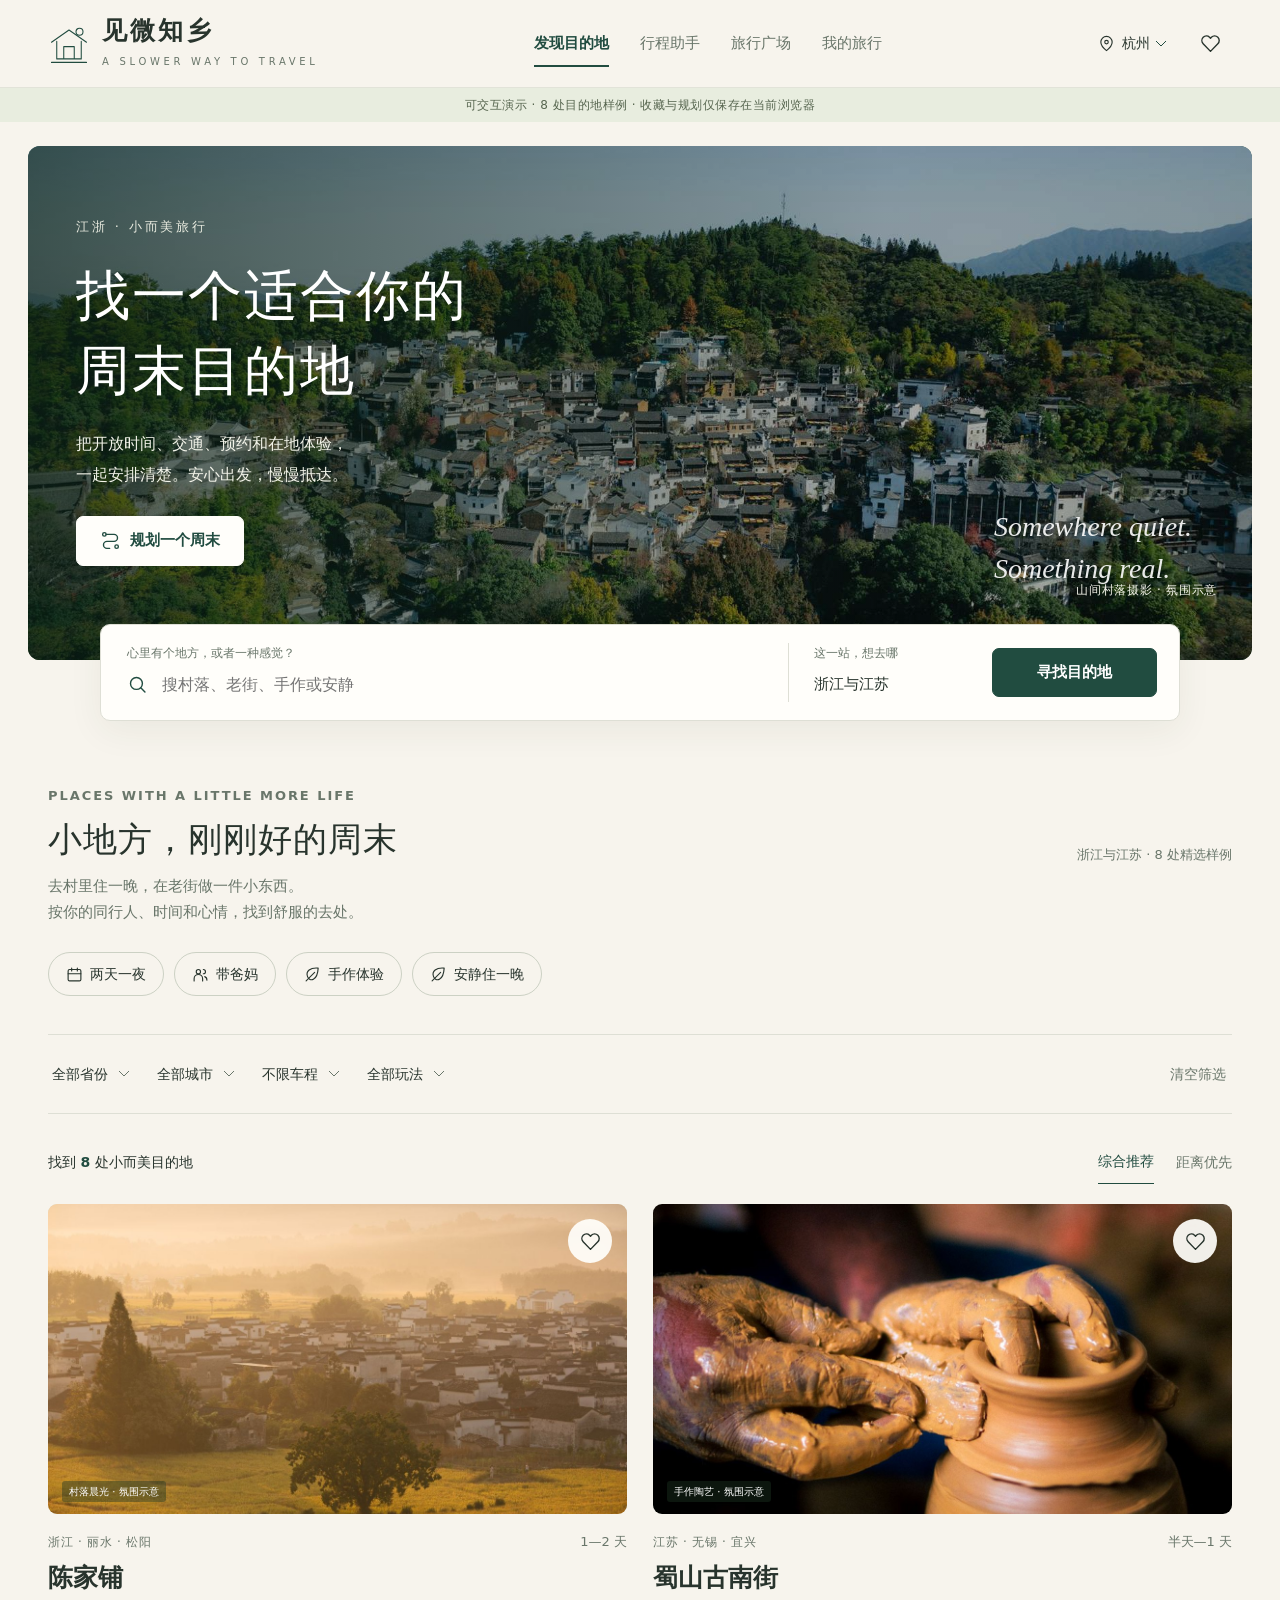
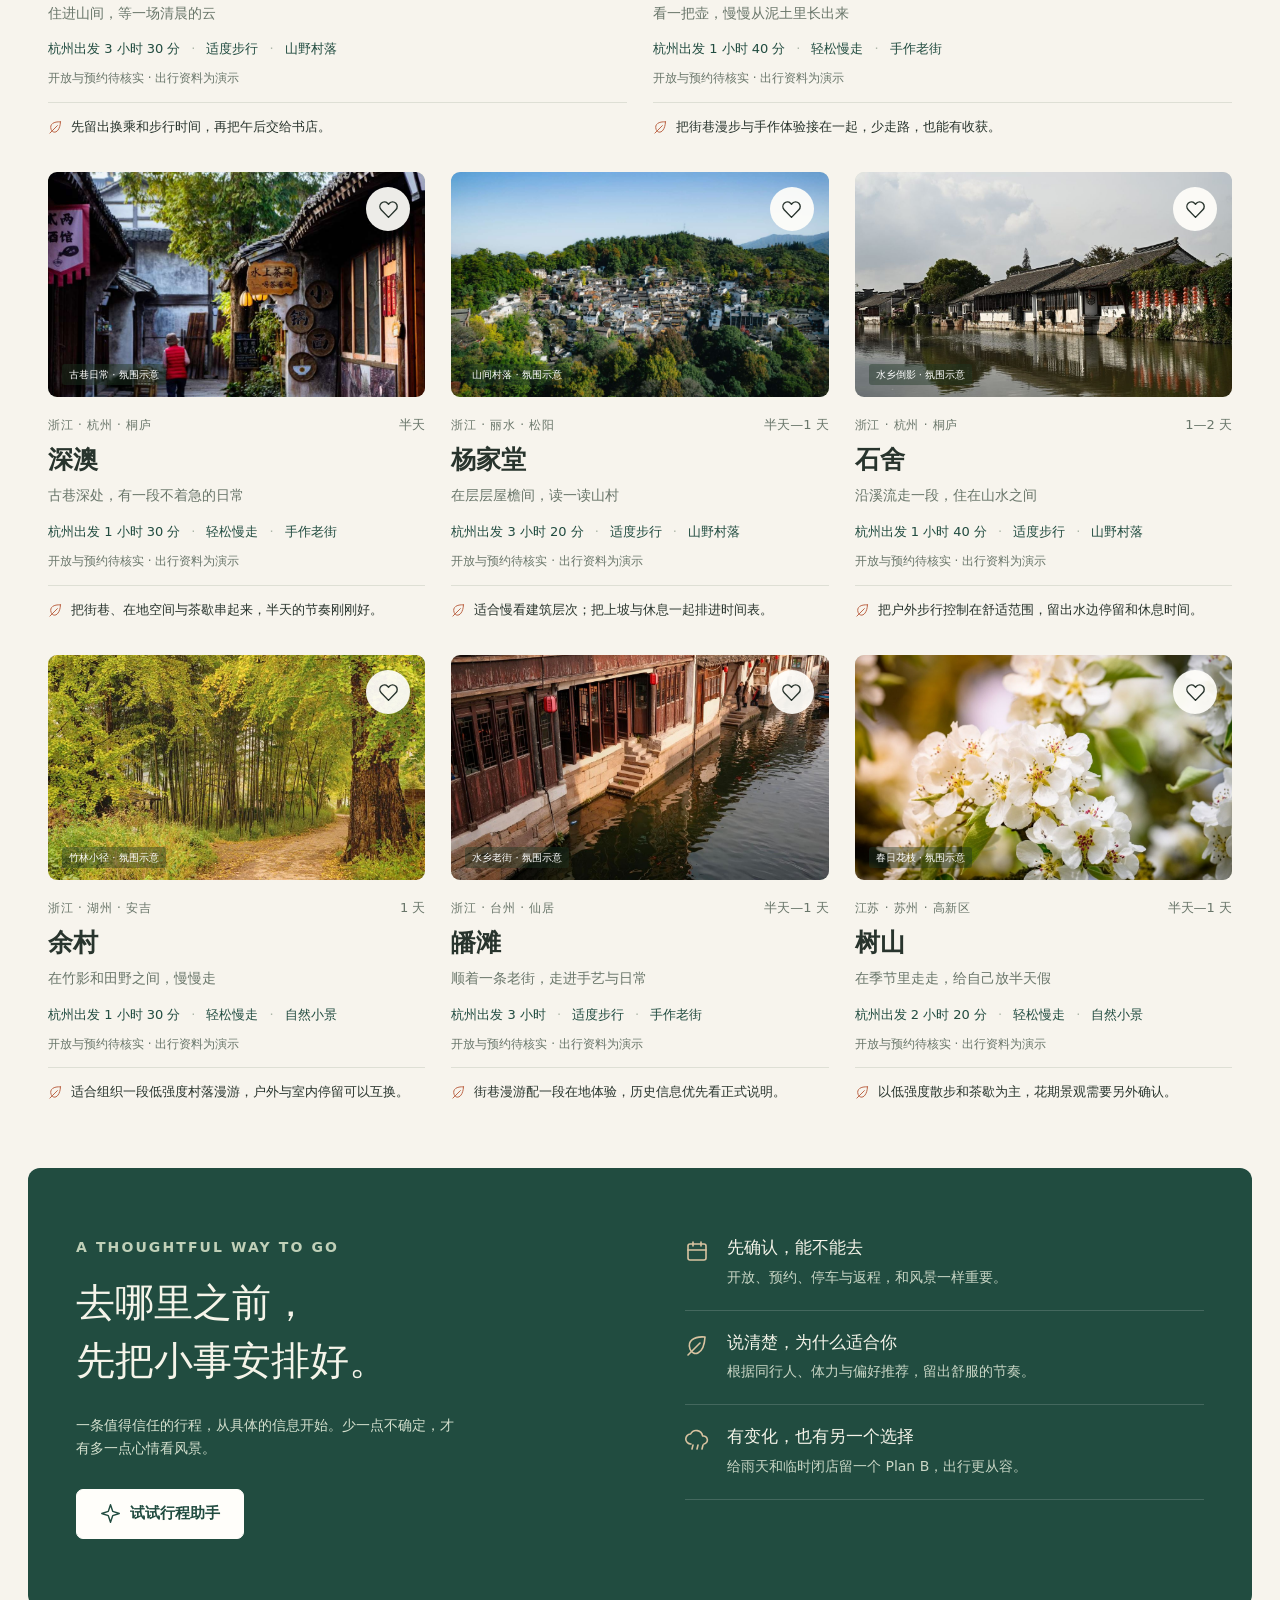
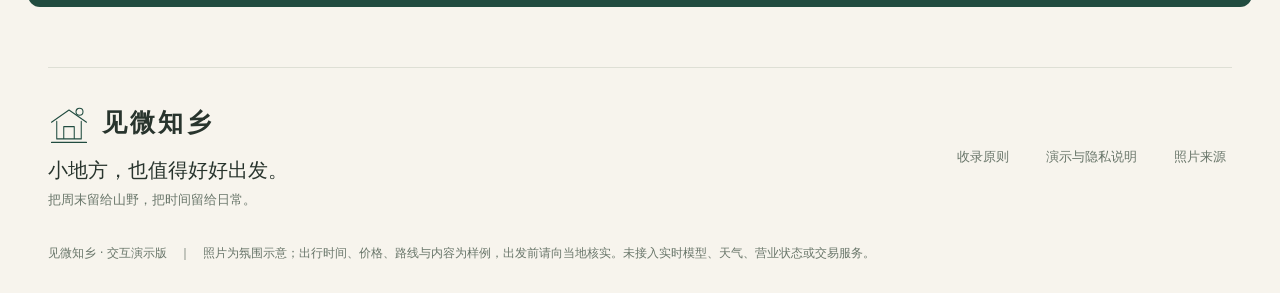
<file: index.html>
<!doctype html>
<html lang="zh-CN">
<head>
  <meta charset="UTF-8">
  <meta name="viewport" content="width=device-width, initial-scale=1">
  <meta name="theme-color" content="#214c40">
  <meta name="description" content="见微知乡，发现江浙小而美目的地。把交通、预约和在地体验，一起安排清楚。">
  <link rel="canonical" href="https://lexstark335-ctrl.github.io/jianwei-village/">
  <title>见微知乡 · 把周末交给山野</title>
  <style>@charset "UTF-8";
:root{--paper:#f7f4ed;--ink:#28342d;--forest:#214c40;--forest2:#173c32;--terra:#bd6749;--muted:#69766a;--line:#dedfd5;--white:#fffefa;--pale:#e9eee5;--radius:12px;--serif:"Songti SC","Noto Serif CJK SC","Source Han Serif SC",SimSun,serif;--sans:Inter,"PingFang SC","Microsoft YaHei",system-ui,sans-serif}
*{box-sizing:border-box}html{scroll-behavior:smooth;scroll-padding-top:100px}body{margin:0;background:var(--paper);color:var(--ink);font:16px/1.7 var(--sans);-webkit-font-smoothing:antialiased}button,input,select,textarea{font:inherit;color:inherit}button,a,input,select,textarea{-webkit-tap-highlight-color:transparent}button,a{touch-action:manipulation}button{cursor:pointer}button{background:none;border:0}button:disabled{cursor:wait;opacity:.6}a{color:inherit;text-decoration:none}img{max-width:100%;display:block}h1,h2,h3,h4,p{margin:0}h1,h2,h3,h4{line-height:1.35}button:focus-visible,a:focus-visible,input:focus-visible,select:focus-visible,textarea:focus-visible{outline:3px solid var(--terra);outline-offset:4px}button svg,a svg{pointer-events:none}svg{width:21px;height:21px;flex-shrink:0;vertical-align:middle;fill:none;stroke:currentColor;stroke-width:1.6;stroke-linecap:round;stroke-linejoin:round}::selection{background:#c8d9c8}.serif{font-family:var(--serif)}.wrap{width:min(1280px,calc(100% - 96px));margin:auto}.narrow{width:min(900px,calc(100% - 96px));margin:auto}.eyebrow{font-size:13px;letter-spacing:.15em;text-transform:uppercase;color:var(--muted);font-weight:600}.subtle{color:var(--muted)}.tiny{font-size:13px;color:var(--muted)}.small{font-size:14px}.terra{color:var(--terra)}.row{display:flex;align-items:center;gap:12px}.between{display:flex;align-items:center;justify-content:space-between;gap:20px}.stack{display:grid;gap:16px}.divider{height:1px;background:var(--line);margin:30px 0}.button{display:inline-flex;justify-content:center;align-items:center;gap:9px;min-height:48px;padding:11px 23px;border-radius:7px;background:var(--forest);color:#fff;font-weight:600;font-size:15px;border:1px solid var(--forest);transition:background .2s,transform .2s}.button:hover{background:var(--forest2);transform:translateY(-1px)}.button.secondary{background:transparent;color:var(--forest);border-color:#b7c4b7}.button.secondary:hover{background:var(--pale)}.button.light{background:var(--white);color:var(--forest);border-color:var(--white)}.button.ghost{color:var(--forest);background:transparent;border:0;padding:8px 0}.button.danger{background:#a64032;border-color:#a64032}.button.small{font-size:14px;min-height:44px;padding:8px 17px}.icon-btn{width:44px;height:44px;display:inline-flex;align-items:center;justify-content:center;border:1px solid var(--line);border-radius:50%;background:var(--white);transition:background .2s,color .2s}.icon-btn:hover{background:var(--pale)}.icon-btn.active{color:var(--terra)}.icon-btn.active svg{fill:var(--terra);stroke:var(--terra)}.text-btn{min-height:44px;color:var(--forest);font-size:14px;text-decoration:underline;text-underline-offset:5px;padding:8px 0}.tag{display:inline-flex;align-items:center;gap:5px;font-size:13px;padding:3px 9px;border-radius:4px;background:var(--pale);color:var(--forest)}.tag.warm{background:#f3e7de;color:#944c31}.tag.plain{background:none;padding:0;color:var(--muted)}.skip-link{position:fixed;left:20px;top:-80px;z-index:100;background:var(--forest);color:white;padding:10px}.skip-link:focus{top:10px}
#header{height:88px;position:sticky;top:0;z-index:30;background:rgba(247,244,237,.96);border-bottom:1px solid rgba(222,223,213,.8);backdrop-filter:blur(15px)}.header-inner{height:100%;display:flex;align-items:center;justify-content:space-between;gap:28px}.brand{display:flex;align-items:center;gap:12px}.brand-mark{width:42px;height:42px;color:var(--forest);stroke-width:1.2}.brand-name{font:600 25px/1.15 var(--serif);letter-spacing:3px}.brand-sub{font-size:10px;letter-spacing:3.7px;color:var(--muted);display:block;margin-top:5px}.desktop-nav{display:flex;align-self:stretch;gap:31px}.desktop-nav a{display:flex;align-items:center;font-size:15px;color:var(--muted);position:relative}.desktop-nav a.active{color:var(--forest);font-weight:600}.desktop-nav a.active:after{content:"";position:absolute;height:2px;background:var(--forest);bottom:20px;left:0;right:0}.header-tools{gap:18px}.origin-select{display:flex;align-items:center;gap:5px;font-size:14px}.origin-select svg{width:17px}.origin-select select{appearance:none;background:transparent;border:0;max-width:94px;min-height:44px;padding:0 20px 0 2px;background-image:url("data:image/svg+xml,%3Csvg width='12' height='8' xmlns='http://www.w3.org/2000/svg'%3E%3Cpath d='m1 1 5 5 5-5' stroke='%23214c40' fill='none'/%3E%3C/svg%3E");background-position:right 3px center;background-repeat:no-repeat}.nav-saved{position:relative;min-width:44px;min-height:44px;display:grid;place-items:center}.nav-saved span{position:absolute;top:0;right:0;font-size:11px;line-height:17px;min-width:17px;border-radius:10px;background:var(--forest);color:white;text-align:center}.demo-line{font-size:12px;text-align:center;background:#e8eddf;color:#56654f;padding:7px 16px;letter-spacing:.04em}.hero{position:relative;margin:24px 28px 0;border-radius:12px;overflow:hidden;height:514px;background:var(--forest)}.hero-image{width:100%;height:100%;object-fit:cover;object-position:center 54%;filter:brightness(.79)}.hero:after{content:"";position:absolute;inset:0;background:linear-gradient(90deg,rgba(12,36,25,.66),rgba(12,36,25,.15) 70%)}.hero-content{position:absolute;inset:0;z-index:1;display:flex;align-items:center;color:#fff}.hero-copy{padding-bottom:25px}.hero .eyebrow{color:#e8eadf;letter-spacing:.22em;font-weight:400}.hero h1{font-family:var(--serif);font-size:clamp(38px,4.25vw,64px);font-weight:500;letter-spacing:2px;line-height:1.37;margin:21px 0}.hero-desc{font-size:16px;color:#f2f3e9;line-height:1.9;margin-bottom:26px;max-width:440px}.hero-bottom{position:absolute;bottom:25px;right:35px;z-index:2;color:#f3f3ea;font-size:12px;letter-spacing:.06em}.hero-aside{position:absolute;right:60px;bottom:70px;z-index:2;color:white;font:italic 28px/1.5 Georgia,serif;opacity:.9}.search-bar{position:relative;margin:-36px auto 0;z-index:3;width:min(1080px,calc(100% - 120px));background:var(--white);padding:18px 22px 18px 26px;border:1px solid var(--line);border-radius:10px;box-shadow:0 10px 35px #293f2710;display:grid;grid-template-columns:1fr 180px 165px;gap:24px;align-items:center}.search-field label{font-size:12px;color:var(--muted);display:block;margin-bottom:3px}.search-input-row{display:flex;align-items:center;gap:12px}.search-input-row input{width:100%;border:0;background:transparent;min-height:35px;font-size:16px;outline:none}.search-input-row svg{color:var(--forest)}.search-region{border-left:1px solid var(--line);padding-left:25px}.search-region select{width:100%;border:0;background:transparent;appearance:none;min-height:35px;font-size:15px}.intro{padding-top:64px}.section-title{font:500 34px/1.4 var(--serif);letter-spacing:1px;margin-top:9px}.section-copy{color:var(--muted);font-size:15px;max-width:490px;margin-top:11px}.intents{display:flex;gap:10px;flex-wrap:wrap;margin-top:27px}.intent{padding:8px 17px;min-height:44px;border:1px solid #ccd1c4;border-radius:24px;display:flex;align-items:center;gap:7px;font-size:14px;transition:.2s}.intent svg{width:17px;height:17px}.intent:hover,.intent.active{background:var(--forest);color:white;border-color:var(--forest)}.catalogue{padding-top:38px;padding-bottom:64px}.filter-bar{border-block:1px solid var(--line);padding:17px 0;display:flex;gap:17px;align-items:center;flex-wrap:wrap}.filter-field{position:relative}.filter-field select{appearance:none;background:transparent;border:0;min-height:44px;padding:8px 28px 8px 4px;font-size:14px;background-image:url("data:image/svg+xml,%3Csvg width='12' height='8' xmlns='http://www.w3.org/2000/svg'%3E%3Cpath d='m1 1 5 5 5-5' stroke='%2369766a' fill='none'/%3E%3C/svg%3E");background-position:right 6px center;background-repeat:no-repeat}.filter-field select:focus{outline-offset:0}.filter-clear{margin-left:auto;min-height:44px;font-size:14px;color:var(--muted)}.result-bar{padding:26px 0 20px;font-size:14px}.result-bar strong{color:var(--forest);font-weight:600}.result-bar .sort{display:flex;gap:22px;font-size:14px}.sort button{padding:5px 0;min-height:44px;color:var(--muted)}.sort button.active{color:var(--forest);border-bottom:1px solid var(--forest)}.destination-grid{display:grid;grid-template-columns:repeat(6,minmax(0,1fr));gap:34px 26px}.destination-card{grid-column:span 2;min-width:0}.destination-card.lead{grid-column:span 3}.card-image{position:relative;overflow:hidden;border-radius:9px;background:#dde2d4}.card-image>a{display:block;overflow:hidden}.card-image img{width:100%;height:225px;object-fit:cover;transition:transform .6s}.lead .card-image img{height:310px}.card-image:hover img{transform:scale(1.035)}.card-image .icon-btn{position:absolute;right:15px;top:15px;border:0;background:#fffefaed;z-index:2}.photo-label{font-size:10px;color:white;background:#1e35236b;position:absolute;bottom:12px;left:14px;padding:2px 7px;border-radius:3px}.card-content{padding-top:17px}.card-location{font-size:12px;letter-spacing:.06em;color:var(--muted)}.card-title{font:600 25px/1.4 var(--serif);margin-top:6px}.card-duration{font-size:13px;color:var(--muted)}.card-description{font-size:14px;color:var(--muted);margin-top:7px}.card-meta{display:flex;gap:11px;flex-wrap:wrap;font-size:13px;color:var(--forest);margin-top:13px}.card-meta span+span:before{content:"·";padding-right:11px;color:#adb7a8}.card-reason{font-size:13px;line-height:1.8;margin-top:13px;padding-top:12px;border-top:1px solid var(--line);display:flex;gap:8px}.card-reason svg{width:15px;height:19px;color:var(--terra);margin-top:3px}.editorial{background:var(--forest);color:#f5f4e9;padding:68px 0;margin:0 28px 60px;border-radius:12px}.editorial-grid{display:grid;grid-template-columns:1fr 1fr;gap:90px}.editorial .eyebrow{color:#c0d0b8}.editorial h2{font:500 39px/1.5 var(--serif);margin:14px 0 23px}.editorial p{font-size:14px;color:#d3dfcd;max-width:380px}.principle{padding:20px 0;border-bottom:1px solid #ffffff28;display:flex;gap:18px}.principle:first-child{padding-top:0}.principle svg{color:#d9c3a1;width:24px;height:24px;margin-top:3px}.principle h3{font-size:17px;font-weight:500;margin-bottom:7px}.principle p{color:#c9d6c5;font-size:14px}.editorial .button{margin-top:28px}.footer-inner{padding:35px 0 32px;display:flex;justify-content:space-between;gap:35px;border-top:1px solid var(--line)}.footer-phrase{font:500 20px var(--serif);margin:12px 0 5px}.footer-links{display:flex;gap:25px;font-size:13px;align-items:center}.footer-links button{min-height:44px;color:var(--muted)}.footer-note{font-size:12px;color:var(--muted);padding-bottom:30px}#mobile-nav{display:none}
.page-top{padding:42px 0 30px}.page-title{font:500 42px/1.4 var(--serif);letter-spacing:1px;margin:10px 0}.page-description{color:var(--muted);font-size:15px}.back-link{display:inline-flex;align-items:center;gap:7px;min-height:44px;font-size:14px;color:var(--muted)}.back-link svg{width:17px}.detail-gallery{position:relative;display:grid;grid-template-columns:2fr 1fr;gap:12px;height:425px;border-radius:12px;overflow:hidden;background:var(--pale)}.detail-gallery img{width:100%;height:100%;object-fit:cover}.detail-gallery>div{overflow:hidden;position:relative}.detail-gallery .gallery-side{display:grid;grid-template-rows:1fr 1fr;gap:12px}.detail-gallery .gallery-side div{overflow:hidden}.detail-label{position:absolute;bottom:14px;left:18px;color:white;font-size:12px;background:#233d2866;padding:3px 9px;border-radius:3px}.detail-layout{display:grid;grid-template-columns:minmax(0,1fr) 310px;gap:65px;align-items:start;padding:35px 0 70px}.detail-body section{padding:30px 0;border-bottom:1px solid var(--line)}.detail-body section:first-child{padding-top:0}.detail-body h2{font:600 27px/1.5 var(--serif);margin-bottom:17px}.detail-body p{font-size:16px;line-height:1.95;color:#566356}.detail-facts{display:grid;grid-template-columns:repeat(3,1fr);gap:20px 18px;padding:25px 0}.fact{display:flex;gap:11px}.fact svg{width:21px;height:21px;color:var(--forest);margin-top:4px}.fact-label{font-size:12px;color:var(--muted)}.fact-value{font-size:15px;margin-top:3px}.fact-note{font-size:12px;color:var(--muted);margin-top:3px}.info-note{background:#eaf0e3;padding:13px 16px;font-size:13px;color:var(--forest);border-radius:6px;line-height:1.8;display:flex;gap:10px}.info-note svg{margin-top:2px;width:18px}.experience{display:flex;gap:20px;padding:20px 0;border-bottom:1px solid var(--line)}.experience:last-child{border:0;padding-bottom:0}.experience-time{font:italic 17px Georgia,serif;color:var(--terra);width:48px;padding-top:3px}.experience h3{font-size:17px;font-weight:600;margin-bottom:5px}.experience p{font-size:14px}.experience .tag{margin-top:10px}.route-list{position:relative;margin:20px 0}.route-stop{position:relative;padding:0 0 25px 29px;border-left:1px solid #b8c7b3;margin-left:7px}.route-stop:last-child{padding-bottom:0;border-left-color:transparent}.route-stop:before{position:absolute;content:"";width:11px;height:11px;border-radius:50%;border:2px solid var(--forest);background:var(--paper);left:-6px;top:7px}.route-stop h3{font-size:16px;margin-bottom:4px}.route-stop p{font-size:14px}.route-stop .tiny{margin-top:7px;display:block}.honest-list{margin:0;padding-left:20px}.honest-list li{padding:5px 0;color:#566356;font-size:15px}.honest-list li::marker{color:var(--terra)}.sidebar{position:sticky;top:115px;background:var(--white);padding:25px;border:1px solid var(--line);border-radius:10px}.sidebar-title{font:600 25px var(--serif);margin:12px 0}.sidebar-price{font:28px Georgia,serif;color:var(--forest)}.sidebar p{font-size:13px;color:var(--muted)}.sidebar .button{width:100%;margin-top:15px}.sidebar .divider{margin:20px 0}.sidebar-item{display:flex;gap:10px;padding:8px 0;font-size:14px}.sidebar-item svg{width:18px;color:var(--forest);margin-top:4px}.mobile-detail-actions{display:none}
.planner-layout{display:grid;grid-template-columns:370px minmax(0,1fr);gap:32px;align-items:start;padding-bottom:60px}.planner-input{background:var(--white);border:1px solid var(--line);border-radius:12px;padding:24px;position:sticky;top:108px}.planner-input h2{font:600 23px var(--serif);margin-bottom:6px}.form-field label{display:block;font-size:13px;font-weight:600;margin-bottom:7px}.form-field{margin-bottom:15px}.form-control{width:100%;min-height:45px;background:#fcfbf6;border:1px solid #d7dcd0;border-radius:6px;padding:9px 11px;font-size:14px;transition:border-color .2s}.form-control:focus{border-color:var(--forest);outline:2px solid #a9bfa455;outline-offset:0}select.form-control{appearance:none;padding-right:26px;background-image:url("data:image/svg+xml,%3Csvg width='12' height='8' xmlns='http://www.w3.org/2000/svg'%3E%3Cpath d='m1 1 5 5 5-5' stroke='%2369766a' fill='none'/%3E%3C/svg%3E");background-position:right 12px center;background-repeat:no-repeat}textarea.form-control{min-height:102px;resize:vertical;line-height:1.8}.form-two{display:grid;grid-template-columns:1fr 1fr;gap:13px}.planner-input .button{width:100%}.example-prompts{display:flex;gap:7px;flex-wrap:wrap;margin:13px 0 18px}.example-prompts button{font-size:12px;color:var(--forest);border-bottom:1px dashed #b8c7b3;padding:5px 0;min-height:34px}.form-error{color:#a64032;font-size:13px;margin-bottom:10px}.parse-recap{font-size:13px;background:var(--pale);padding:12px;border-radius:6px;margin-bottom:15px;line-height:1.9}.clarify{border-left:2px solid var(--terra);padding:12px 15px;background:#f6eee3;margin-bottom:15px;font-size:14px}.clarify .row{flex-wrap:wrap;margin-top:10px}.clarify button{background:white;border:1px solid var(--line);border-radius:5px;padding:5px 10px;font-size:13px;min-height:38px}.planner-empty{min-height:610px;padding:50px 40px 35px;border:1px solid var(--line);border-radius:12px;background:#f1f0e5;overflow:hidden;position:relative}.planner-empty-photo{height:290px;border-radius:9px;overflow:hidden;position:relative}.planner-empty-photo img{width:100%;height:100%;object-fit:cover;opacity:.85}.planner-empty h2{font:500 32px/1.5 var(--serif);margin:26px 0 12px}.planner-empty p{color:var(--muted);font-size:15px;max-width:420px}.planner-empty .row{margin-top:24px;gap:24px;font-size:13px;color:var(--forest)}.planner-empty .row svg{width:17px}.plan-cover{border-radius:12px;overflow:hidden;background:var(--forest);height:210px;position:relative}.plan-cover img{width:100%;height:100%;object-fit:cover;filter:brightness(.58)}.plan-cover-copy{position:absolute;inset:0;padding:25px 30px;display:flex;flex-direction:column;justify-content:flex-end;color:white}.plan-cover h2{font:500 31px var(--serif);margin:10px 0}.plan-cover .eyebrow{color:#e2e8da;font-size:11px}.plan-cover p{font-size:14px;color:#eef0e5}.plan-summary{padding:22px 0;border-bottom:1px solid var(--line);display:flex;gap:25px;flex-wrap:wrap}.plan-summary div{font-size:13px;color:var(--muted)}.plan-summary strong{display:block;color:var(--ink);font-size:16px;font-weight:500}.plan-toolbar{display:flex;justify-content:space-between;gap:10px;padding:20px 0;flex-wrap:wrap}.plan-toolbar .row{flex-wrap:wrap;gap:8px}.toggle{display:inline-flex;gap:7px;align-items:center;min-height:44px;padding:8px 13px;border:1px solid #b7c4b7;border-radius:6px;font-size:13px;color:var(--forest)}.toggle[aria-pressed="true"]{background:var(--forest);color:white}.toggle svg{width:17px}.plan-day{padding:25px 0 15px;border-top:1px solid var(--line)}.plan-day-header{margin-bottom:24px;display:flex;align-items:center;justify-content:space-between;gap:12px}.plan-day-header h3{font:600 23px var(--serif)}.plan-day-header p{font-size:13px;color:var(--muted);margin-top:5px}.timeline-item{display:grid;grid-template-columns:55px 1fr;gap:20px;position:relative;padding-bottom:24px}.timeline-time{font:17px Georgia,serif;color:var(--forest);padding-top:4px}.timeline-content{padding-left:22px;border-left:1px solid #c4cec0;position:relative}.timeline-content:before{position:absolute;content:"";width:7px;height:7px;border:1.5px solid var(--forest);border-radius:50%;background:var(--paper);left:-4.5px;top:8px}.timeline-item.travel .timeline-content:before{background:#a5b69d;border:0;width:5px;height:5px;left:-3px}.timeline-content h4{font-size:16px;font-weight:600}.timeline-content p{font-size:14px;color:var(--muted);margin-top:4px}.timeline-detail{font-size:12px;color:var(--muted);margin-top:7px}.timeline-detail svg{width:13px;height:13px;margin-right:4px}.timeline-item .text-btn{font-size:12px;min-height:32px;padding:3px 0}.plan-notes{padding:18px 20px;background:var(--pale);border-radius:8px;font-size:13px;line-height:1.9;color:var(--forest)}.plan-notes h4{font-size:14px;margin-bottom:7px}.budget-table{width:100%;border-collapse:collapse;font-size:14px}.budget-table th,.budget-table td{text-align:left;padding:12px 0;border-bottom:1px solid var(--line)}.budget-table td:last-child,.budget-table th:last-child{text-align:right}.budget-table tfoot{font-weight:600;color:var(--forest)}.loading-panel{padding:70px 30px;min-height:610px;background:var(--white);border:1px solid var(--line);border-radius:12px}.spinner{height:34px;width:34px;border:2px solid #d9e1d3;border-top-color:var(--forest);border-radius:50%;animation:spin 1s linear infinite;margin:0 auto 24px}.loading-panel h2{text-align:center;font:25px var(--serif)}.loading-panel p{text-align:center;color:var(--muted);font-size:14px;margin-top:12px}.skeleton{height:14px;background:linear-gradient(90deg,#e9ede2,#f6f7f0,#e9ede2);background-size:200% 100%;animation:shimmer 1.5s infinite;border-radius:5px;margin:24px 0}.skeleton.large{height:110px;margin-top:45px}.skeleton.short{width:65%}@keyframes spin{to{transform:rotate(360deg)}}@keyframes shimmer{to{background-position:-200% 0}}
.community-heading{display:grid;grid-template-columns:1fr 340px;align-items:end;gap:50px}.community-intro{font:24px/1.7 var(--serif);color:#77826d;padding-bottom:8px}.tabs{display:flex;gap:27px;border-bottom:1px solid var(--line);margin:24px 0 30px}.tabs button{padding:12px 0;min-height:48px;color:var(--muted);font-size:15px}.tabs button.active{color:var(--forest);border-bottom:2px solid var(--forest);font-weight:600}.community-grid{display:grid;grid-template-columns:repeat(2,minmax(0,1fr));gap:36px 32px;padding-bottom:65px}.post-card{border-bottom:1px solid var(--line);padding-bottom:25px}.post-image{height:290px;position:relative;overflow:hidden;border-radius:9px;display:block;width:100%;padding:0}.post-image img{height:100%;width:100%;object-fit:cover;transition:transform .4s}.post-image:hover img{transform:scale(1.025)}.post-author{display:flex;align-items:center;gap:11px;margin-top:20px;font-size:14px}.avatar{width:37px;height:37px;border-radius:50%;display:grid;place-items:center;background:#dfe6d6;color:var(--forest);font-family:var(--serif);font-size:17px}.post-author small{display:block;font-size:12px;color:var(--muted)}.post-title{font:600 24px/1.5 var(--serif);margin:16px 0 10px}.post-text{font-size:15px;color:var(--muted);line-height:1.9}.post-attachment{margin-top:18px;border:1px solid #d8dfd0;border-radius:6px;padding:12px 14px;display:flex;align-items:center;justify-content:space-between;gap:14px;background:#f0f2e8}.post-attachment strong{font-size:14px;font-weight:500}.post-attachment small{font-size:12px;display:block;color:var(--muted)}.post-attachment button{font-size:13px;color:var(--forest);white-space:nowrap;min-height:44px}.post-actions{display:flex;gap:23px;margin-top:15px;font-size:13px}.post-actions button{display:flex;gap:7px;align-items:center;color:var(--muted);min-height:44px}.post-actions svg{width:18px;height:18px}.post-actions .active{color:var(--terra)}.post-actions .active svg{fill:#bd674930;stroke:var(--terra)}.profile-intro{display:flex;gap:25px;align-items:center;padding:45px 0 30px}.profile-avatar{width:80px;height:80px;border-radius:50%;background:#dfe6d6;display:grid;place-items:center;color:var(--forest);font:33px var(--serif)}.profile-name{font:600 31px var(--serif);margin-bottom:8px}.profile-stats{margin-left:auto;display:flex;gap:37px;text-align:center}.profile-stats strong{display:block;font:30px Georgia,serif;color:var(--forest)}.profile-stats span{font-size:12px;color:var(--muted)}.profile-content{min-height:380px;padding-bottom:60px}.saved-grid{display:grid;grid-template-columns:repeat(3,minmax(0,1fr));gap:25px}.saved-plan{border:1px solid var(--line);border-radius:9px;overflow:hidden;background:var(--white)}.saved-plan>img{height:170px;width:100%;object-fit:cover}.saved-plan-body{padding:20px}.saved-plan h3{font:600 23px var(--serif);margin:6px 0}.saved-plan p{font-size:13px;color:var(--muted);margin-top:8px}.saved-plan .row{margin-top:18px;justify-content:space-between}.empty-state{text-align:center;padding:65px 20px;border:1px dashed #bdc9b5;border-radius:10px;background:#eff1e7}.empty-state svg{width:36px;height:36px;color:var(--forest);margin-bottom:15px}.empty-state h3{font:500 25px var(--serif);margin-bottom:10px}.empty-state p{font-size:14px;color:var(--muted);margin-bottom:23px}.visit-list{display:grid;gap:15px}.visit-row{display:flex;align-items:center;gap:20px;padding:18px;border:1px solid var(--line);border-radius:9px}.visit-row img{width:90px;height:70px;object-fit:cover;border-radius:6px}.visit-row h3{font:600 21px var(--serif)}.visit-row p{font-size:13px;color:var(--muted)}.visit-row .icon-btn{margin-left:auto}.preference-panel{max-width:600px;background:var(--white);border:1px solid var(--line);border-radius:10px;padding:28px}.profile-actions{display:flex;gap:20px;align-items:center;margin:20px 0}.empty-photo{background:linear-gradient(135deg,#dce4d3,#899b7b);min-height:120px}.img-fallback{background:linear-gradient(135deg,#dce4d3,#8b9d7c);width:100%;height:100%;min-height:140px;display:flex;align-items:center;justify-content:center;font-family:var(--serif);color:#f7f4ed;letter-spacing:3px;padding:25px;text-align:center}
.modal-backdrop{position:fixed;inset:0;background:#16281f77;z-index:90;display:grid;place-items:center;padding:24px;backdrop-filter:blur(5px);animation:fade-in .18s}.modal{background:var(--paper);border-radius:13px;width:min(620px,100%);max-height:90dvh;overflow:auto;padding:30px;box-shadow:0 20px 80px #13251e33}.modal.wide{width:min(780px,100%)}.modal-head{display:flex;align-items:center;justify-content:space-between;gap:18px;margin-bottom:23px}.modal-head h2{font:600 27px var(--serif)}.modal-head .icon-btn{width:40px;height:40px;flex-shrink:0}.modal p{font-size:14px;line-height:1.9;color:var(--muted)}.modal ul{padding-left:20px;font-size:14px;color:var(--muted)}.modal-actions{display:flex;justify-content:flex-end;gap:12px;margin-top:25px}.comment-row{padding:14px 0;border-bottom:1px solid var(--line)}.comment-row strong{font-size:14px;color:var(--forest)}.comment-row p{margin-top:5px}.comment-form{display:flex;gap:10px;margin-top:20px}.comment-form input{min-width:0}.preview-post{border:1px solid var(--line);padding:20px;border-radius:8px;margin-top:18px}.preview-post h3{font:24px var(--serif);margin-bottom:12px}.post-detail-photo{height:290px;width:100%;object-fit:cover;border-radius:8px;margin-bottom:20px}.credits{display:grid;gap:16px;font-size:13px}.credits a{text-decoration:underline;text-underline-offset:3px;color:var(--forest)}.credit-item{padding-bottom:15px;border-bottom:1px solid var(--line)}.modal .info-note{color:var(--forest);margin-top:18px}.default-list{font-size:12px;color:var(--muted);margin-top:12px;line-height:1.8}#toast{position:fixed;bottom:32px;left:50%;transform:translate(-50%,15px);background:var(--forest2);color:white;padding:12px 22px;border-radius:8px;z-index:120;font-size:14px;box-shadow:0 8px 30px #12281b33;opacity:0;pointer-events:none;transition:.2s;max-width:calc(100vw - 40px);text-align:center}#toast.show{opacity:1;transform:translate(-50%,0)}@keyframes fade-in{from{opacity:0;transform:translateY(5px)}to{opacity:1;transform:translateY(0)}}main{animation:fade-in .2s ease-out}
@media(min-width:1500px){.hero{height:560px}.hero-copy{padding-bottom:20px}}
@media(max-width:1100px){.wrap{width:calc(100% - 56px)}.desktop-nav{gap:20px}.header-tools{gap:6px}.brand-name{font-size:23px}.brand-sub{letter-spacing:3px;font-size:9px}.search-bar{width:calc(100% - 100px)}.planner-layout{grid-template-columns:330px minmax(0,1fr);gap:25px}.detail-layout{gap:35px;grid-template-columns:minmax(0,1fr) 280px}.detail-facts{grid-template-columns:repeat(2,1fr)}.hero-aside{display:none}.editorial-grid{gap:55px}.card-image img{height:200px}.lead .card-image img{height:260px}.footer-links{gap:16px}}
@media(max-width:800px){#header{height:74px}.desktop-nav{gap:16px}.desktop-nav a{font-size:14px}.desktop-nav a.active:after{bottom:14px}.header-tools .nav-saved{display:none}.brand-sub{display:none}.brand-mark{width:34px;height:34px}.brand-name{font-size:22px;letter-spacing:2px}.brand{gap:8px}.origin-select select{font-size:13px;max-width:80px}.hero{height:470px;margin:18px 20px 0}.hero h1{font-size:46px}.search-bar{grid-template-columns:1fr 130px;width:calc(100% - 72px);gap:16px}.search-region{display:none}.destination-card{grid-column:span 3}.lead .card-image img{height:235px}.card-image img{height:235px}.editorial{margin-inline:20px}.editorial-grid{grid-template-columns:1fr;gap:40px}.editorial h2 br{display:none}.editorial h2{font-size:33px}.editorial p{max-width:none}.planner-layout{grid-template-columns:1fr}.planner-input{position:static}.planner-input form{display:grid;grid-template-columns:1fr 1fr;gap:0 20px}.planner-input .full{grid-column:1/-1}.planner-empty{min-height:440px}.planner-empty-photo{height:230px}.detail-layout{grid-template-columns:minmax(0,1fr) 250px;gap:25px}.detail-gallery{height:320px}.detail-body h2{font-size:25px}.detail-facts{gap:20px 10px}.fact{gap:7px}.fact svg{width:17px}.fact-value{font-size:14px}.sidebar{padding:18px}.community-heading{grid-template-columns:1fr 230px;gap:30px}.community-intro{font-size:20px}.post-image{height:230px}.saved-grid{grid-template-columns:repeat(2,minmax(0,1fr))}.profile-stats{gap:24px}.footer-inner{display:block}.footer-links{margin-top:20px}.page-title{font-size:36px}.filter-bar{gap:10px}.profile-intro{gap:17px}}
@media(max-width:640px){body{font-size:15px;padding-bottom:73px}.wrap,.narrow{width:calc(100% - 36px)}#header{height:67px}.brand-name{font-size:22px}.brand-mark{width:32px;height:32px}.desktop-nav{display:none}.header-tools .nav-saved{display:grid}.header-tools{gap:12px}.origin-select svg{width:15px}.origin-select select{max-width:81px}.demo-line{font-size:10px;padding:6px 12px;letter-spacing:0}.hero{margin:12px 12px 0;height:447px;border-radius:9px}.hero-content .wrap{width:calc(100% - 46px)}.hero-copy{padding-bottom:35px}.hero h1{font-size:39px;letter-spacing:1px;margin:17px 0;line-height:1.42}.hero .eyebrow{font-size:11px;letter-spacing:.18em}.hero-desc{font-size:13px;line-height:1.9;max-width:260px;margin-bottom:22px}.hero-bottom{bottom:18px;right:18px;font-size:10px}.hero .button{font-size:13px;min-height:43px;padding:9px 17px}.hero-image{object-position:63% center}.hero:after{background:linear-gradient(90deg,#102c20b0,#102c2030)}.search-bar{width:calc(100% - 46px);grid-template-columns:1fr 84px;padding:12px 14px;gap:10px;margin-top:-26px;border-radius:8px}.search-field label{font-size:10px}.search-input-row{gap:8px}.search-input-row input{font-size:13px}.search-input-row svg{width:17px}.search-bar .button{font-size:13px;padding:9px 11px;min-height:44px}.intro{padding-top:43px}.intro .between{align-items:flex-start}.section-title{font-size:28px}.section-copy{font-size:13px;line-height:1.9}.intro .eyebrow{font-size:10px}.intro .tiny{display:none}.intents{gap:7px;margin-top:20px}.intent{font-size:12px;padding:7px 11px;min-height:40px}.intent svg{width:15px;height:15px}.catalogue{padding-top:25px;padding-bottom:38px}.filter-bar{gap:4px;padding:10px 0;display:grid;grid-template-columns:1fr 1fr 1fr}.filter-field select{font-size:12px;width:100%;padding-left:0;padding-right:17px}.filter-clear{font-size:12px;grid-column:3;grid-row:2;min-height:32px}.filter-field.city-filter{display:none}.result-bar{padding:17px 0 16px;font-size:12px}.result-bar .sort{gap:16px;font-size:12px}.destination-grid{grid-template-columns:1fr;gap:28px}.destination-card,.destination-card.lead{grid-column:auto}.card-image img,.lead .card-image img{height:240px}.destination-card:nth-child(n+3){display:grid;grid-template-columns:125px minmax(0,1fr);gap:15px;padding-bottom:22px;border-bottom:1px solid var(--line)}.destination-card:nth-child(n+3) .card-image img{height:160px}.destination-card:nth-child(n+3) .card-content{padding-top:0}.destination-card:nth-child(n+3) .card-title{font-size:22px;margin-top:5px}.destination-card:nth-child(n+3) .card-description{font-size:12px;line-height:1.7}.destination-card:nth-child(n+3) .card-meta{font-size:11px;gap:7px;margin-top:8px}.destination-card:nth-child(n+3) .card-meta span+span:before{padding-right:7px}.destination-card:nth-child(n+3) .card-meta span:last-child{display:none}.destination-card:nth-child(n+3) .card-reason{font-size:11px;margin-top:9px;padding-top:8px;line-height:1.6}.destination-card:nth-child(n+3) .card-reason svg{display:none}.destination-card:nth-child(n+3) .card-location{font-size:10px}.destination-card:nth-child(n+3) .card-image .icon-btn{width:36px;height:36px;right:8px;top:8px}.destination-card:nth-child(n+3) .photo-label{left:7px;bottom:8px;font-size:9px;padding:2px 4px}.destination-card:nth-child(n+3) .card-duration{display:none}.card-content{padding-top:14px}.card-title{font-size:26px}.card-location{font-size:11px}.card-description{font-size:13px}.card-meta{font-size:12px;margin-top:10px}.card-reason{font-size:12px;margin-top:10px}.editorial{margin:0 12px 30px;padding:35px 0}.editorial .wrap{width:calc(100% - 38px)}.editorial-grid{gap:30px}.editorial h2{font-size:28px;line-height:1.55}.editorial .eyebrow{font-size:10px}.editorial p,.principle p{font-size:13px}.principle{padding:17px 0;gap:14px}.principle h3{font-size:16px}.footer-inner{padding:25px 0 17px}.footer-phrase{font-size:18px}.footer-links{gap:19px;flex-wrap:wrap;margin-top:14px;font-size:12px}.footer-note{font-size:10px;line-height:1.9;padding-bottom:20px}#mobile-nav{position:fixed;bottom:0;left:0;right:0;display:grid;grid-template-columns:repeat(4,1fr);height:71px;padding-bottom:env(safe-area-inset-bottom,0);background:rgba(255,254,250,.97);border-top:1px solid var(--line);backdrop-filter:blur(12px);z-index:35}#mobile-nav a{font-size:10px;color:var(--muted);display:flex;flex-direction:column;align-items:center;justify-content:center;gap:3px}#mobile-nav a svg{width:21px;height:21px}#mobile-nav a.active{color:var(--forest);font-weight:600}#mobile-nav a.active svg{stroke-width:2}.page-top{padding:22px 0 23px}.page-title{font-size:32px;margin:5px 0 9px}.page-description{font-size:13px}.back-link{font-size:12px;min-height:36px}.detail-gallery{height:255px;gap:7px;grid-template-columns:1fr}.detail-gallery .gallery-side{display:none}.detail-label{font-size:10px;bottom:10px;left:12px}.detail-layout{display:block;padding-top:24px;padding-bottom:85px}.sidebar{display:none}.detail-body section{padding:25px 0}.detail-body h2{font-size:25px;margin-bottom:13px}.detail-body p{font-size:14px}.detail-facts{grid-template-columns:repeat(2,1fr);gap:20px 13px;padding:18px 0}.fact svg{width:18px;height:18px}.fact-label{font-size:11px}.fact-value{font-size:14px}.fact-note{font-size:11px}.info-note{font-size:12px;padding:12px;gap:8px}.experience{gap:15px;padding:16px 0}.experience-time{font-size:15px;width:43px}.experience h3{font-size:16px}.experience p{font-size:13px}.route-stop h3{font-size:15px}.route-stop p{font-size:13px}.honest-list li{font-size:14px}.mobile-detail-actions{display:flex;position:fixed;bottom:70px;left:0;right:0;padding:10px 18px;background:var(--white);border-top:1px solid var(--line);z-index:34;gap:10px}.mobile-detail-actions .button{flex:1;min-height:44px;font-size:13px;padding:9px 13px}.planner-layout{gap:22px;padding-bottom:35px}.planner-input{padding:20px}.planner-input h2{font-size:23px}.planner-input form{display:block}.planner-input>.tiny{font-size:11px}.form-control{font-size:13px}.form-field label{font-size:12px}.example-prompts button{font-size:11px}.planner-empty{padding:23px;min-height:420px}.planner-empty-photo{height:205px}.planner-empty h2{font-size:27px;margin:21px 0 10px}.planner-empty p{font-size:13px}.planner-empty .row{font-size:11px;gap:15px}.plan-cover{height:185px}.plan-cover-copy{padding:21px}.plan-cover h2{font-size:27px}.plan-cover p{font-size:12px}.plan-summary{gap:20px;padding:18px 0}.plan-summary div{font-size:11px}.plan-summary strong{font-size:14px}.plan-toolbar{padding:15px 0;gap:9px}.plan-toolbar .button{font-size:12px;padding:8px 13px}.toggle{font-size:12px;padding:7px 10px}.plan-day{padding:20px 0 10px}.plan-day-header h3{font-size:22px}.plan-day-header p{font-size:12px}.timeline-item{grid-template-columns:45px 1fr;gap:10px;padding-bottom:21px}.timeline-time{font-size:15px}.timeline-content{padding-left:16px}.timeline-content h4{font-size:15px}.timeline-content p{font-size:13px}.timeline-detail{font-size:11px}.plan-notes{font-size:12px;padding:15px}.default-list{font-size:11px}.community-heading{display:block}.community-intro{font-size:19px;margin-top:15px;padding-left:15px;border-left:2px solid var(--line)}.community-heading .button{font-size:13px;padding:9px 15px}.community-grid{grid-template-columns:1fr;gap:28px;padding-bottom:35px}.tabs{gap:23px;overflow-x:auto;margin-top:15px;white-space:nowrap}.tabs button{font-size:13px}.post-image{height:250px}.post-title{font-size:24px}.post-text{font-size:14px}.post-author{font-size:13px;margin-top:15px}.post-actions{gap:23px;font-size:12px}.post-attachment{padding:11px}.post-attachment strong{font-size:13px}.post-attachment small{font-size:11px}.profile-intro{padding:30px 0 18px;flex-wrap:wrap;gap:16px}.profile-avatar{width:61px;height:61px;font-size:27px}.profile-name{font-size:26px}.profile-intro .small{font-size:12px}.profile-stats{width:100%;margin:10px 0 0;justify-content:space-around;padding-top:15px;border-top:1px solid var(--line)}.profile-stats strong{font-size:26px}.profile-stats span{font-size:11px}.saved-grid{grid-template-columns:1fr}.saved-plan>img{height:185px}.profile-actions{flex-wrap:wrap;font-size:12px}.empty-state{padding:45px 17px}.empty-state h3{font-size:24px}.empty-state p{font-size:13px}.preference-panel{padding:20px}.visit-row{padding:12px;gap:13px}.visit-row img{width:68px;height:65px}.visit-row h3{font-size:19px}.visit-row p{font-size:11px}.visit-row .icon-btn{width:36px;height:36px}.modal-backdrop{padding:14px}.modal{padding:22px;max-height:88dvh;border-radius:11px}.modal-head{margin-bottom:18px}.modal-head h2{font-size:24px}.modal p{font-size:13px}.modal .button{font-size:13px;padding-inline:16px}.post-detail-photo{height:210px}.comment-form{flex-wrap:wrap}.comment-form .button{margin-left:auto}.comment-form input{flex:1;min-width:150px}#toast{bottom:90px;font-size:13px;width:max-content;max-width:calc(100vw - 32px)}.profile-content{padding-bottom:35px}}
@media(prefers-reduced-motion:reduce){html{scroll-behavior:auto}*,*:before,*:after{animation:none!important;transition:none!important}.spinner{border-color:var(--forest)}}

/* Final responsive fit adjustments */
.hero-bottom{bottom:60px}.card-availability{font-size:12px;color:var(--muted);margin-top:8px}.search-bar .button{white-space:nowrap}
@media(max-width:640px){body{font-size:16px}.hero-bottom{bottom:45px}.search-bar{grid-template-columns:1fr 94px}.search-bar .button{font-size:12px;padding-inline:8px}.filter-bar{grid-template-columns:repeat(2,minmax(0,1fr))}.filter-field.city-filter{display:block}.filter-field select{font-size:14px}.filter-clear{grid-column:1/-1;grid-row:auto;justify-self:end}.destination-card:nth-child(n+3) .card-availability{font-size:11px;line-height:1.6}.destination-card:nth-child(n+3) .card-description{font-size:13px}.destination-card:nth-child(n+3) .card-reason{font-size:12px}.destination-card:nth-child(n+3) .card-location{font-size:11px}.destination-card:nth-child(n+3) .card-meta{font-size:12px}.hero .search-field{min-width:0}}

.plan-day-header>.text-btn{white-space:nowrap;flex-shrink:0}.experience-time{flex-shrink:0}@media(max-width:640px){.detail-body section>.between{align-items:flex-start}.detail-body section>.between>.tiny{max-width:82px;flex-shrink:0}.plan-day-header h3{font-size:21px}}
</style>
</head>
<body>
  <a class="skip-link" href="#main">跳到主要内容</a>
  <header id="header"></header>
  <main id="main" tabindex="-1"></main>
  <footer id="footer"></footer>
  <nav id="mobile-nav" aria-label="移动导航"></nav>
  <div id="modal-root"></div>
  <div id="toast" role="status" aria-live="polite"></div>
  <script>const PHOTO_ASSETS = {"ancient": "docs/assets/ancient.jpg", "bamboo": "docs/assets/bamboo.jpg", "earth": "docs/assets/earth.jpg", "hero": "docs/assets/hero.jpg", "lane": "docs/assets/lane.jpg", "pear": "docs/assets/pear.jpg", "pottery": "docs/assets/pottery.jpg", "village": "docs/assets/village.jpg", "water": "docs/assets/water.jpg"};
const PHOTO_CREDITS = {"checked_on": "2026-11-20", "display_label": "氛围示意", "usage_note": "All photographs are licensed Pexels stock imagery. They are atmosphere illustrations, not verified photographs of the listed travel destinations, and do not imply endorsement or commercial partnership. Assets may be resized/cropped/compressed for web use.", "license_name": "Pexels License", "license_url": "https://www.pexels.com/license/", "license_summary": "Free personal and commercial use; attribution appreciated but not required. Do not imply endorsement or redistribute as a stock-photo library.", "photos": [{"file": "hero.jpg", "author": "jason hu", "title": "Aerial View of Scenic Chinese Village Among Lush Hills", "source_url": "https://www.pexels.com/photo/aerial-view-of-scenic-chinese-village-among-lush-hills-29611975/", "image_url": "https://images.pexels.com/photos/29611975/pexels-photo-29611975.jpeg?auto=compress&cs=tinysrgb&w=2000", "source_location": "Huangshan, China", "label": "山间村落 · 氛围示意", "target_width": 1800, "target_bytes": 350000}, {"file": "village.jpg", "author": "zhiming long", "title": "Scenic Sunrise Over Traditional Chinese Village", "source_url": "https://www.pexels.com/photo/scenic-sunrise-over-traditional-chinese-village-34216866/", "image_url": "https://images.pexels.com/photos/34216866/pexels-photo-34216866.jpeg?auto=compress&cs=tinysrgb&w=1400", "source_location": "Huangshan, China", "label": "村落晨光 · 氛围示意", "target_width": 1200, "target_bytes": 180000}, {"file": "earth.jpg", "author": "Bluesea Tea", "title": "Green Tea Field", "source_url": "https://www.pexels.com/photo/green-tea-field-16264708/", "image_url": "https://images.pexels.com/photos/16264708/pexels-photo-16264708.jpeg?auto=compress&cs=tinysrgb&w=1400", "source_location": "Hangzhou, Zhejiang, China", "label": "江南茶田 · 氛围示意", "target_width": 1200, "target_bytes": 180000}, {"file": "pottery.jpg", "author": "Aakash Goel", "title": "Close-up of Artisan Hands Crafting Pottery on Wheel", "source_url": "https://www.pexels.com/photo/close-up-of-artisan-hands-crafting-pottery-on-wheel-30147980/", "image_url": "https://images.pexels.com/photos/30147980/pexels-photo-30147980.jpeg?auto=compress&cs=tinysrgb&w=1400", "source_location": null, "label": "手作陶艺 · 氛围示意", "target_width": 1200, "target_bytes": 180000}, {"file": "water.jpg", "author": "Qing Luo", "title": "Traditional Chinese Water Town Scene with Reflections", "source_url": "https://www.pexels.com/photo/traditional-chinese-water-town-scene-with-reflections-29372780/", "image_url": "https://images.pexels.com/photos/29372780/pexels-photo-29372780.jpeg?auto=compress&cs=tinysrgb&w=1400", "source_location": "China", "label": "水乡倒影 · 氛围示意", "target_width": 1200, "target_bytes": 180000}, {"file": "lane.jpg", "author": "Richard L", "title": "Charming Narrow Alleyway in Ancient Chinese Town", "source_url": "https://www.pexels.com/photo/charming-narrow-alleyway-in-ancient-chinese-town-33623759/", "image_url": "https://images.pexels.com/photos/33623759/pexels-photo-33623759.jpeg?auto=compress&cs=tinysrgb&w=1400", "source_location": "China", "label": "古巷日常 · 氛围示意", "target_width": 1000, "target_bytes": 180000}, {"file": "bamboo.jpg", "author": "Man Fong Wong", "title": "Scenic Pathway Through Bamboo Forest in Guilin", "source_url": "https://www.pexels.com/photo/scenic-pathway-through-bamboo-forest-in-guilin-40407113/", "image_url": "https://images.pexels.com/photos/40407113/pexels-photo-40407113.jpeg?auto=compress&cs=tinysrgb&w=1400", "source_location": "Guilin, Guangxi, China", "label": "竹林小径 · 氛围示意", "target_width": 1200, "target_bytes": 180000}, {"file": "pear.jpg", "author": "Adriaan Westra", "title": "Close-up of Beautiful White Spring Blossoms", "source_url": "https://www.pexels.com/photo/close-up-of-beautiful-white-spring-blossoms-37037472/", "image_url": "https://images.pexels.com/photos/37037472/pexels-photo-37037472.jpeg?auto=compress&cs=tinysrgb&w=1400", "source_location": null, "label": "春日梨花 · 氛围示意", "target_width": 1200, "target_bytes": 180000}, {"file": "ancient.jpg", "author": "Garrison Gao", "title": "Traditional Water Town in Suzhou, China", "source_url": "https://www.pexels.com/photo/traditional-water-town-in-suzhou-china-36466095/", "image_url": "https://images.pexels.com/photos/36466095/pexels-photo-36466095.jpeg?auto=compress&cs=tinysrgb&w=1400", "source_location": "Suzhou, Jiangsu, China", "label": "水乡老街 · 氛围示意", "target_width": 1200, "target_bytes": 180000}]};
const PHOTO_LABELS={hero:'山间村落',village:'村落晨光',earth:'江南茶田',pottery:'手作陶艺',water:'水乡倒影',lane:'古巷日常',bamboo:'竹林小径',pear:'春日花枝',ancient:'水乡老街'};
const DESTINATIONS=[
 {id:'chenjiapu',name:'陈家铺',city:'丽水',county:'松阳',province:'浙江',image:'village',secondary:'hero',category:'山野村落',tags:['安静住一晚','两天一夜','看山看水'],days:'1—2 天',duration:2,score:96,drive:{杭州:210,上海:300,南京:330},strength:'中',mood:'住进山间，等一场清晨的云',reason:'先留出换乘和步行时间，再把午后交给书店。',intro:'顺着山势展开的村落，是这趟旅行的主角。把行程留白，看看建筑、读一会儿书，等光线慢慢从山谷移到窗前。比起多走几个点，更适合认真待一晚。',culture:'这里适合从“坡地上的生活”理解村落：房屋顺坡排列，石阶连接家门与公共空间。沿路观察材料、屋檐与高差，比匆匆经过观景台更能读懂一个村子的日常。',walk:'演示路线约 1.2 公里，含连续台阶',fee:'村落公共区域免费（示例）',hours:'公共区域全天；室内场所另核',booking:'部分住宿与体验需提前联系',parking:'外围停车后换乘（规则待核实）',returnTime:null,risks:['连续台阶较多，低体力出行建议缩短路线。','山间天气变化快，云海并非固定节目。','夜间餐饮和返程交通请提前确认。'],activities:[['村落漫步','沿石阶观察屋檐与坡地建筑','90 分钟','村落公共区域'],['书店午后','找一个靠窗位置，给阅读留出时间','90 分钟','室内休息'],['清晨观景','在就近安全位置观察山谷光线','45 分钟','视天气调整']],alternatives:['室内阅读与建筑观察','村内茶室休息','缩短为主路往返'],cost:170,hotel:210,transport:120,food:90},
 {id:'yangjiatang',name:'杨家堂',city:'丽水',county:'松阳',province:'浙江',image:'hero',secondary:'village',category:'山野村落',tags:['安静住一晚','两天一夜','看山看水'],days:'半天—1 天',duration:1,score:92,drive:{杭州:200,上海:290,南京:320},strength:'中',mood:'在层层屋檐间，读一读山村',reason:'适合慢看建筑层次；把上坡与休息一起排进时间表。',intro:'这是一段适合放慢脚步的建筑漫游。沿村道看屋檐如何顺着坡地展开，停下来观察墙面、门窗与生活痕迹。半天不贪多，把停留本身变成旅行。',culture:'村落建筑的层次来自地形和生活需要。走到转角看一看院落之间的关系，再回到主路观察门窗与材料，就能发现“整齐”之外更细微的秩序。',walk:'演示路线约 1 公里，有坡道与台阶',fee:'公共区域免费（示例）',hours:'建议白天游览（示例）',booking:'公共区域无需预约（示例）',parking:'停车位置与旺季规则待核实',returnTime:null,risks:['上坡路段较多，请按同行人体力调整。','民居内部并非公共参观空间。','旺季停车与会车需要额外预留时间。'],activities:[['屋檐与山势','沿主路看村落的层次','70 分钟','慢走路线'],['建筑细节','观察墙面材料、门窗与院落','60 分钟','在地观察'],['村口小坐','留一段不赶时间的休息','60 分钟','轻松停留']],alternatives:['室内建筑资料阅读','村口茶歇','就近展陈参观'],cost:80,hotel:180,transport:110,food:85},
 {id:'shushan',name:'蜀山古南街',city:'无锡',county:'宜兴',province:'江苏',image:'pottery',secondary:'lane',category:'手作老街',tags:['手作体验','带爸妈','两天一夜'],days:'半天—1 天',duration:1,score:94,drive:{杭州:100,上海:150,南京:120},strength:'低',mood:'看一把壶，慢慢从泥土里长出来',reason:'把街巷漫步与手作体验接在一起，少走路，也能有收获。',intro:'把旅行的尺度缩小到一条街、一间工作室和一双正在工作的手。先看，再试着做，把工序中的耐心带回家。这条路线也适合带爸妈慢慢走。',culture:'理解手工艺，往往从材料开始。泥料、工具、修坯与烧制各自留下痕迹。体验时可以请老师讲讲每道工序的作用，比只挑选一件成品多一点理解。',walk:'演示路线约 800 米，主路慢行',fee:'街区免费；手作另计（示例）',hours:'作坊开放时间需逐店核实',booking:'手作体验建议提前预约',parking:'街区外围停车（位置待核实）',returnTime:'演示建议 16:30 前开始返程',risks:['工作室可能有独立的开放与接待时间。','手作成品通常需要后续烧制，现场不一定能带走。','拍摄匠人前请先征得同意。'],activities:[['街巷慢行','观察老街与工作室的日常','60 分钟','轻松步行'],['陶艺体验','在指导下完成一件简单作品','90 分钟','需预约'],['看工序','了解修坯、装饰与烧制流程','60 分钟','文化体验']],alternatives:['室内陶艺体验','工序讲解与作品观察','茶室慢坐'],cost:160,hotel:180,transport:85,food:80},
 {id:'shenao',name:'深澳',city:'杭州',county:'桐庐',province:'浙江',image:'lane',secondary:'water',category:'手作老街',tags:['带爸妈','手作体验','轻松散步'],days:'半天',duration:1,score:93,drive:{杭州:90,上海:210,南京:240},strength:'低',mood:'古巷深处，有一段不着急的日常',reason:'把街巷、在地空间与茶歇串起来，半天的节奏刚刚好。',intro:'不用安排密集的打卡任务。顺着巷子走，看看建筑与公共空间，在合适的地方坐下来喝茶。选择一段自己舒服的路线，旅行也可以很轻。',culture:'村落的水系、巷道和公共空间，是理解在地生活的线索。参观时可以观察门前的高差、路面的排水和街巷的走向；对具体历史信息，优先参考现场正式说明。',walk:'演示路线约 900 米，以街巷慢行为主',fee:'公共区域免费（示例）',hours:'白天游览；室内空间另核',booking:'工作室参观需提前联系',parking:'村口停车规则待核实',returnTime:'演示建议 16:00 后返程',risks:['部分街巷地面不平，推车与轮椅路线需核实。','工作室可能临时闭门，建议提前联系。','雨天石板路可能湿滑。'],activities:[['古巷漫步','沿主路观察建筑与村落空间','60 分钟','低强度'],['在地工作室','选择一间开放空间了解手艺','75 分钟','以预约为准'],['茶歇时光','找一处室内坐下来休息','60 分钟','慢生活']],alternatives:['开放工作室参观','室内茶歇','有遮蔽的主路短线'],cost:70,hotel:160,transport:65,food:70},
 {id:'shishe',name:'石舍',city:'杭州',county:'桐庐',province:'浙江',image:'water',secondary:'earth',category:'山野村落',tags:['安静住一晚','两天一夜','看山看水'],days:'1—2 天',duration:2,score:90,drive:{杭州:100,上海:220,南京:250},strength:'中',mood:'沿溪流走一段，住在山水之间',reason:'把户外步行控制在舒适范围，留出水边停留和休息时间。',intro:'这趟旅行可以从一条溪、一段村路开始。选择适合体力的短线，听听水声，看看石屋与树影。想住一晚，就把第二天留给清晨和一顿慢早饭。',culture:'观察溪流与村落的关系，可以从桥、石墙和沿水而建的生活空间开始。自然景观之外，建筑如何顺应地形，也值得花时间看一看。',walk:'演示短线约 1.5 公里；古道需另核',fee:'公共区域免费（示例）',hours:'户外建议白天（示例）',booking:'住宿与特色体验建议提前联系',parking:'村口停车信息待核实',returnTime:null,risks:['溪边路线受降雨影响，遇天气预警取消临水活动。','古道强度与主路不同，不能默认适合老人。','夜间山路与餐饮供应需提前确认。'],activities:[['溪畔短线','沿安全主路观察溪流与石屋','75 分钟','户外慢行'],['村落观察','看桥、石墙与生活空间','60 分钟','在地日常'],['山间小住','把夜晚留给休息，第二天慢出发','90 分钟','可选住宿']],alternatives:['室内休息与阅读','在开放空间了解村落故事','缩短为村口主路'],cost:90,hotel:190,transport:75,food:80},
 {id:'yucun',name:'余村',city:'湖州',county:'安吉',province:'浙江',image:'bamboo',secondary:'earth',category:'自然小景',tags:['带爸妈','亲子出行','轻松散步'],days:'1 天',duration:1,score:89,drive:{杭州:90,上海:180,南京:180},strength:'低',mood:'在竹影和田野之间，慢慢走',reason:'适合组织一段低强度村落漫游，户外与室内停留可以互换。',intro:'跟着村路走进乡野，把田野、竹影和公共空间排进同一天。适合不想赶景点的同行组合，也可以加入一段简单的自然观察。',culture:'一个村庄的变化，可以从建筑用途、公共空间与产业痕迹中慢慢读到。现场正式展陈与当地讲述，是了解具体历史的更合适入口。',walk:'演示主路约 1 公里，平缓路段为主',fee:'公共区域免费（示例）',hours:'展陈空间开放时间待核实',booking:'讲解与团体活动建议提前联系',parking:'公共停车位置与收费待核实',returnTime:'演示建议 16:30 前返程',risks:['周末客流可能集中，建议错开高峰。','骑行与步行应分别确认路线和安全条件。','室内场馆的开放时间不能按村落全天开放理解。'],activities:[['村路漫游','走一段平缓主路，观察公共空间','65 分钟','低强度'],['自然观察','看看田野、竹影和季节变化','60 分钟','亲子友好'],['在地展陈','从正式展陈了解村庄故事','60 分钟','以开放为准']],alternatives:['开放展陈参观','室内自然观察活动','村口茶歇'],cost:60,hotel:190,transport:65,food:75},
 {id:'shushan-suzhou',name:'树山',city:'苏州',county:'高新区',province:'江苏',image:'pear',secondary:'ancient',category:'自然小景',tags:['带爸妈','轻松散步','看山看水'],days:'半天—1 天',duration:1,score:86,drive:{杭州:140,上海:100,南京:160},strength:'低',mood:'在季节里走走，给自己放半天假',reason:'以低强度散步和茶歇为主，花期景观需要另外确认。',intro:'用半天时间，和同行人一起走一段不太赶的路。季节不同，风景也不同；花开时看花，平日就把重点放在乡间漫步与休息。',culture:'季节景观与日常经营共同构成乡村体验。了解植物与农时，尊重生产区域的使用边界，会让一次简单的散步更有内容。',walk:'演示平缓路线约 1 公里',fee:'公共区域免费（示例）',hours:'白天游览；经营场所另核',booking:'特色体验与餐饮建议提前联系',parking:'停车与旺季分流规则待核实',returnTime:'演示建议 16:00 后返程',risks:['花期受当年天气影响，不能保证指定日期开花。','请不要进入未开放的果园与生产区域。','温泉等付费项目需单独核实价格和预约。'],activities:[['乡间散步','选择平缓主路感受季节变化','65 分钟','低强度'],['季节观察','了解植物、农时与乡村日常','45 分钟','不保证花期'],['午后茶歇','在有接待条件的室内休息','75 分钟','慢节奏']],alternatives:['室内茶歇','季节主题阅读','开放展陈参观'],cost:50,hotel:210,transport:90,food:80},
 {id:'potan',name:'皤滩',city:'台州',county:'仙居',province:'浙江',image:'ancient',secondary:'lane',category:'手作老街',tags:['手作体验','两天一夜','安静住一晚'],days:'半天—1 天',duration:1,score:88,drive:{杭州:180,上海:270,南京:300},strength:'中',mood:'顺着一条老街，走进手艺与日常',reason:'街巷漫游配一段在地体验，历史信息优先看正式说明。',intro:'把步子放慢，看看街巷、门板与屋檐，再选择一段开放的手作体验。这里适合把建筑观察和文化体验接在一起，半天可以从容走完。',culture:'传统街巷是理解地方贸易与手艺的入口。观察空间和材料后，可以对照正式展陈阅读历史；对于传说和口述故事，应保留其来源与不确定性。',walk:'演示路线约 1.2 公里，部分石板路',fee:'参观收费情况待核实',hours:'室内参观点开放时间待核实',booking:'手作体验需提前联系',parking:'停车场位置与收费待核实',returnTime:null,risks:['收费与开放范围需在出行前核实。','雨天石板路湿滑，建议穿防滑鞋。','特色手作并非每日都有接待。'],activities:[['老街慢走','观察门窗、屋檐与街巷布局','70 分钟','建筑漫游'],['在地手作','预约一段地方手艺体验','90 分钟','需预约'],['地方故事','在开放展陈中了解街区历史','60 分钟','文化体验']],alternatives:['开放展陈参观','室内手作体验','有遮蔽的街区短线'],cost:130,hotel:180,transport:100,food:80}
];
const SEED_POSTS=[
 {id:'post-cloud',author:'阿茶',type:'traveler',avatar:'茶',title:'山里的周末，留白比打卡更重要',text:'这份演示游记记录了一种慢旅行的节奏：第一天下午只安排村落漫步和阅读，第二天留出一段清晨散步。最舒服的部分，是不用盯着下一站的时间。\n\n如果同行人不喜欢爬台阶，可以缩短到村口和主路。记得提前确认换乘、住宿与夜间餐饮，不把“到了再说”变成旅途压力。',poi:'chenjiapu',image:'village',days:2,likes:18,baseComments:[],date:'演示游记',plan:true},
 {id:'post-pottery',author:'小陶工作室',type:'merchant',avatar:'陶',title:'从一团泥开始，给手作留一个下午',text:'在这条演示内容里，我们邀请你先观察一道工序，再尝试一件简单作品。动手的过程比成品更有意思。\n\n手作活动需要提前确认时间、费用、材料和烧制方式，成品不一定当天带走。这里展示的是内容样例，不代表真实店铺或已经开放的体验。',poi:'shushan',image:'pottery',days:1,likes:12,baseComments:[],date:'演示店铺',plan:false},
 {id:'post-lane',author:'林间慢慢',type:'traveler',avatar:'林',title:'不赶时间的时候，古巷很好逛',text:'半天的行程，安排一段街巷慢行、一间工作室和一段茶歇就够了。演示路线没有追求“全部看完”，而是把休息也当成行程的一部分。\n\n带爸妈出发前，先核实路面、台阶和厕所位置；比起写一句“适合老人”，这些信息更能帮助决定。',poi:'shenao',image:'lane',days:1,likes:24,baseComments:[],date:'演示游记',plan:true},
 {id:'post-bamboo',author:'山野小记',type:'traveler',avatar:'野',title:'竹影里的半日，自然观察也很有趣',text:'这是一份面向轻松出行的演示路线。沿平缓主路散步，观察竹林和田野，再选择一处开放展陈。\n\n户外路线遇雨就缩短，室内替代项提前联系。给行程留出余地，同行的每个人都会轻松一点。',poi:'yucun',image:'bamboo',days:1,likes:9,baseComments:[],date:'演示游记',plan:true}
];
</script>
  <script>'use strict';
const $=(s,r=document)=>r.querySelector(s), $$=(s,r=document)=>[...r.querySelectorAll(s)];
const esc=v=>String(v??'').replace(/[&<>"']/g,c=>({'&':'&amp;','<':'&lt;','>':'&gt;','"':'&quot;',"'":'&#39;'}[c]));
const clone=v=>JSON.parse(JSON.stringify(v));
const KEY='jianwei-village-v1';
const icons={search:'<circle cx="10.8" cy="10.8" r="6.8"/><path d="m16 16 4.5 4.5"/>',heart:'<path d="M20.4 4.8a5.2 5.2 0 0 0-7.4 0L12 5.9l-1.1-1.1a5.2 5.2 0 0 0-7.3 7.4L12 21l8.4-8.8a5.2 5.2 0 0 0 0-7.4Z"/>',pin:'<path d="M20 10c0 6-8 12-8 12S4 16 4 10a8 8 0 1 1 16 0Z"/><circle cx="12" cy="10" r="2.5"/>',leaf:'<path d="M20 3C9 2 2 7 5 15s14 6 15-12Z"/><path d="M3 21 15 9"/>',calendar:'<rect x="3" y="5" width="18" height="16" rx="2"/><path d="M16 3v4M8 3v4M3 11h18"/>',route:'<circle cx="5" cy="5" r="2"/><circle cx="19" cy="19" r="2"/><path d="M7 5h9a4 4 0 0 1 0 8H8a4 4 0 0 0 0 8h3"/>',sun:'<circle cx="12" cy="12" r="4"/><path d="M12 2v2M12 20v2M4.9 4.9l1.4 1.4M17.7 17.7l1.4 1.4M2 12h2M20 12h2M4.9 19.1l1.4-1.4M17.7 6.3l1.4-1.4"/>',rain:'<path d="M6 16a5 5 0 0 1-.4-10 6.4 6.4 0 0 1 12 2A4 4 0 0 1 19 16M8 17l-1 4M13 17l-1 4M18 17l-1 4"/>',clock:'<circle cx="12" cy="12" r="9"/><path d="M12 6v6l4 2"/>',car:'<path d="m4 10 2-6h12l2 6M3 10h18v8H3zM5 18v3M19 18v3M6 14h2M16 14h2"/>',train:'<rect x="5" y="3" width="14" height="16" rx="4"/><path d="M5 11h14M8 22l2-3M16 22l-2-3M9 15h.01M15 15h.01M12 3v8"/>',walk:'<circle cx="14" cy="3" r="2"/><path d="m7 9 5-3 3 6 4 2M12 6l-2 8 4 3v5M10 14l-4 7"/>',ticket:'<path d="M3 7h18v4a2 2 0 0 0 0 4v4H3v-4a2 2 0 0 0 0-4V7Z"/><path d="M15 7v2M15 12v2M15 17v2"/>',check:'<path d="m5 12 4 4L20 5"/>',close:'<path d="m6 6 12 12M6 18 18 6"/>',chevron:'<path d="m14 5-7 7 7 7"/>',plus:'<path d="M12 5v14M5 12h14"/>',user:'<circle cx="12" cy="8" r="4"/><path d="M4 22v-3a8 8 0 0 1 16 0v3"/>',people:'<circle cx="9" cy="8" r="3"/><path d="M3 21v-3a6 6 0 0 1 12 0v3M16 5a3 3 0 0 1 0 6M18 15a5 5 0 0 1 3 5"/>',book:'<path d="M12 5C8 2 3 3 3 3v16s5-1 9 2c4-3 9-2 9-2V3s-5-1-9 2Zm0 0v16"/>',chat:'<path d="M21 11a9 9 0 0 1-9 9 10 10 0 0 1-4-1l-5 2 2-5a9 9 0 1 1 16-5Z"/>',bookmark:'<path d="M6 3h12v19l-6-4-6 4Z"/>',edit:'<path d="m16 3 5 5-12 12-6 1 1-6L16 3ZM13 6l5 5"/>',trash:'<path d="M3 6h18M9 6V3h6v3M5 6l1 15h12l1-15M10 10v7M14 10v7"/>',info:'<circle cx="12" cy="12" r="9"/><path d="M12 11v6M12 7h.01"/>',spark:'<path d="m12 2 2.5 7.5L22 12l-7.5 2.5L12 22l-2.5-7.5L2 12l7.5-2.5L12 2Z"/>',download:'<path d="M12 3v12m-4-4 4 4 4-4M4 17v4h16v-4"/>',home:'<path d="m3 10 9-7 9 7v11H3V10ZM9 21v-8h6v8"/>',mountain:'<path d="m2 21 8-16 5 9 3-6 5 13H2ZM7 11l3 2 3-2"/>'};
function icon(n,cls=''){return `<svg class="${cls}" viewBox="0 0 24 24" aria-hidden="true">${icons[n]||icons.leaf}</svg>`}
function brandMark(){return '<svg class="brand-mark" viewBox="0 0 48 48" aria-hidden="true"><path d="M4 22 24 8l20 14M10 21v20h28V21M18 41V27h12v14M4 45h40"/><circle cx="36" cy="10" r="4"/></svg>'}
const initialState={favorites:[],saved:[],liked:[],postFavorites:[],posts:[],comments:{},visits:[],prefs:{name:'山野旅行者',origin:'杭州',style:'安静住一晚',strength:'中'}};
let storageUnavailable=false;
function loadState(){try{const data=JSON.parse(localStorage.getItem(KEY)||'null');if(!data||data.version!==1)return clone(initialState);return {...clone(initialState),...data,prefs:{...initialState.prefs,...data.prefs}}}catch(e){storageUnavailable=true;return clone(initialState)}}
let state=loadState();
const ui={filters:{q:'',province:'全部',city:'全部',time:'0',play:'全部',intent:'',sort:'recommend'},communityType:'全部',profileTab:'favorites',plan:null,loading:false,plannerError:'',clarify:null,clarifyCount:0,defaults:[],form:{origin:state.prefs.origin,date:nextWeekend(),days:'2',people:'2',group:'两人同行',transport:'自驾',budget:'650',strength:state.prefs.strength,preference:state.prefs.style,destination:''},prompt:'',modal:null};
function persist(){try{localStorage.setItem(KEY,JSON.stringify({...state,version:1}));return true}catch(e){storageUnavailable=true;toast('浏览器未允许本地存储，当前改动仅在本次页面保留');return false}}
function nextWeekend(){const d=new Date();const add=(6-d.getDay()+7)%7||7;d.setDate(d.getDate()+add);return `${d.getFullYear()}-${String(d.getMonth()+1).padStart(2,'0')}-${String(d.getDate()).padStart(2,'0')}`}
function formatDate(date){const parts=(date||'').split('-');return parts.length===3?`${Number(parts[1])} 月 ${Number(parts[2])} 日`: '日期待选'}
function displayHours(minutes){return minutes<60?`${minutes} 分钟`:`${Math.floor(minutes/60)} 小时${minutes%60?` ${minutes%60} 分`:''}`}
function getPoi(id){return DESTINATIONS.find(d=>d.id===id)||DESTINATIONS[0]}
function allPosts(){return [...state.posts,...SEED_POSTS]}
function getPost(id){return allPosts().find(p=>p.id===id)}
function photo(name,alt,opts=''){return `<img src="${PHOTO_ASSETS[name]||'assets/'+name+'.jpg'}" alt="${esc(alt)}（氛围示意）" ${opts} decoding="async">`}
function toast(message){const node=$('#toast');node.textContent=message;node.classList.add('show');clearTimeout(toast.timer);toast.timer=setTimeout(()=>node.classList.remove('show'),2900)}
function route(){const raw=(location.hash||'#/discover').slice(1),[path,query]=raw.split('?');return {path,params:new URLSearchParams(query||'')}}
function go(path){if(location.hash==='#'+path){render();window.scrollTo(0,0)}else location.hash=path}
function render(keepScroll=false){const y=window.scrollY;const r=route();const routeChanged=ui.routeKey!==location.hash;ui.routeKey=location.hash;renderHeader(r.path);renderFooter();if(r.path.startsWith('/destination/'))renderDetail(r.path.split('/')[2]);else if(r.path==='/planner'){const planId=r.params.get('plan');if(planId&&ui.loadedId!==planId){const saved=state.saved.find(p=>p.id===planId);if(saved){ui.plan=clone(saved);ui.form={...ui.form,...saved.form};ui.loadedId=planId}}const dest=r.params.get('destination');if(dest&&routeChanged){ui.form.destination=dest;ui.plan=null;ui.loadedId=null}renderPlanner()}else if(r.path==='/community')renderCommunity();else if(r.path==='/my'){if(r.params.get('tab'))ui.profileTab=r.params.get('tab');renderProfile()}else renderDiscover();if(keepScroll)window.scrollTo(0,y)}
function renderHeader(path){const active=path.startsWith('/destination')?'/discover':path;const nav=[['/discover','发现目的地','leaf'],['/planner','行程助手','route'],['/community','旅行广场','chat'],['/my','我的旅行','user']];$('#header').innerHTML=`<div class="wrap header-inner"><a href="#/discover" class="brand" aria-label="见微知乡首页">${brandMark()}<div><span class="brand-name">见微知乡</span><span class="brand-sub">A SLOWER WAY TO TRAVEL</span></div></a><nav class="desktop-nav" aria-label="主导航">${nav.map(([url,label])=>`<a href="#${url}" class="${active===url?'active':''}" ${active===url?'aria-current="page"':''}>${label}</a>`).join('')}</nav><div class="row header-tools"><label class="origin-select">${icon('pin')}<select data-change="origin" aria-label="出发城市">${['杭州','上海','南京'].map(c=>`<option ${c===state.prefs.origin?'selected':''}>${c}</option>`).join('')}</select></label><a href="#/my?tab=favorites" class="nav-saved" aria-label="想去的目的地，共 ${state.favorites.length} 处">${icon('heart')}${state.favorites.length?`<span>${state.favorites.length}</span>`:''}</a></div></div>`;$('#mobile-nav').innerHTML=nav.map(([url,label,ico])=>`<a href="#${url}" class="${active===url?'active':''}" ${active===url?'aria-current="page"':''}>${icon(ico)}<span>${label==='发现目的地'?'发现':label}</span></a>`).join('')}
function renderFooter(){$('#footer').innerHTML=`<div class="wrap"><div class="footer-inner"><div><a class="brand" href="#/discover">${brandMark()}<span class="brand-name">见微知乡</span></a><p class="footer-phrase">小地方，也值得好好出发。</p><p class="tiny">把周末留给山野，把时间留给日常。</p></div><div class="footer-links"><button data-action="principles">收录原则</button><button data-action="demo-info">演示与隐私说明</button><button data-action="credits">照片来源</button></div></div><p class="footer-note">见微知乡 · 交互演示版　｜　照片为氛围示意；出行时间、价格、路线与内容为样例，出发前请向当地核实。未接入实时模型、天气、营业状态或交易服务。</p></div>`}
function favoriteButton(id){const yes=state.favorites.includes(id);return `<button class="icon-btn ${yes?'active':''}" data-action="favorite" data-id="${id}" aria-label="${yes?'取消收藏':'收藏'}${esc(getPoi(id).name)}" aria-pressed="${yes}">${icon('heart')}</button>`}
function destinationCard(d,i=2){return `<article class="destination-card ${i<2?'lead':''}" data-poi="${d.id}"><div class="card-image"><a href="#/destination/${d.id}" aria-label="了解${d.name}">${photo(d.image,d.name,'loading="lazy"')}</a>${favoriteButton(d.id)}<span class="photo-label">${PHOTO_LABELS[d.image]} · 氛围示意</span></div><div class="card-content"><div class="between"><span class="card-location">${d.province} · ${d.city} · ${d.county}</span><span class="card-duration">${d.days}</span></div><a href="#/destination/${d.id}"><h3 class="card-title">${d.name}</h3><p class="card-description">${d.mood}</p></a><div class="card-meta"><span>${state.prefs.origin}出发 ${displayHours(d.drive[state.prefs.origin])}</span><span>${d.strength==='低'?'轻松慢走':'适度步行'}</span><span>${d.category}</span></div><p class="card-availability">开放与预约待核实 · 出行资料为演示</p><div class="card-reason">${icon('leaf')}<span>${d.reason}</span></div></div></article>`}
function filteredDestinations(){const f=ui.filters;return DESTINATIONS.filter(d=>(!f.q||[d.name,d.city,d.county,d.mood,d.category,d.tags.join('')].join(' ').includes(f.q))&&(f.province==='全部'||d.province===f.province)&&(f.city==='全部'||d.city===f.city)&&(!Number(f.time)||d.drive[state.prefs.origin]<=Number(f.time))&&(f.play==='全部'||d.category===f.play)&&(!f.intent||d.tags.includes(f.intent))).sort((a,b)=>f.sort==='distance'?a.drive[state.prefs.origin]-b.drive[state.prefs.origin]:b.score-a.score)}
function filterSelect(name,label,values){const f=ui.filters;return `<div class="filter-field ${name==='city'?'city-filter':''}"><select aria-label="${label}" data-filter="${name}">${values.map(([value,text])=>`<option value="${value}" ${String(f[name])===String(value)?'selected':''}>${text}</option>`).join('')}</select></div>`}
function renderDiscover(){const f=ui.filters;$('#main').innerHTML=`<div class="demo-line">可交互演示 · 8 处目的地样例 · 收藏与规划仅保存在当前浏览器</div><section class="hero" aria-labelledby="hero-title">${photo('hero','山间村落','class="hero-image" fetchpriority="high"')}<div class="hero-content"><div class="wrap hero-copy"><p class="eyebrow">江浙 · 小而美旅行</p><h1 id="hero-title">找一个适合你的<br>周末目的地</h1><p class="hero-desc">把开放时间、交通、预约和在地体验，<br>一起安排清楚。安心出发，慢慢抵达。</p><a class="button light" href="#/planner">${icon('route')}规划一个周末</a></div></div><div class="hero-aside">Somewhere quiet.<br>Something real.</div><span class="hero-bottom">山间村落摄影 · 氛围示意</span></section><form id="discover-search" class="search-bar"><div class="search-field"><label for="search-query">心里有个地方，或者一种感觉？</label><div class="search-input-row">${icon('search')}<input id="search-query" name="q" value="${esc(f.q)}" placeholder="搜村落、老街、手作或安静" autocomplete="off" maxlength="50"></div></div><div class="search-field search-region"><label for="hero-province">这一站，想去哪</label><select id="hero-province" data-filter="province"><option value="全部">浙江与江苏</option><option ${f.province==='浙江'?'selected':''}>浙江</option><option ${f.province==='江苏'?'selected':''}>江苏</option></select></div><button class="button" type="submit">寻找目的地</button></form><section class="wrap intro"><div class="between"><div><p class="eyebrow">PLACES WITH A LITTLE MORE LIFE</p><h2 class="section-title">小地方，刚刚好的周末</h2><p class="section-copy">去村里住一晚，在老街做一件小东西。<br>按你的同行人、时间和心情，找到舒服的去处。</p></div><span class="tiny">浙江与江苏 · 8 处精选样例</span></div><div class="intents">${[['两天一夜','calendar'],['带爸妈','people'],['手作体验','leaf'],['安静住一晚','moon']].map(([x,i])=>`<button class="intent ${f.intent===x?'active':''}" data-action="intent" data-value="${x}" aria-pressed="${f.intent===x}">${icon(i)}${x}</button>`).join('')}</div></section><section class="wrap catalogue" id="catalogue" aria-label="目的地清单"><div class="filter-bar">${filterSelect('province','按省份筛选',[['全部','全部省份'],['浙江','浙江'],['江苏','江苏']])}${filterSelect('city','按城市筛选',[['全部','全部城市'],...['杭州','湖州','丽水','无锡','苏州','台州'].map(x=>[x,x])])}${filterSelect('time','按驾车时长筛选',[['0','不限车程'],['60','1 小时内'],['120','2 小时内'],['180','3 小时内']])}${filterSelect('play','按玩法筛选',[['全部','全部玩法'],['山野村落','山野村落'],['手作老街','手作老街'],['自然小景','自然小景']])}<button class="filter-clear" data-action="reset-filters">清空筛选</button></div><div id="results"></div></section><section class="editorial"><div class="wrap editorial-grid"><div><p class="eyebrow">A THOUGHTFUL WAY TO GO</p><h2>去哪里之前，<br>先把小事安排好。</h2><p>一条值得信任的行程，从具体的信息开始。少一点不确定，才有多一点心情看风景。</p><a class="button light" href="#/planner">${icon('spark')}试试行程助手</a></div><div><div class="principle">${icon('calendar')}<div><h3>先确认，能不能去</h3><p>开放、预约、停车与返程，和风景一样重要。</p></div></div><div class="principle">${icon('leaf')}<div><h3>说清楚，为什么适合你</h3><p>根据同行人、体力与偏好推荐，留出舒服的节奏。</p></div></div><div class="principle">${icon('rain')}<div><h3>有变化，也有另一个选择</h3><p>给雨天和临时闭店留一个 Plan B，出行更从容。</p></div></div></div></div></section>`;updateResults()}
function updateResults(){const node=$('#results');if(!node)return;const results=filteredDestinations();node.innerHTML=`<div class="between result-bar" aria-live="polite"><span>找到 <strong>${results.length}</strong> 处${ui.filters.intent?` · ${esc(ui.filters.intent)}`:'小而美目的地'}</span><div class="sort"><button data-action="sort" data-value="recommend" class="${ui.filters.sort==='recommend'?'active':''}">综合推荐</button><button data-action="sort" data-value="distance" class="${ui.filters.sort==='distance'?'active':''}">距离优先</button></div></div>${results.length?`<div class="destination-grid">${results.map(destinationCard).join('')}</div>`:emptyState('search','这里还没有合适的去处','试试扩大车程、切换省份，或换一个关键词。','重新看看全部','reset-filters')}`}
function emptyState(ico,title,desc,label,action){return `<div class="empty-state">${icon(ico)}<h3>${title}</h3><p>${desc}</p><button class="button secondary" data-action="${action}">${label}</button></div>`}
function renderDetail(id){const d=DESTINATIONS.find(p=>p.id===id);if(!d){$('#main').innerHTML=`<div class="wrap page-top">${emptyState('pin','没有找到这个目的地','这份演示目前包含 8 处目的地。','返回目的地清单','discover')}</div>`;return}$('#main').innerHTML=`<div class="wrap"><div class="page-top"><a class="back-link" href="#/discover">${icon('chevron')}回到目的地清单</a><div class="between"><div><p class="eyebrow">${d.province} · ${d.city} · ${d.county}</p><h1 class="page-title">${d.name}</h1><p class="page-description">${d.mood} · 建议 ${d.days}</p></div>${favoriteButton(d.id)}</div></div><div class="detail-gallery"><div>${photo(d.image,d.name,'fetchpriority="high"')}<span class="detail-label">${PHOTO_LABELS[d.image]} · 氛围示意，非目的地实景核验</span></div><div class="gallery-side"><div>${photo(d.secondary,'乡野生活','loading="lazy"')}</div><div>${photo(d.id==='shushan'?'pottery':'earth','在地体验','loading="lazy"')}</div></div></div><div class="detail-layout"><div class="detail-body"><section><p class="eyebrow">BEFORE YOU GO</p><h2 style="margin-top:8px">先把出发的事说清楚</h2><div class="detail-facts">${[['ticket','收费',d.fee],['clock','开放',d.hours],['calendar','预约',d.booking],['car','停车与换乘',d.parking],['walk','步行强度',d.walk],['train','最后返程',d.returnTime||'待核实']].map(([i,l,v])=>`<div class="fact">${icon(i)}<div><div class="fact-label">${l}</div><div class="fact-value">${v}</div></div></div>`).join('')}</div><div class="info-note">${icon('info')}<span>以上为演示资料，尚未实地核验；不代表指定日期的实时状态。预约、开放与返程请在出发前向当地确认。</span></div></section><section><h2>这是个什么地方</h2><p>${d.intro}</p></section><section><div class="between"><h2>把时间花在这些小事上</h2><span class="tiny">活动与费用均为演示</span></div>${d.activities.map((a,i)=>`<div class="experience"><div class="experience-time">${['AM','PM','SLOW'][i]}</div><div><h3>${a[0]}</h3><p>${a[1]}</p><span class="tag plain">${a[2]} · ${a[3]}</span></div></div>`).join('')}</section><section><h2>怎么慢慢走</h2><p>${d.walk}。下面是阅读路线，不是实时地图导航。</p><div class="route-list">${[['抵达与休整','先确认停车、换乘及当天开放情况。','预留 20—30 分钟（示例）'],...d.activities.map(a=>[a[0],a[1],a[2]+'（示例）']),['从容返程','给步行、候车或山路留出缓冲时间。',d.returnTime||'末班时间待核实']].map(([a,b,c])=>`<div class="route-stop"><h3>${a}</h3><p>${b}</p><span class="tiny">${c}</span></div>`).join('')}</div></section><section><h2>在日常里，读懂一点地方</h2><p>${d.culture}</p></section><section><h2>先说不好听的</h2><ul class="honest-list">${d.risks.map(x=>`<li>${x}</li>`).join('')}</ul></section><section><div class="row" style="margin-bottom:14px">${icon('rain')}<h2 style="margin:0">下雨，也能换一种过法</h2></div><p>${d.alternatives.join('、')}。替代项同样需要确认开放与预约，遇恶劣天气应优先取消户外活动。</p></section><section><h2>去过之后，留下一个足迹</h2><p>只有你手动确认，才会记录为到访。浏览和规划都不会自动计入。</p><button class="button secondary small" style="margin-top:16px" data-action="visit" data-id="${d.id}">${icon('check')}${state.visits.some(v=>v.poi===d.id)?'查看已记录的足迹':'手动确认到访'}</button></section></div><aside class="sidebar"><p class="eyebrow">YOUR NEXT LITTLE ESCAPE</p><h2 class="sidebar-title">在${d.name}，慢下来</h2><p>${d.tags.slice(0,2).join(' · ')}</p><div class="divider"></div><div class="sidebar-item">${icon('car')}<span>${state.prefs.origin}出发约 ${displayHours(d.drive[state.prefs.origin])}<br><span class="tiny">演示驾车估算</span></span></div><div class="sidebar-item">${icon('walk')}<span>${d.strength==='低'?'低强度慢行':'包含坡道或台阶'}</span></div><div class="sidebar-item">${icon('calendar')}<span>建议停留 ${d.days}</span></div><a class="button" href="#/planner?destination=${d.id}">${icon('route')}规划这趟旅行</a><button class="button secondary" data-action="favorite" data-id="${d.id}">${icon('heart')}${state.favorites.includes(d.id)?'已加入想去':'加入想去'}</button><p class="tiny" style="margin-top:15px">规划与价格为演示；不提供在线预订。</p></aside></div></div><div class="mobile-detail-actions"><button class="button secondary" data-action="favorite" data-id="${d.id}">${icon('heart')}${state.favorites.includes(d.id)?'已加入想去':'加入想去'}</button><a class="button" href="#/planner?destination=${d.id}">${icon('route')}规划这趟旅行</a></div>`}
function optionList(options,value){return options.map(x=>`<option value="${esc(x[0]??x)}" ${(x[0]??x)===String(value)?'selected':''}>${esc(x[1]??x)}</option>`).join('')}
function selectField(name,label,values){return `<div class="form-field"><label for="plan-${name}">${label}</label><select class="form-control" id="plan-${name}" name="${name}">${values.map(x=>{const val=Array.isArray(x)?x[0]:x;const text=Array.isArray(x)?x[1]:x;return `<option value="${esc(val)}" ${String(val)===String(ui.form[name])?'selected':''}>${text}</option>`}).join('')}</select></div>`}
function readForm(){const form=$('#planner-form');if(!form)return;new FormData(form).forEach((v,k)=>{if(k!=='prompt')ui.form[k]=String(v)});ui.prompt=$('#plan-prompt').value}
function renderPlanner(){const f=ui.form;$('#main').innerHTML=`<div class="wrap"><div class="page-top"><p class="eyebrow">MAKE ROOM FOR THE WEEKEND</p><h1 class="page-title">把想法，排成一趟旅行</h1><p class="page-description">说个大概也可以。把路程与休息一起安排，把变化留给备选方案。</p></div><div class="planner-layout"><aside class="planner-input"><h2>这次，想怎么出发？</h2><p class="tiny" style="margin-top:6px">本地规则生成 · 演示规划 · 可保存与编辑</p><form id="planner-form"><div class="form-field full" style="margin-top:18px"><label for="plan-prompt">说说你的想法</label><textarea id="plan-prompt" name="prompt" class="form-control" maxlength="500" placeholder="杭州出发，周末两天，两个人自驾，想住村里，人均六百左右。">${esc(ui.prompt)}</textarea><div class="example-prompts"><button type="button" data-action="example" data-value="couple">两个人住一晚</button><button type="button" data-action="example" data-value="parents">带爸妈慢慢走</button><button type="button" data-action="example" data-value="craft">做一件小东西</button></div><button class="button secondary small" type="button" data-action="parse">${icon('spark')}识别这句话</button></div>${ui.parseSummary?`<div class="parse-recap full">已识别：${esc(ui.parseSummary)}</div>`:''}${ui.clarify?`<div class="clarify full" role="status">${ui.clarify.question}<div class="row">${ui.clarify.options.map(([v,l])=>`<button type="button" data-action="clarify" data-field="${ui.clarify.field}" data-value="${v}">${l}</button>`).join('')}</div><button type="button" class="text-btn" data-action="skip-clarify">按默认条件继续</button></div>`:''}<div class="form-two full">${selectField('origin','从哪里出发',['杭州','上海','南京'])}<div class="form-field"><label for="plan-date">出行日期</label><input class="form-control" id="plan-date" name="date" type="date" required value="${esc(f.date)}"></div></div><div class="form-two full">${selectField('days','旅行天数',[['1','1 天 · 当天往返'],['2','2 天 · 住一晚'],['3','3 天 · 慢一点']])}<div class="form-field"><label for="plan-people">同行人数</label><input class="form-control" id="plan-people" name="people" type="number" min="1" max="6" required value="${esc(f.people)}"></div></div><div class="form-two full">${selectField('group','和谁同行',['两人同行','带爸妈','亲子出行','朋友结伴','一个人'])}${selectField('transport','交通方式',['自驾','高铁 + 当地接驳'])}</div><div class="form-two full"><div class="form-field"><label for="plan-budget">人均预算 / 元</label><input class="form-control" id="plan-budget" name="budget" type="number" min="150" max="10000" required value="${esc(f.budget)}"></div>${selectField('strength','步行强度',[['低','轻松一点'],['中','适度步行'],['高','愿意多走']])}</div>${selectField('preference','更想体验什么',['安静住一晚','手作体验','看山看水','轻松散步'])}${selectField('destination','心里有没有目的地',[['','交给你推荐'],...DESTINATIONS.map(p=>[p.id,p.city+' · '+p.name])])}<div class="full">${ui.plannerError?`<p class="form-error" role="alert">${esc(ui.plannerError)}</p>`:''}<button class="button" type="submit" ${ui.loading?'disabled':''}>${icon('route')}${ui.loading?'正在安排…':'生成我的行程'}</button><p class="tiny" style="margin-top:12px">尚未核实的事实会明确提示，不把未知状态写成“今日开放”。</p></div></form></aside><section id="plan-result" aria-live="polite">${renderPlanResult()}</section></div></div>`}
function renderPlanResult(){if(ui.loading)return `<div class="loading-panel"><div class="spinner" aria-hidden="true"></div><h2>给你的周末，留一点余地</h2><p>正在匹配目的地、分配停留时间与预算…</p><div class="skeleton large"></div><div class="skeleton"></div><div class="skeleton short"></div><div class="skeleton"></div></div>`;const p=ui.plan;if(!p)return `<div class="planner-empty"><div class="planner-empty-photo">${photo('earth','江南茶田')}<span class="detail-label">江南茶田 · 氛围示意</span></div><h2>不赶路的周末，<br>从一句想法开始。</h2><p>给一点时间、预算和偏好。我们用 8 处目的地样例，演示一份可以修改、保存的行程。</p><div class="row"><span>${icon('calendar')}1—3 天</span><span>${icon('people')}1—6 人</span><span>${icon('rain')}备选方案</span></div></div>`;const d=getPoi(p.poi),total=budgetTotal(p),localMinutes=p.form.strength==='低'?15:20;return `<div class="plan-cover">${photo(d.image,d.name)}<div class="plan-cover-copy"><span class="eyebrow">${p.rain?'RAINY DAY EDITION':'YOUR SLOW WEEKEND'} · 演示规划</span><h2>${d.name}，${p.rain?'换一种过法':'慢慢过周末'}</h2><p>${d.province} · ${d.city}　｜　${p.form.days} 天${Number(p.form.days)>1?` ${Number(p.form.days)-1} 晚`:''}　｜　${esc(p.form.group)}</p></div></div><div class="plan-summary"><div>出发<strong>${esc(p.form.origin)} · ${formatDate(p.form.date)}</strong></div><div>同行<strong>${p.form.people} 人 · ${esc(p.form.transport)}</strong></div><div>预算估算<strong>¥${total} / 人</strong></div><div>目的地内移动<strong>每日约 ${localMinutes} 分钟</strong></div></div><div class="default-list">${p.source?`行程来源：${esc(p.source)}，已保留署名。<br>`:''}${p.defaults?.length?'默认假设：'+p.defaults.map(esc).join('；')+'。<br>':''}${total>Number(p.form.budget)?`<span class="terra">当前估算超出预算 ¥${total-Number(p.form.budget)} / 人，建议增加预算或缩短天数。</span>`:'预算包含示例交通、餐饮、体验与住宿，不含购物。'}<br>数据尚未实地核实；开放、交通、接驳与体验可预约性均需出发前确认。</div><div class="plan-toolbar"><div class="row"><button class="button small" data-action="save-plan">${icon('bookmark')}${state.saved.some(x=>x.id===p.id)?'更新已保存行程':'保存这份行程'}</button><button class="toggle" data-action="rain" aria-pressed="${p.rain}">${icon(p.rain?'sun':'rain')}${p.rain?'恢复晴天方案':'雨天方案'}</button></div><button class="text-btn" data-action="budget">预算明细</button></div>${p.days.map((day,idx)=>`<section class="plan-day"><div class="plan-day-header"><div><h3>第 ${idx+1} 天 · ${day.theme}</h3><p>${day.subtitle}</p></div>${idx===1?'<button class="text-btn" data-action="edit-second">修改第二天</button>':''}</div>${day.items.map((item,j)=>`<div class="timeline-item ${item.kind==='travel'?'travel':''}"><span class="timeline-time">${item.time}</span><div class="timeline-content"><div class="between"><h4>${esc(item.title)}</h4>${item.kind==='activity'?`<button class="text-btn" data-action="replace" data-day="${idx}" data-index="${j}" aria-label="更换第${idx+1}天${esc(item.title)}">更换</button>`:''}</div><p>${esc(item.desc)}</p><div class="timeline-detail">${icon(item.kind==='travel'?'car':item.kind==='meal'?'clock':'walk')}${esc(item.meta)}</div></div></div>`).join('')}</section>`).join('')}<div class="plan-notes"><h4>出发前，再确认三件事</h4><div>预约：${d.booking}。</div><div>交通：${d.parking}；${d.returnTime||'最后返程时间待核实'}。</div><div>备选：${p.rain?'当前已切换室内优先，仍需逐项确认开放。':d.alternatives.join('、')+'。'}</div></div><div class="row" style="margin-top:18px;flex-wrap:wrap"><button class="button secondary small" data-action="save-plan">${icon('bookmark')}保存到我的旅行</button><a class="button ghost small" href="#/destination/${d.id}">查看目的地资料</a></div>`}
function cnNumber(text){const map={一:1,二:2,两:2,三:3,四:4,五:5,六:6,七:7,八:8,九:9,十:10};return /^\d+$/.test(text)?Number(text):(map[text]||null)}
function parsePrompt(text){const recognized=[];ui.defaults=[];const city=['杭州','上海','南京'].find(c=>text.includes(c));if(city){ui.form.origin=city;recognized.push(city+'出发')}else ui.defaults.push('从表单所选城市出发');const days=text.match(/([一二两三123])\s*[天日]/);if(days){ui.form.days=String(cnNumber(days[1]));recognized.push(ui.form.days+'天')}else if(/住一晚|周末|两天一夜/.test(text)){ui.form.days='2';recognized.push('两天一晚')}else ui.defaults.push('按表单天数安排');const people=text.match(/([一二两三四五六123456])\s*(?:个?人|位)/);if(people){ui.form.people=String(cnNumber(people[1]));recognized.push(ui.form.people+'人')}if(/爸妈|父母|老人|长辈/.test(text)){ui.form.group='带爸妈';ui.form.strength='低';ui.form.preference='轻松散步';if(!people)ui.form.people='3';recognized.push('带爸妈 · 轻松慢走')}else if(/孩子|带娃|亲子/.test(text)){ui.form.group='亲子出行';ui.form.strength='低';if(!people)ui.form.people='3';recognized.push('亲子 · 低强度')}else if(/一个人|独自/.test(text)){ui.form.group='一个人';ui.form.people='1'}if(/自驾|开车/.test(text)){ui.form.transport='自驾';recognized.push('自驾')}else if(/高铁|动车|火车/.test(text)){ui.form.transport='高铁 + 当地接驳';recognized.push('高铁 + 当地接驳')}if(/手作|做壶|陶|非遗|手艺/.test(text)){ui.form.preference='手作体验';recognized.push('手作体验')}else if(/住村|住在村|安静|住一晚/.test(text)){ui.form.preference='安静住一晚';recognized.push('安静住一晚')}else if(/山|水|云|自然/.test(text)&&ui.form.group!=='带爸妈'){ui.form.preference='看山看水';recognized.push('看山看水')}const money=text.match(/(?:人均|每人|预算|一人)\s*(\d{2,5}|[一二三四五六七八九]百(?:[一二三四五六七八九]十)?)\s*(?:元|块|左右)?/);if(money){let val=Number(money[1]);if(!val){const a=money[1].split('百');val=cnNumber(a[0])*100+(a[1]?cnNumber(a[1][0])*10:0)}ui.form.budget=String(Math.min(10000,Math.max(150,val)));recognized.push('人均'+ui.form.budget+'元')}const dest=DESTINATIONS.find(d=>text.includes(d.name));if(dest){ui.form.destination=dest.id;recognized.push(dest.name)}const date=text.match(/(\d{4})[-/.年](\d{1,2})[-/.月](\d{1,2})/);if(date){const parsed=`${date[1]}-${date[2].padStart(2,'0')}-${date[3].padStart(2,'0')}`;if(!Number.isNaN(new Date(parsed).getTime())){ui.form.date=parsed;recognized.push(formatDate(parsed))}}else ui.defaults.push('出行日期采用表单所选日期');ui.parseSummary=recognized.join(' · ')||'信息比较少，可以直接编辑下面的条件。';if(ui.clarifyCount<2){if(!days&&!/周末|住一晚|两天一夜/.test(text)){ui.clarify={question:'这次打算留几天？',field:'days',options:[['1','当天往返'],['2','住一晚'],['3','慢玩三天']]};ui.clarifyCount++}else if(!/自驾|开车|高铁|动车|火车/.test(text)){ui.clarify={question:'这次怎么过去比较方便？',field:'transport',options:[['自驾','自驾'],['高铁 + 当地接驳','高铁 + 接驳']]};ui.clarifyCount++}else ui.clarify=null}else{ui.clarify=null;ui.defaults.push('未说明的条件采用当前表单设置')}}
function pickDestination(f){if(f.destination)return getPoi(f.destination);let choices=DESTINATIONS.filter(d=>f.strength!=='低'||d.strength==='低');choices=choices.sort((a,b)=>{const score=d=>d.score+(d.tags.includes(f.preference)?22:0)+(f.preference==='手作体验'&&d.category==='手作老街'?20:0)-d.drive[f.origin]/8-(d.cost+d.hotel*(Number(f.days)-1)>Number(f.budget)?20:0);return score(b)-score(a)});return choices[0]}
function hhmm(minutes){return `${String(Math.floor(minutes/60)%24).padStart(2,'0')}:${String(minutes%60).padStart(2,'0')}`}
function budgetTotal(p){return p.budget.reduce((sum,b)=>sum+b.amount,0)}
function createPlan(f,source='',defaults=[]){const d=pickDestination(f),days=Number(f.days);const hotel=Number(f.budget)<550?Math.min(d.hotel,150):d.hotel;const budget=[{label:'往返交通',amount:d.transport+(f.transport.startsWith('高铁')?80:0),note:f.transport.startsWith('高铁')?'示例车票与当地接驳估算':'示例燃油、路费与停车分摊'},{label:'餐饮',amount:d.food*days,note:`${days} 天的示例餐费`},{label:'在地体验',amount:d.cost,note:'示例体验与参观费用，需实际询价'},{label:'住宿',amount:hotel*(days-1),note:days>1?`${days-1} 晚示例房费分摊`:'当天往返，无住宿'}];const plan={id:'plan-'+Date.now()+'-'+Math.random().toString(36).slice(2,6),poi:d.id,form:clone(f),rain:false,days:[],budget,source,defaults:clone(defaults),created:new Date().toISOString(),secondRevision:0};buildDays(plan);return plan}
function buildDays(p){const d=getPoi(p.poi),f=p.form,count=Number(f.days),drive=d.drive[f.origin]+(f.transport.startsWith('高铁')?35:0);p.days=[];for(let day=0;day<count;day++){let t=day===0?480+drive:540;const items=[];const add=(time,kind,title,desc,meta)=>items.push({time:hhmm(time),kind,title,desc,meta});if(day===0)add(480,'travel',`${f.origin}出发`,f.transport.startsWith('高铁')?'按演示交通时长安排，车次与当地接驳尚未核实。':'按演示驾车时长安排，实际路况与停车需提前核实。',`跨城抵达约 ${displayHours(drive)}，与目的地内移动分开计算`);add(t,'break',day===0?'抵达，先慢下来':'早餐后，不着急出门',day===0?'核实当天开放情况，办理入住或寄存行李。':'确认今天的体验预约和天气，再决定出发。','休息与缓冲 30 分钟');t+=30;if(t<690){add(t,'meal',day===0?'先吃一顿在地午饭':'一杯热茶，慢慢开始','选择实际营业的餐饮空间，费用以现场为准。','用餐与休息 60 分钟');t+=60}else if(t<840){add(t,'meal','午饭与休息','抵达较晚，先用餐，再开始下午的活动。','用餐与休息 60 分钟');t+=60}const num=count===1?2:(day===count-1?2:2);for(let n=0;n<num;n++){const pool=[...d.activities,['留一段在地日常','在已确认开放的公共空间自由停留','60 分钟','弹性留白'],['随手记下这一程','整理观察与照片，给旅程留一个小结','60 分钟','自主安排'],['再走一段轻松短线','按实际体力选择就近公共路线','60 分钟','出行前核实']];const index=(day*2+n+(day===1?p.secondRevision:0))%pool.length;const act=pool[index];const indoor=[...d.alternatives,'室内阅读与旅途手记','茶歇与照片整理','室内休息与路线复盘'];const title=p.rain?indoor[index]:act[0];add(t,'activity',title,p.rain?'室内或有遮蔽的替代体验；需要另行确认开放与预约。':act[1],`${f.strength==='低'?'轻松版 55':'约 70'} 分钟 · 到达方式与开放需核实`);t+=f.strength==='低'?55:70;if(n<num-1){add(t,'travel','下一站，慢慢过去','在地短途移动，给步行和休息留出余地。',`${f.strength==='低'?'15':'20'} 分钟 · 演示估算`);t+=f.strength==='低'?15:20}if(n===0&&t>=690&&t<810&&day>0){add(t,'meal','午饭，留出休息时间','按同行人口味选择餐饮，提前确认是否营业。','60 分钟');t+=60}}if(day===count-1){add(t+20,'travel','从容返程',`预估 ${hhmm(t+20+drive)} 抵达${f.origin}。这不是实时导航或车次承诺。`,`跨城返程约 ${displayHours(drive)}；实际末班车待核实`)}else add(Math.max(t+30,1050),'meal','晚饭与山间小住','提前向住宿方确认晚饭与次日早餐，夜间以休息为主。','示例住宿费用见预算明细');p.days.push({theme:p.rain?'把时间交给室内':day===0?'抵达，进入慢节奏':day===count-1?'留一点时间，再回程':'多一点在地日常',subtitle:day===0?'跨城路程单列 · 抵达后安排两段体验':'两段体验之间，留出休息与缓冲',items})}}
async function generatePlan(){readForm();ui.plannerError='';if(ui.prompt.trim()&&ui.lastParsedPrompt!==ui.prompt){parsePrompt(ui.prompt);ui.lastParsedPrompt=ui.prompt;if(ui.clarify){renderPlanner();return}}ui.clarify=null;const f=ui.form;const date=new Date(f.date+'T12:00:00');if(!f.date||Number.isNaN(date.getTime()))ui.plannerError='请先选择有效的出行日期。';else if(Number(f.people)<1||Number(f.people)>6)ui.plannerError='这份演示支持 1—6 人同行。';else if(Number(f.budget)<150)ui.plannerError='请填写不少于 150 元的人均演示预算。';else if(f.destination&&f.strength==='低'&&getPoi(f.destination).strength!=='低')ui.plannerError='这个目的地包含坡道或台阶。请切换到适度步行，或选择低强度目的地。';if(ui.plannerError){renderPlanner();return}ui.loading=true;renderPlanner();if(innerWidth<641)$('#plan-result').scrollIntoView({behavior:'smooth',block:'start'});await new Promise(resolve=>setTimeout(resolve,850));ui.plan=createPlan(f,'',ui.defaults);ui.loadedId=null;ui.loading=false;renderPlanner();toast('演示行程已生成，可以继续修改或保存')}
function savePlan(){if(!ui.plan)return;const existing=state.saved.findIndex(p=>p.id===ui.plan.id);const p=clone(ui.plan);p.updated=new Date().toISOString();if(existing>=0)state.saved[existing]=p;else state.saved.unshift(p);const saved=persist();render(true);if(saved)toast(existing>=0?'已更新保存的行程':'已保存到“我的旅行”，刷新后仍可查看')}
function renderCommunity(){const posts=allPosts().filter(p=>ui.communityType==='全部'||p.type===(ui.communityType==='旅行者'?'traveler':'merchant'));$('#main').innerHTML=`<div class="wrap"><div class="page-top community-heading"><div><p class="eyebrow">STORIES ALONG THE WAY</p><div class="between"><h1 class="page-title">旅行广场</h1><button class="button small" data-action="publish">${icon('edit')}写下这一程</button></div><p class="page-description">走过的路、做过的小事，还有村里人的日常。</p></div><p class="community-intro">让一次旅行，<br>成为下一次出发的线索。</p></div><div class="info-note">${icon('info')}<span>下方为演示游记与店铺样例，不是真实评价或商家合作。本地发布的内容仅当前浏览器可见。</span></div><div class="tabs" role="tablist" aria-label="内容类型">${['全部','旅行者','在地店铺'].map(x=>`<button role="tab" aria-selected="${ui.communityType===x}" class="${ui.communityType===x?'active':''}" data-action="community-filter" data-value="${x}">${x==='全部'?'所有故事':x}</button>`).join('')}</div><div class="community-grid">${posts.map(postCard).join('')}</div></div>`}
function postCard(p){const d=getPoi(p.poi),comments=(state.comments[p.id]||[]).length;return `<article class="post-card"><button class="post-image" data-action="post-detail" data-id="${p.id}" aria-label="阅读${esc(p.title)}">${photo(p.image,p.title,'loading="lazy"')}<span class="photo-label">${PHOTO_LABELS[p.image]} · 氛围示意</span></button><div class="post-author"><div class="avatar">${esc(p.avatar)}</div><div><span>${esc(p.author)}</span>${p.type==='merchant'?' <span class="tag warm">店铺样例</span>':''}<small>${esc(p.date)} · ${d.city} ${d.name}</small></div></div><button data-action="post-detail" data-id="${p.id}" style="padding:0;text-align:left"><h2 class="post-title">${esc(p.title)}</h2></button><p class="post-text">${esc(p.text.split('\n')[0])}</p><div class="post-attachment"><div><strong>${p.plan?`${d.name} · ${p.days} 天演示行程`:d.city+' · '+d.name}</strong><small>${p.plan?'来自 @'+esc(p.author)+'，可复制后编辑':'在地体验介绍 · 请核实预约'}</small></div>${p.plan?`<button data-action="copy-post" data-id="${p.id}">复制行程</button>`:`<a class="text-btn" href="#/destination/${p.poi}">看目的地</a>`}</div><div class="post-actions"><button data-action="like-post" data-id="${p.id}" class="${state.liked.includes(p.id)?'active':''}" aria-pressed="${state.liked.includes(p.id)}" aria-label="赞这篇故事">${icon('heart')}<span>${p.likes+(state.liked.includes(p.id)?1:0)}</span></button><button data-action="comments" data-id="${p.id}">${icon('chat')}<span>评论${comments?' '+comments:''}</span></button><button data-action="favorite-post" data-id="${p.id}" class="${state.postFavorites.includes(p.id)?'active':''}" aria-pressed="${state.postFavorites.includes(p.id)}">${icon('bookmark')}<span>${state.postFavorites.includes(p.id)?'已收藏':'收藏'}</span></button></div></article>`}
function renderProfile(){const tabs=[['favorites','想去的地方'],['plans','我的规划'],['posts','我的故事'],['collected','收藏的故事'],['visits','旅行足迹'],['prefs','偏好设置']];if(!tabs.some(x=>x[0]===ui.profileTab))ui.profileTab='favorites';let content='';if(ui.profileTab==='favorites'){const list=DESTINATIONS.filter(d=>state.favorites.includes(d.id));content=list.length?`<div class="destination-grid">${list.map((d,i)=>destinationCard(d,2)).join('')}</div>`:emptyState('heart','下一次出发，从心动开始','把想去的地方收在这里，等一个合适的周末。','发现目的地','discover')}else if(ui.profileTab==='plans')content=state.saved.length?`<div class="saved-grid">${state.saved.map(savedPlanCard).join('')}</div>`:emptyState('route','还没有保存的旅行','说说你的想法，排一份属于自己的周末行程。','开始规划','planner');else if(ui.profileTab==='posts')content=state.posts.length?`<div class="community-grid">${state.posts.map(postCard).join('')}</div>`:emptyState('book','把旅途中的小事写下来','图文和路线可以成为下一次出发的线索。','写一个故事','publish');else if(ui.profileTab==='collected'){const list=allPosts().filter(p=>state.postFavorites.includes(p.id));content=list.length?`<div class="community-grid">${list.map(postCard).join('')}</div>`:emptyState('bookmark','把喜欢的故事收起来','在广场收藏一段经历，慢慢找到旅行灵感。','去旅行广场','community')}else if(ui.profileTab==='visits')content=`<div class="profile-actions"><p class="small subtle">足迹仅记录你手动确认的到访。</p><button class="button secondary small" data-action="visit">${icon('plus')}补记一次旅行</button></div>${state.visits.length?`<div class="visit-list">${state.visits.map(v=>{const d=getPoi(v.poi);return `<article class="visit-row">${photo(d.image,d.name,'loading="lazy"')}<div><h3><a href="#/destination/${d.id}">${d.name}</a></h3><p>${esc(v.date)} · ${esc(v.note||'手动确认到访')}</p></div><button class="icon-btn" aria-label="删除${d.name}足迹" data-action="delete-visit" data-id="${v.id}">${icon('trash')}</button></article>`}).join('')}</div>`:emptyState('pin','旅行足迹，等你慢慢留下','看过页面不会自动成为到访，只有你来确认。','补记一次旅行','visit')}`;else content=`<form id="preference-form" class="preference-panel"><div class="form-field"><label for="pref-name">怎么称呼你</label><input id="pref-name" class="form-control" name="name" value="${esc(state.prefs.name)}" maxlength="16" required></div><div class="form-field"><label for="pref-origin">常用出发城市</label><select id="pref-origin" class="form-control" name="origin">${['杭州','上海','南京'].map(c=>`<option ${state.prefs.origin===c?'selected':''}>${c}</option>`).join('')}</select></div><div class="form-field"><label for="pref-style">喜欢的旅行方式</label><select id="pref-style" class="form-control" name="style">${['安静住一晚','手作体验','看山看水','轻松散步'].map(c=>`<option ${state.prefs.style===c?'selected':''}>${c}</option>`).join('')}</select></div><div class="form-field"><label for="pref-strength">默认步行强度</label><select id="pref-strength" class="form-control" name="strength">${[['低','轻松一点'],['中','适度步行'],['高','愿意多走']].map(([v,l])=>`<option value="${v}" ${state.prefs.strength===v?'selected':''}>${l}</option>`).join('')}</select></div><button class="button" type="submit">保存偏好</button><div class="divider"></div><p class="tiny">数据只保存在当前浏览器，不上传到服务器。</p><button type="button" class="text-btn" data-action="export-data">${icon('download')} 导出我的演示数据</button></form>`;$('#main').innerHTML=`<div class="wrap"><div class="profile-intro"><div class="profile-avatar">${esc(state.prefs.name.slice(0,1))}</div><div><p class="eyebrow">MY LITTLE JOURNEYS</p><h1 class="profile-name" style="margin-top:6px">${esc(state.prefs.name)}</h1><p class="small subtle">${state.prefs.origin}出发 · 让每一个周末，有自己的节奏。</p></div><div class="profile-stats"><div><strong>${state.favorites.length}</strong><span>想去的地方</span></div><div><strong>${state.saved.length}</strong><span>保存的规划</span></div><div><strong>${state.visits.length}</strong><span>确认到访</span></div></div></div><div class="tabs" role="tablist" aria-label="我的旅行分类">${tabs.map(([v,l])=>`<button role="tab" data-action="profile-tab" data-value="${v}" class="${ui.profileTab===v?'active':''}" aria-selected="${ui.profileTab===v}">${l}${v==='posts'&&state.posts.length?' · '+state.posts.length:''}</button>`).join('')}</div><section class="profile-content">${content}</section></div>`}
function savedPlanCard(p){const d=getPoi(p.poi);return `<article class="saved-plan">${photo(d.image,d.name,'loading="lazy"')}<div class="saved-plan-body"><p class="eyebrow">${p.form.origin}出发 · ${formatDate(p.form.date)}</p><h3>${d.name} · ${p.form.days} 天</h3><p>${p.form.people} 人 · 人均 ¥${budgetTotal(p)} · ${p.rain?'雨天版':'演示规划'}</p>${p.source?`<p>来自 @${esc(p.source)}</p>`:''}<div class="row"><a class="button secondary small" href="#/planner?plan=${p.id}">${icon('edit')}查看与编辑</a><button class="icon-btn" data-action="delete-plan" data-id="${p.id}" aria-label="删除${d.name}规划">${icon('trash')}</button></div></div></article>`}
let previousFocus=null;
function modal(title,content,wide=false){previousFocus=document.activeElement;$('#modal-root').innerHTML=`<div class="modal-backdrop" data-backdrop="true"><section class="modal ${wide?'wide':''}" role="dialog" aria-modal="true" aria-labelledby="modal-title"><div class="modal-head"><h2 id="modal-title">${title}</h2><button class="icon-btn" data-action="close-modal" aria-label="关闭弹窗">${icon('close')}</button></div>${content}</section></div>`;document.body.style.overflow='hidden';requestAnimationFrame(()=>$('.modal button,.modal input,.modal select')?.focus())}
function closeModal(){$('#modal-root').innerHTML='';document.body.style.overflow='';ui.modal=null;if(previousFocus?.isConnected)previousFocus.focus()}
function confirmDelete(message,action,id){modal('确认删除',`<p>${message}删除仅影响当前浏览器中保存的演示数据。</p><div class="modal-actions"><button class="button secondary" data-action="close-modal">保留</button><button class="button danger" data-action="${action}" data-id="${id}">确认删除</button></div>`)}
function showBudget(){const p=ui.plan;if(!p)return;modal('这一趟，预算怎么分',`<p>${p.form.people} 人同行 · 以下为每人估算，金额仅供演示。</p><table class="budget-table"><thead><tr><th scope="col">项目</th><th scope="col">人均 / 元</th></tr></thead><tbody>${p.budget.map(b=>`<tr><td>${b.label}<br><span class="tiny">${b.note}</span></td><td>¥${b.amount}</td></tr>`).join('')}</tbody><tfoot><tr><td>人均合计</td><td>¥${budgetTotal(p)}</td></tr><tr><td>${p.form.people} 人合计</td><td>¥${budgetTotal(p)*Number(p.form.people)}</td></tr></tfoot></table><div class="info-note">${icon('info')}<span>不含购物与临时加购；并非实时价格，不提供预订或支付。请向实际服务方询价。</span></div>`)}
function showReplacement(day,index){const p=ui.plan;if(!p)return;const d=getPoi(p.poi);modal('换一种停留方式',`<p>保留第 ${day+1} 天的时间框架，只更换这一个体验。以下均为演示选项，需要确认开放与预约。</p><div class="stack" style="margin-top:20px">${[...d.activities.map(a=>({title:a[0],desc:a[1]})),...d.alternatives.map(t=>({title:t,desc:'室内或有遮蔽的替代体验，需提前确认。'}))].filter(a=>a.title!==p.days[day].items[index].title).map(a=>`<button class="post-attachment" style="text-align:left;margin:0" data-action="choose-replacement" data-day="${day}" data-index="${index}" data-title="${esc(a.title)}" data-desc="${esc(a.desc)}"><div><strong>${a.title}</strong><small>${a.desc}</small></div>${icon('plus')}</button>`).join('')}</div>`)}
function showComments(id){const p=getPost(id);if(!p)return;ui.modal={type:'comments',id};modal('这一程的留言',`<p>${esc(p.title)} · 评论仅保存在当前浏览器。</p><div id="comment-list">${(state.comments[id]||[]).length?(state.comments[id]||[]).map(c=>`<div class="comment-row"><strong>${esc(c.author)}</strong><p>${esc(c.text)}</p></div>`).join(''):'<div class="empty-state" style="margin-top:18px;padding:30px 15px"><p style="margin:0">还没有留言，说说你的旅行想法吧。</p></div>'}</div><form id="comment-form" class="comment-form" data-post="${id}"><input name="comment" aria-label="评论内容" class="form-control" placeholder="留下一个想法…" maxlength="200" required><button class="button small" type="submit">发布留言</button></form>`)}
function showPost(id){const p=getPost(id);if(!p)return;const d=getPoi(p.poi);modal(esc(p.title),`${photo(p.image,p.title,'class="post-detail-photo"')}<p class="tiny">${esc(p.author)} · ${esc(p.date)} · 图片为氛围示意</p><div style="margin-top:18px">${p.text.split('\n').filter(Boolean).map(t=>`<p style="margin-bottom:16px">${esc(t)}</p>`).join('')}</div><div class="post-attachment"><div><strong>${d.city} · ${d.name}</strong><small>${p.plan?'演示行程，可复制后自行调整':'店铺样例，不代表真实合作'}</small></div>${p.plan?`<button data-action="copy-post" data-id="${id}">复制行程</button>`:`<button data-action="detail-from-modal" data-id="${d.id}">看目的地</button>`}</div>`,true)}
function publishForm(){ui.postDraft=ui.postDraft||{title:'',text:'',poi:'chenjiapu',type:'traveler'};const d=ui.postDraft;modal('写下这一程',`<p>发布后仅当前浏览器可见。所有新内容显示为“本地演示”，不会上传到社区。</p><form id="publish-form" style="margin-top:20px"><div class="form-field"><label for="post-title">故事标题</label><input class="form-control" id="post-title" name="title" maxlength="40" minlength="4" required value="${esc(d.title)}" placeholder="写一个具体的小发现"></div><div class="form-field"><label for="post-text">旅途中的小事</label><textarea class="form-control" id="post-text" name="text" maxlength="1500" minlength="20" required placeholder="描述你的路线、体验和实用提醒，至少 20 字。">${esc(d.text)}</textarea></div><div class="form-two"><div class="form-field"><label for="post-poi">关联目的地</label><select class="form-control" id="post-poi" name="poi">${DESTINATIONS.map(x=>`<option value="${x.id}" ${d.poi===x.id?'selected':''}>${x.city} · ${x.name}</option>`).join('')}</select></div><div class="form-field"><label for="post-type">发布身份</label><select class="form-control" id="post-type" name="type"><option value="traveler" ${d.type==='traveler'?'selected':''}>旅行者 · 附演示行程</option><option value="merchant" ${d.type==='merchant'?'selected':''}>在地店铺 · 样例</option></select></div></div><p class="tiny">使用关联目的地的授权氛围照片，不上传个人照片。店铺样例仅附目的地，不附用户行程。</p><p id="publish-error" class="form-error" role="alert"></p><div class="modal-actions"><button class="button secondary" type="submit" name="mode" value="preview">预览故事</button><button class="button" type="submit" name="mode" value="publish">发布到本地</button></div><div id="post-preview"></div></form>`,true)}
function visitModal(id){const old=id&&state.visits.find(v=>v.poi===id);if(old){go('/my?tab=visits');toast('这次到访已经记录在旅行足迹里');return}modal('补记一次旅行',`<p>请只记录实际到访。这里不会读取定位或自动识别行程。</p><form id="visit-form" style="margin-top:20px"><div class="form-field"><label for="visit-poi">去过的地方</label><select class="form-control" id="visit-poi" name="poi">${DESTINATIONS.map(d=>`<option value="${d.id}" ${d.id===id?'selected':''}>${d.city} · ${d.name}</option>`).join('')}</select></div><div class="form-field"><label for="visit-date">到访日期</label><input class="form-control" type="date" id="visit-date" name="date" max="${new Date().toLocaleDateString('sv-SE')}" value="${new Date().toLocaleDateString('sv-SE')}" required></div><div class="form-field"><label for="visit-note">留一句小记</label><input class="form-control" id="visit-note" name="note" maxlength="80" placeholder="那天做了一件什么小事？"></div><button class="button" type="submit">确认实际到访</button></form>`)}
function toggleIn(arr,value){const i=arr.indexOf(value);if(i>=0)arr.splice(i,1);else arr.push(value)}
document.addEventListener('click',async e=>{const b=e.target.closest('[data-action]');if(!b){if(e.target.dataset.backdrop)closeModal();return}e.preventDefault();const {action,id,value}=b.dataset;switch(action){
 case 'favorite':toggleIn(state.favorites,id);persist();render(true);break;
 case 'intent':ui.filters.intent=ui.filters.intent===value?'':value;render(true);break;
 case 'sort':ui.filters.sort=value;updateResults();break;
 case 'reset-filters':ui.filters={q:'',province:'全部',city:'全部',time:'0',play:'全部',intent:'',sort:'recommend'};render(true);break;
 case 'discover':go('/discover');break;case 'planner':go('/planner');break;case 'community':go('/community');break;
 case 'close-modal':closeModal();break;
 case 'parse':readForm();if(!ui.prompt.trim()){ui.plannerError='先写一句旅行想法，或点击一个示例。';renderPlanner();break}ui.plannerError='';parsePrompt(ui.prompt);ui.lastParsedPrompt=ui.prompt;renderPlanner();break;
 case 'example':readForm();ui.form.destination='';ui.prompt=value==='parents'?'上海出发，一天，带爸妈，三个人自驾，少走路，人均三百元。':value==='craft'?'南京出发，一天，两个人坐高铁，想体验陶艺手作，人均五百元。':'杭州出发，周末两天，两个人自驾，想安静住村里，人均六百元。';ui.clarifyCount=0;parsePrompt(ui.prompt);ui.lastParsedPrompt=ui.prompt;renderPlanner();break;
 case 'clarify':readForm();ui.form[b.dataset.field]=value;ui.clarify=null;ui.parseSummary=(ui.parseSummary||'')+' · '+value;renderPlanner();break;
 case 'skip-clarify':readForm();ui.defaults.push('未补充项采用表单默认设置');ui.clarify=null;renderPlanner();break;
 case 'save-plan':savePlan();break;
 case 'rain':if(ui.plan){ui.plan.rain=!ui.plan.rain;buildDays(ui.plan);render(true);toast(ui.plan.rain?'已切换室内优先的演示方案，请核实开放':'已恢复晴天方案')}break;
 case 'budget':showBudget();break;
 case 'replace':showReplacement(Number(b.dataset.day),Number(b.dataset.index));break;
 case 'choose-replacement':if(ui.plan){const item=ui.plan.days[Number(b.dataset.day)].items[Number(b.dataset.index)];item.title=b.dataset.title;item.desc=b.dataset.desc;closeModal();render(true);toast('已更换这个体验，时间框架保持不变')}break;
 case 'edit-second':if(ui.plan?.days[1]){ui.plan.secondRevision++;const old=clone(ui.plan.days);buildDays(ui.plan);ui.plan.days=ui.plan.days.map((day,i)=>i===1?day:old[i]);render(true);toast('已调整第二天，第一天保持原样')}break;
 case 'community-filter':ui.communityType=value;render(true);break;
 case 'like-post':toggleIn(state.liked,id);persist();render(true);break;
 case 'favorite-post':toggleIn(state.postFavorites,id);persist();render(true);break;
 case 'comments':showComments(id);break;case 'post-detail':showPost(id);break;
 case 'detail-from-modal':closeModal();go('/destination/'+id);break;
 case 'copy-post':{const post=getPost(id);if(!post)break;const f={...ui.form,destination:post.poi,days:String(post.days),origin:state.prefs.origin,date:nextWeekend(),group:'两人同行',people:'2',strength:getPoi(post.poi).strength};const plan=createPlan(f,post.author,['按当前出发城市与下个周末重新生成']);state.saved.unshift(clone(plan));persist();ui.plan=plan;ui.form=clone(f);ui.loadedId=plan.id;closeModal();go('/planner?plan='+plan.id);toast('已复制并保存，保留原作者署名，可继续编辑');break}
 case 'publish':publishForm();break;
 case 'profile-tab':ui.profileTab=value;history.replaceState(null,'','#/my');render(true);break;
 case 'delete-plan':confirmDelete('这份规划将从“我的旅行”移除。','confirm-delete-plan',id);break;
 case 'confirm-delete-plan':state.saved=state.saved.filter(p=>p.id!==id);persist();closeModal();render(true);toast('已删除这份规划');break;
 case 'visit':visitModal(id);break;
 case 'delete-visit':confirmDelete('这条手动足迹将被移除。','confirm-delete-visit',id);break;
 case 'confirm-delete-visit':state.visits=state.visits.filter(v=>v.id!==id);persist();closeModal();render(true);break;
 case 'export-data':{const blob=new Blob([JSON.stringify(state,null,2)],{type:'application/json'});const url=URL.createObjectURL(blob);const a=document.createElement('a');a.href=url;a.download='见微知乡_我的演示数据.json';a.click();setTimeout(()=>URL.revokeObjectURL(url),3000);toast('已导出当前浏览器中的演示数据');break}
 case 'principles':modal('为什么收录这些地方',`<div class="stack"><p>这份演示从村落、手作老街与自然小景中，选择适合短途停留的目的地样例。我们希望先说清楚适合谁、怎么去、有什么限制。</p><p><strong>情境匹配：</strong>综合考虑同行结构、时间、体力和体验偏好。</p><p><strong>可执行信息：</strong>展示预约、交通与返程的确认要求；未知字段明确标注待核实。</p><p><strong>独立推荐：</strong>这份演示没有付费排序与真实商业套餐，推荐不受佣金影响。</p><p><strong>诚实表达：</strong>照片为授权氛围素材，不是已核验的目的地实景；所有示例信息需要实际核对。</p></div>`);break;
 case 'demo-info':modal('演示与隐私说明',`<div class="stack"><p>这是“见微知乡”的前端交互演示。规划由本地样例数据与规则生成，未接入实时大模型、天气、地图、营业状态或交易接口。</p><p>收藏、点赞、评论、规划、足迹与偏好通过 localStorage 保存在当前浏览器。不会采集位置、手机号、连续轨迹，也不会将发布内容上传到社区。</p><p>清理浏览器数据或更换设备后，这些本地记录不会同步。你可以在“我的旅行—偏好设置”导出数据。</p><p>地名是真实名称；车程、费用、活动与故事为演示样例，不能作为出行承诺。重要信息缺失时会显示“待核实”。</p></div>`);break;
 case 'credits':modal('摄影，让乡野被看见',`<p style="margin-bottom:20px">照片来自 Pexels，按其摄影许可使用。以下素材统一作为氛围示意，不代表所列目的地，也不代表摄影师或店铺为项目背书。</p><div class="credits">${PHOTO_CREDITS.photos.map(p=>`<div class="credit-item"><strong>${esc(PHOTO_LABELS[p.file.replace('.jpg','')])}</strong> · ${esc(p.author)}<br><a href="${esc(p.source_url)}" target="_blank" rel="noopener noreferrer">查看摄影原作</a> · <a href="https://www.pexels.com/license/" target="_blank" rel="noopener noreferrer">Pexels License</a></div>`).join('')}</div>`);break;
}});
document.addEventListener('change',e=>{const field=e.target.dataset.filter;if(field){ui.filters[field]=e.target.value;if(field==='province')ui.filters.city='全部';render(true);return}if(e.target.dataset.change==='origin'){state.prefs.origin=e.target.value;ui.form.origin=e.target.value;persist();render(true);return}if(e.target.closest('#planner-form')){readForm();ui.plannerError=''}});
let searchTimer;document.addEventListener('input',e=>{if(e.target.id==='search-query'){clearTimeout(searchTimer);ui.filters.q=e.target.value.trim();searchTimer=setTimeout(updateResults,150)}});
document.addEventListener('submit',e=>{const form=e.target;if(!['discover-search','planner-form','comment-form','publish-form','visit-form','preference-form'].includes(form.id))return;e.preventDefault();const fd=new FormData(form);switch(form.id){
 case 'discover-search':ui.filters.q=String(fd.get('q')||'').trim();updateResults();$('#catalogue').scrollIntoView({behavior:'smooth',block:'start'});break;
 case 'planner-form':generatePlan();break;
 case 'comment-form':{const text=String(fd.get('comment')||'').trim();if(!text)return;const id=form.dataset.post;state.comments[id]=state.comments[id]||[];state.comments[id].push({author:state.prefs.name,text,date:new Date().toISOString()});persist();render(true);showComments(id);toast('留言已保存在当前浏览器');break}
 case 'publish-form':{const title=String(fd.get('title')||'').trim(),text=String(fd.get('text')||'').trim(),poi=String(fd.get('poi')),type=String(fd.get('type'));ui.postDraft={title,text,poi,type};if(title.length<4||text.length<20){$('#publish-error').textContent='标题至少 4 字，正文至少 20 字。';return}if(e.submitter?.value==='preview'){$('#post-preview').innerHTML=`<article class="preview-post"><span class="tag">本地演示预览</span><h3 style="margin-top:12px">${esc(title)}</h3><p>${esc(text).replace(/\n/g,'<br>')}</p><p class="tiny" style="margin-top:12px">${getPoi(poi).name} · ${type==='merchant'?'店铺样例':'旅行者 · 附演示行程'}</p></article>`;return}const d=getPoi(poi);state.posts.unshift({id:'local-'+Date.now(),author:state.prefs.name,type,avatar:state.prefs.name[0],title,text,poi,image:d.image,days:d.duration,likes:0,baseComments:[],date:'本地演示 · 刚刚',plan:type==='traveler'});persist();ui.postDraft=null;closeModal();ui.communityType='全部';go('/community');render();toast('故事已发布到本地演示广场');break}
 case 'visit-form':{const poi=String(fd.get('poi')),date=String(fd.get('date'));const old=state.visits.find(v=>v.poi===poi&&v.date===date);if(old){toast('这一天的到访已经记录过了');return}state.visits.unshift({id:'visit-'+Date.now(),poi,date,note:String(fd.get('note')||'').trim()});persist();closeModal();ui.profileTab='visits';go('/my?tab=visits');render();toast('已记录这次手动确认的到访');break}
 case 'preference-form':state.prefs={name:String(fd.get('name')).trim()||'山野旅行者',origin:String(fd.get('origin')),style:String(fd.get('style')),strength:String(fd.get('strength'))};ui.form.origin=state.prefs.origin;ui.form.preference=state.prefs.style;ui.form.strength=state.prefs.strength;persist();render(true);toast('已保存你的旅行偏好');break;
}});
document.addEventListener('keydown',e=>{const modalNode=$('.modal');if(!modalNode)return;if(e.key==='Escape'){e.preventDefault();closeModal()}if(e.key==='Tab'){const nodes=$$('button,a,input,select,textarea,[tabindex="0"]',modalNode).filter(n=>!n.disabled&&n.offsetParent!==null);const first=nodes[0],last=nodes[nodes.length-1];if(e.shiftKey&&document.activeElement===first){e.preventDefault();last?.focus()}else if(!e.shiftKey&&document.activeElement===last){e.preventDefault();first?.focus()}}});
window.addEventListener('error',e=>{if(e.target instanceof HTMLImageElement){const img=e.target;const fallback=document.createElement('div');fallback.className='img-fallback';fallback.setAttribute('role','img');fallback.setAttribute('aria-label',img.alt+'；图片暂不可用');fallback.textContent='乡野，留一点想象';img.replaceWith(fallback)}},true);
window.addEventListener('hashchange',()=>{if(ui.modal||$('.modal'))closeModal();render();window.scrollTo({top:0,behavior:'instant'})});
render();
if(storageUnavailable)setTimeout(()=>toast('当前浏览器限制本地存储，改动可能无法跨刷新保留'),600);
</script>
</body>
</html>
</file>
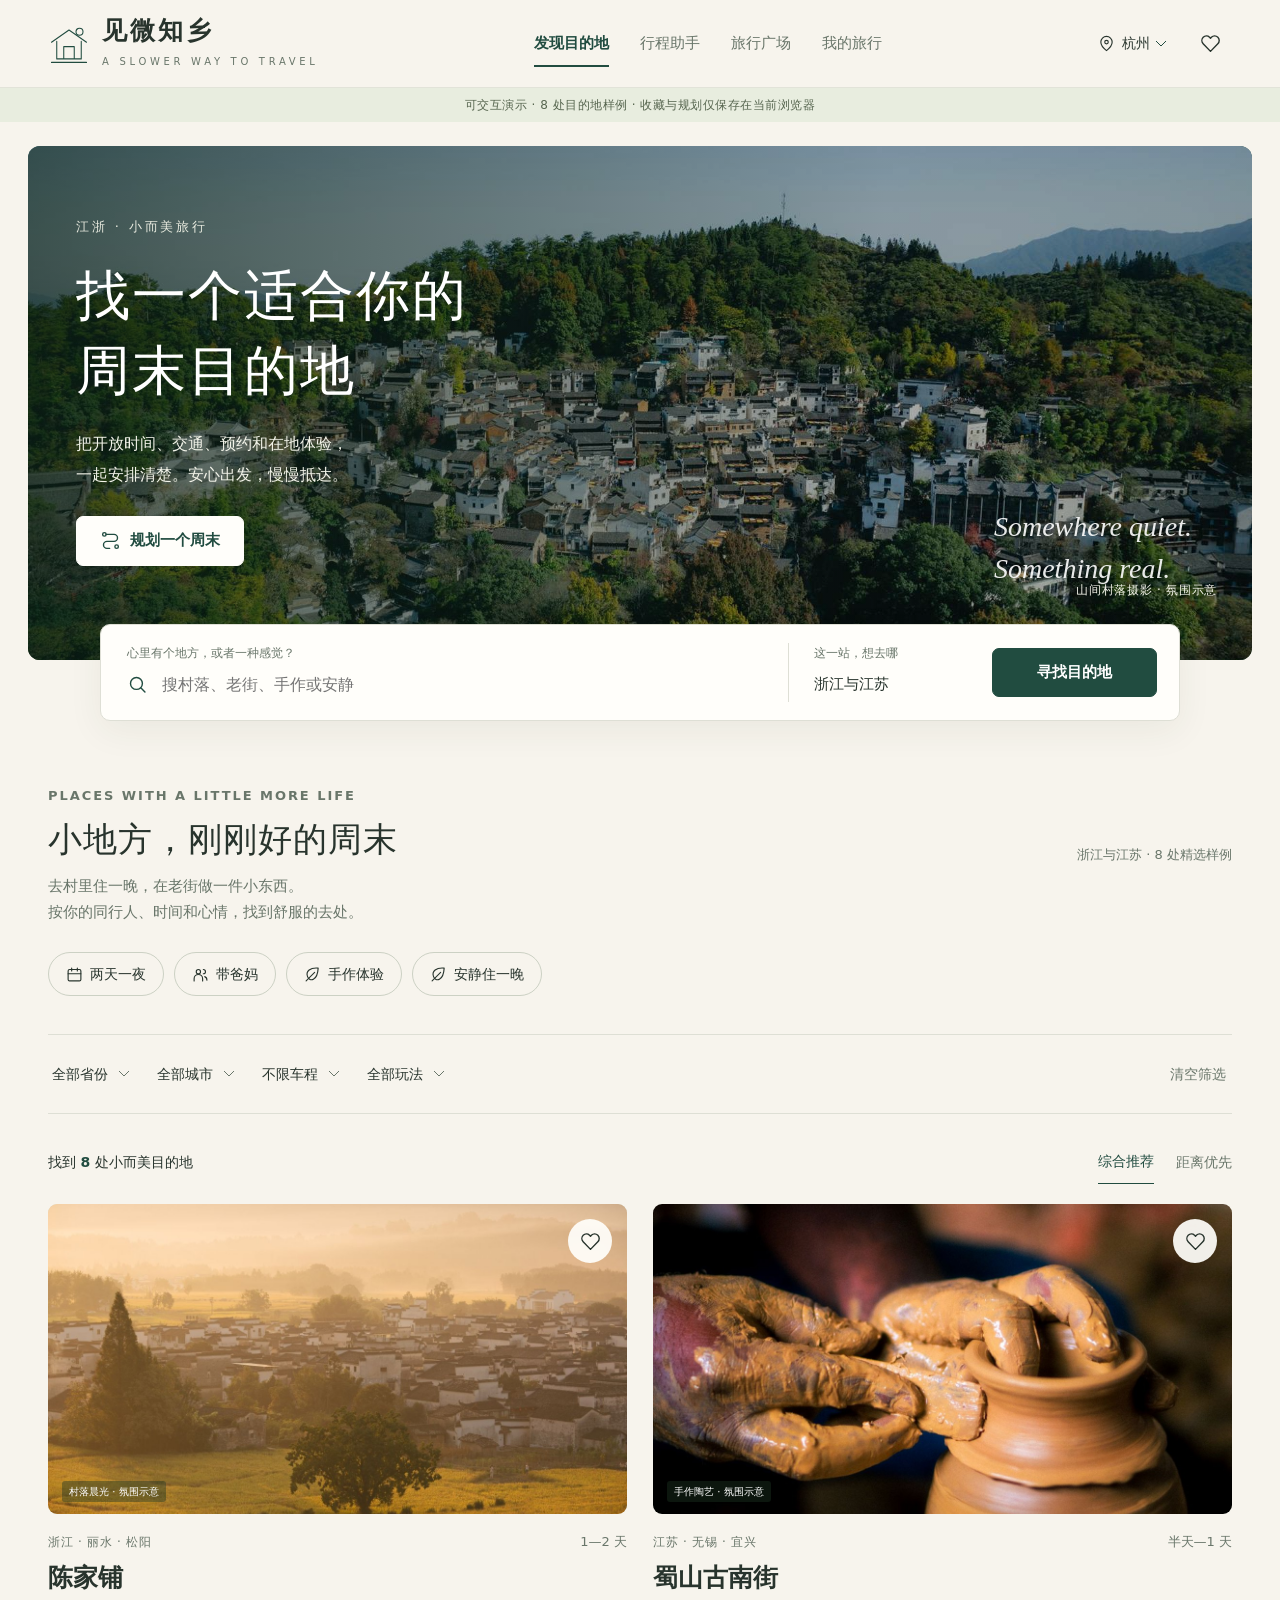
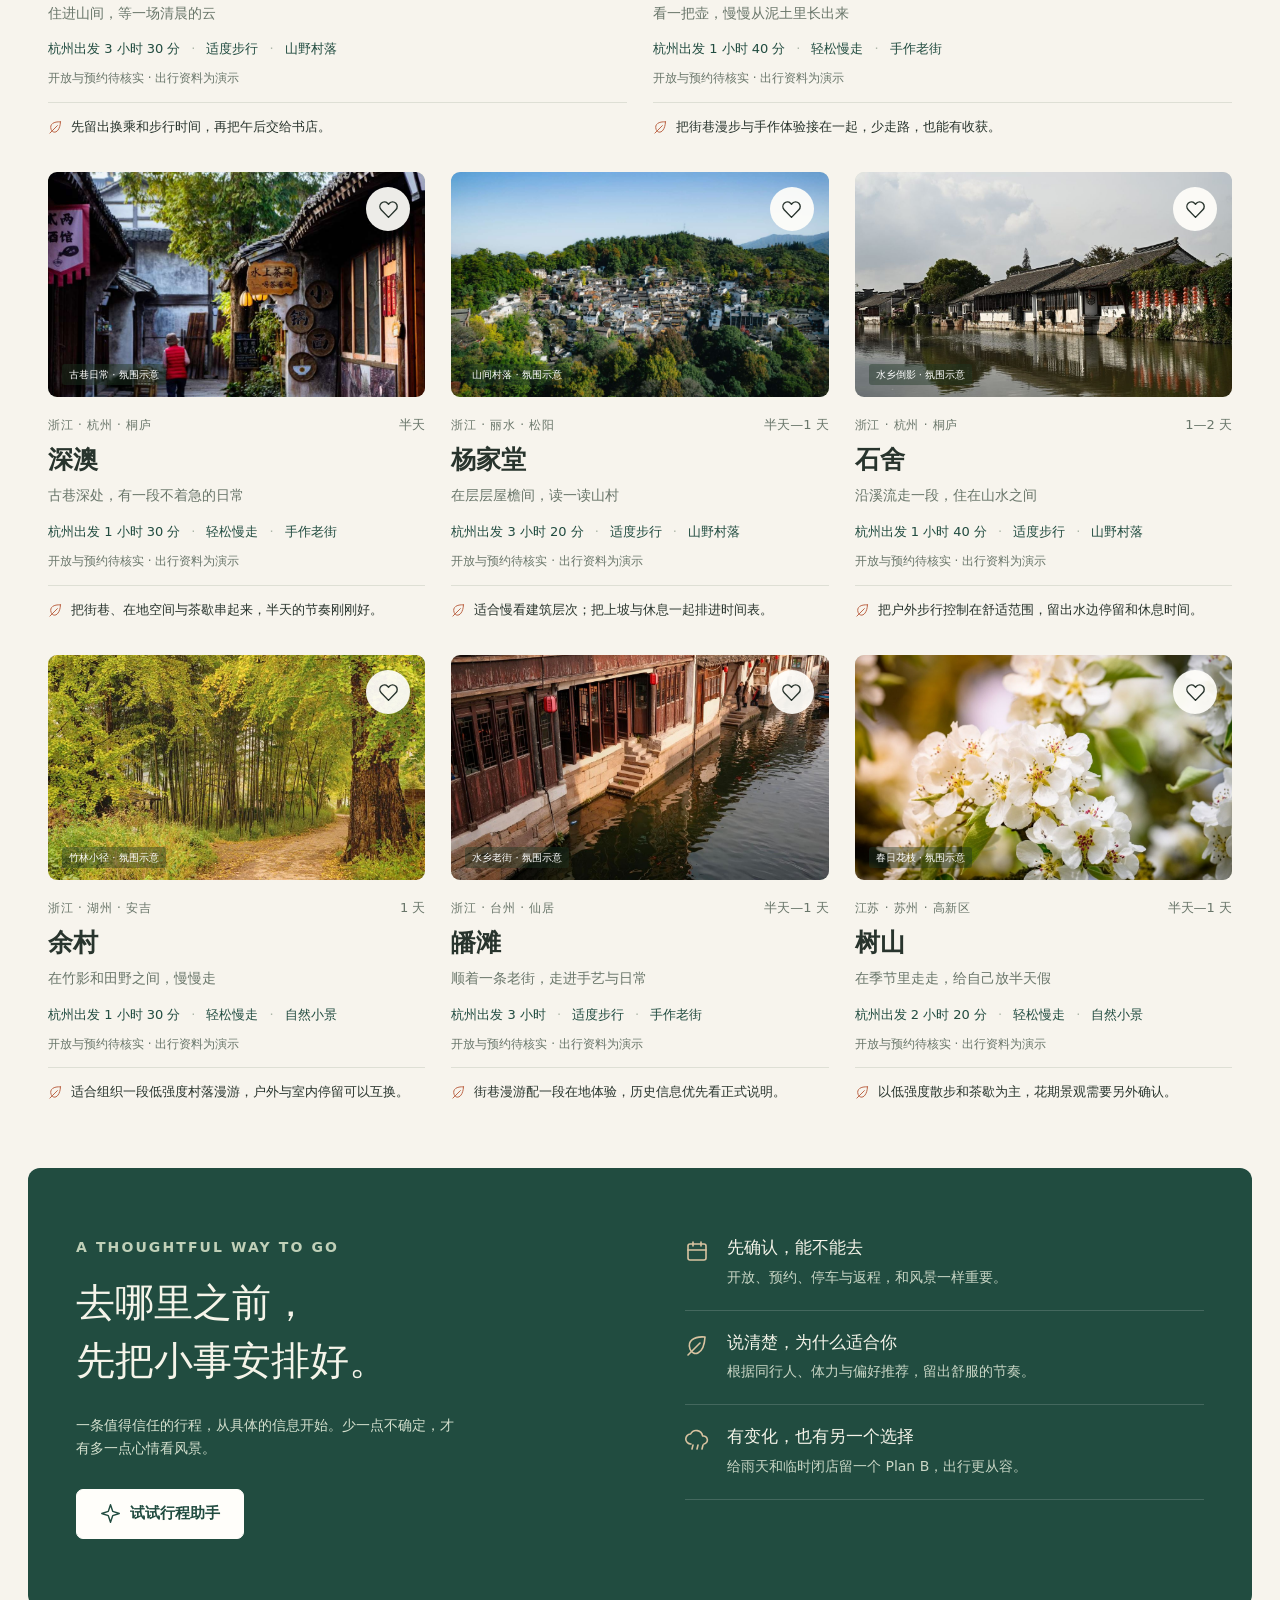
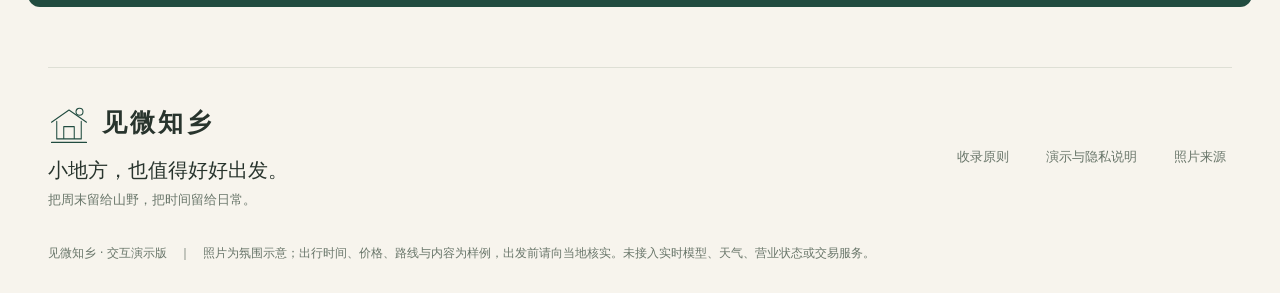
<file: docs/index.html>
<!doctype html>
<html lang="zh-CN">
<head>
  <meta charset="UTF-8">
  <meta name="viewport" content="width=device-width, initial-scale=1">
  <meta name="theme-color" content="#214c40">
  <meta name="description" content="见微知乡，发现江浙小而美目的地。把交通、预约和在地体验，一起安排清楚。">
  <link rel="canonical" href="https://lexstark335-ctrl.github.io/jianwei-village/">
  <title>见微知乡 · 把周末交给山野</title>
  <style>@charset "UTF-8";
:root{--paper:#f7f4ed;--ink:#28342d;--forest:#214c40;--forest2:#173c32;--terra:#bd6749;--muted:#69766a;--line:#dedfd5;--white:#fffefa;--pale:#e9eee5;--radius:12px;--serif:"Songti SC","Noto Serif CJK SC","Source Han Serif SC",SimSun,serif;--sans:Inter,"PingFang SC","Microsoft YaHei",system-ui,sans-serif}
*{box-sizing:border-box}html{scroll-behavior:smooth;scroll-padding-top:100px}body{margin:0;background:var(--paper);color:var(--ink);font:16px/1.7 var(--sans);-webkit-font-smoothing:antialiased}button,input,select,textarea{font:inherit;color:inherit}button,a,input,select,textarea{-webkit-tap-highlight-color:transparent}button,a{touch-action:manipulation}button{cursor:pointer}button{background:none;border:0}button:disabled{cursor:wait;opacity:.6}a{color:inherit;text-decoration:none}img{max-width:100%;display:block}h1,h2,h3,h4,p{margin:0}h1,h2,h3,h4{line-height:1.35}button:focus-visible,a:focus-visible,input:focus-visible,select:focus-visible,textarea:focus-visible{outline:3px solid var(--terra);outline-offset:4px}button svg,a svg{pointer-events:none}svg{width:21px;height:21px;flex-shrink:0;vertical-align:middle;fill:none;stroke:currentColor;stroke-width:1.6;stroke-linecap:round;stroke-linejoin:round}::selection{background:#c8d9c8}.serif{font-family:var(--serif)}.wrap{width:min(1280px,calc(100% - 96px));margin:auto}.narrow{width:min(900px,calc(100% - 96px));margin:auto}.eyebrow{font-size:13px;letter-spacing:.15em;text-transform:uppercase;color:var(--muted);font-weight:600}.subtle{color:var(--muted)}.tiny{font-size:13px;color:var(--muted)}.small{font-size:14px}.terra{color:var(--terra)}.row{display:flex;align-items:center;gap:12px}.between{display:flex;align-items:center;justify-content:space-between;gap:20px}.stack{display:grid;gap:16px}.divider{height:1px;background:var(--line);margin:30px 0}.button{display:inline-flex;justify-content:center;align-items:center;gap:9px;min-height:48px;padding:11px 23px;border-radius:7px;background:var(--forest);color:#fff;font-weight:600;font-size:15px;border:1px solid var(--forest);transition:background .2s,transform .2s}.button:hover{background:var(--forest2);transform:translateY(-1px)}.button.secondary{background:transparent;color:var(--forest);border-color:#b7c4b7}.button.secondary:hover{background:var(--pale)}.button.light{background:var(--white);color:var(--forest);border-color:var(--white)}.button.ghost{color:var(--forest);background:transparent;border:0;padding:8px 0}.button.danger{background:#a64032;border-color:#a64032}.button.small{font-size:14px;min-height:44px;padding:8px 17px}.icon-btn{width:44px;height:44px;display:inline-flex;align-items:center;justify-content:center;border:1px solid var(--line);border-radius:50%;background:var(--white);transition:background .2s,color .2s}.icon-btn:hover{background:var(--pale)}.icon-btn.active{color:var(--terra)}.icon-btn.active svg{fill:var(--terra);stroke:var(--terra)}.text-btn{min-height:44px;color:var(--forest);font-size:14px;text-decoration:underline;text-underline-offset:5px;padding:8px 0}.tag{display:inline-flex;align-items:center;gap:5px;font-size:13px;padding:3px 9px;border-radius:4px;background:var(--pale);color:var(--forest)}.tag.warm{background:#f3e7de;color:#944c31}.tag.plain{background:none;padding:0;color:var(--muted)}.skip-link{position:fixed;left:20px;top:-80px;z-index:100;background:var(--forest);color:white;padding:10px}.skip-link:focus{top:10px}
#header{height:88px;position:sticky;top:0;z-index:30;background:rgba(247,244,237,.96);border-bottom:1px solid rgba(222,223,213,.8);backdrop-filter:blur(15px)}.header-inner{height:100%;display:flex;align-items:center;justify-content:space-between;gap:28px}.brand{display:flex;align-items:center;gap:12px}.brand-mark{width:42px;height:42px;color:var(--forest);stroke-width:1.2}.brand-name{font:600 25px/1.15 var(--serif);letter-spacing:3px}.brand-sub{font-size:10px;letter-spacing:3.7px;color:var(--muted);display:block;margin-top:5px}.desktop-nav{display:flex;align-self:stretch;gap:31px}.desktop-nav a{display:flex;align-items:center;font-size:15px;color:var(--muted);position:relative}.desktop-nav a.active{color:var(--forest);font-weight:600}.desktop-nav a.active:after{content:"";position:absolute;height:2px;background:var(--forest);bottom:20px;left:0;right:0}.header-tools{gap:18px}.origin-select{display:flex;align-items:center;gap:5px;font-size:14px}.origin-select svg{width:17px}.origin-select select{appearance:none;background:transparent;border:0;max-width:94px;min-height:44px;padding:0 20px 0 2px;background-image:url("data:image/svg+xml,%3Csvg width='12' height='8' xmlns='http://www.w3.org/2000/svg'%3E%3Cpath d='m1 1 5 5 5-5' stroke='%23214c40' fill='none'/%3E%3C/svg%3E");background-position:right 3px center;background-repeat:no-repeat}.nav-saved{position:relative;min-width:44px;min-height:44px;display:grid;place-items:center}.nav-saved span{position:absolute;top:0;right:0;font-size:11px;line-height:17px;min-width:17px;border-radius:10px;background:var(--forest);color:white;text-align:center}.demo-line{font-size:12px;text-align:center;background:#e8eddf;color:#56654f;padding:7px 16px;letter-spacing:.04em}.hero{position:relative;margin:24px 28px 0;border-radius:12px;overflow:hidden;height:514px;background:var(--forest)}.hero-image{width:100%;height:100%;object-fit:cover;object-position:center 54%;filter:brightness(.79)}.hero:after{content:"";position:absolute;inset:0;background:linear-gradient(90deg,rgba(12,36,25,.66),rgba(12,36,25,.15) 70%)}.hero-content{position:absolute;inset:0;z-index:1;display:flex;align-items:center;color:#fff}.hero-copy{padding-bottom:25px}.hero .eyebrow{color:#e8eadf;letter-spacing:.22em;font-weight:400}.hero h1{font-family:var(--serif);font-size:clamp(38px,4.25vw,64px);font-weight:500;letter-spacing:2px;line-height:1.37;margin:21px 0}.hero-desc{font-size:16px;color:#f2f3e9;line-height:1.9;margin-bottom:26px;max-width:440px}.hero-bottom{position:absolute;bottom:25px;right:35px;z-index:2;color:#f3f3ea;font-size:12px;letter-spacing:.06em}.hero-aside{position:absolute;right:60px;bottom:70px;z-index:2;color:white;font:italic 28px/1.5 Georgia,serif;opacity:.9}.search-bar{position:relative;margin:-36px auto 0;z-index:3;width:min(1080px,calc(100% - 120px));background:var(--white);padding:18px 22px 18px 26px;border:1px solid var(--line);border-radius:10px;box-shadow:0 10px 35px #293f2710;display:grid;grid-template-columns:1fr 180px 165px;gap:24px;align-items:center}.search-field label{font-size:12px;color:var(--muted);display:block;margin-bottom:3px}.search-input-row{display:flex;align-items:center;gap:12px}.search-input-row input{width:100%;border:0;background:transparent;min-height:35px;font-size:16px;outline:none}.search-input-row svg{color:var(--forest)}.search-region{border-left:1px solid var(--line);padding-left:25px}.search-region select{width:100%;border:0;background:transparent;appearance:none;min-height:35px;font-size:15px}.intro{padding-top:64px}.section-title{font:500 34px/1.4 var(--serif);letter-spacing:1px;margin-top:9px}.section-copy{color:var(--muted);font-size:15px;max-width:490px;margin-top:11px}.intents{display:flex;gap:10px;flex-wrap:wrap;margin-top:27px}.intent{padding:8px 17px;min-height:44px;border:1px solid #ccd1c4;border-radius:24px;display:flex;align-items:center;gap:7px;font-size:14px;transition:.2s}.intent svg{width:17px;height:17px}.intent:hover,.intent.active{background:var(--forest);color:white;border-color:var(--forest)}.catalogue{padding-top:38px;padding-bottom:64px}.filter-bar{border-block:1px solid var(--line);padding:17px 0;display:flex;gap:17px;align-items:center;flex-wrap:wrap}.filter-field{position:relative}.filter-field select{appearance:none;background:transparent;border:0;min-height:44px;padding:8px 28px 8px 4px;font-size:14px;background-image:url("data:image/svg+xml,%3Csvg width='12' height='8' xmlns='http://www.w3.org/2000/svg'%3E%3Cpath d='m1 1 5 5 5-5' stroke='%2369766a' fill='none'/%3E%3C/svg%3E");background-position:right 6px center;background-repeat:no-repeat}.filter-field select:focus{outline-offset:0}.filter-clear{margin-left:auto;min-height:44px;font-size:14px;color:var(--muted)}.result-bar{padding:26px 0 20px;font-size:14px}.result-bar strong{color:var(--forest);font-weight:600}.result-bar .sort{display:flex;gap:22px;font-size:14px}.sort button{padding:5px 0;min-height:44px;color:var(--muted)}.sort button.active{color:var(--forest);border-bottom:1px solid var(--forest)}.destination-grid{display:grid;grid-template-columns:repeat(6,minmax(0,1fr));gap:34px 26px}.destination-card{grid-column:span 2;min-width:0}.destination-card.lead{grid-column:span 3}.card-image{position:relative;overflow:hidden;border-radius:9px;background:#dde2d4}.card-image>a{display:block;overflow:hidden}.card-image img{width:100%;height:225px;object-fit:cover;transition:transform .6s}.lead .card-image img{height:310px}.card-image:hover img{transform:scale(1.035)}.card-image .icon-btn{position:absolute;right:15px;top:15px;border:0;background:#fffefaed;z-index:2}.photo-label{font-size:10px;color:white;background:#1e35236b;position:absolute;bottom:12px;left:14px;padding:2px 7px;border-radius:3px}.card-content{padding-top:17px}.card-location{font-size:12px;letter-spacing:.06em;color:var(--muted)}.card-title{font:600 25px/1.4 var(--serif);margin-top:6px}.card-duration{font-size:13px;color:var(--muted)}.card-description{font-size:14px;color:var(--muted);margin-top:7px}.card-meta{display:flex;gap:11px;flex-wrap:wrap;font-size:13px;color:var(--forest);margin-top:13px}.card-meta span+span:before{content:"·";padding-right:11px;color:#adb7a8}.card-reason{font-size:13px;line-height:1.8;margin-top:13px;padding-top:12px;border-top:1px solid var(--line);display:flex;gap:8px}.card-reason svg{width:15px;height:19px;color:var(--terra);margin-top:3px}.editorial{background:var(--forest);color:#f5f4e9;padding:68px 0;margin:0 28px 60px;border-radius:12px}.editorial-grid{display:grid;grid-template-columns:1fr 1fr;gap:90px}.editorial .eyebrow{color:#c0d0b8}.editorial h2{font:500 39px/1.5 var(--serif);margin:14px 0 23px}.editorial p{font-size:14px;color:#d3dfcd;max-width:380px}.principle{padding:20px 0;border-bottom:1px solid #ffffff28;display:flex;gap:18px}.principle:first-child{padding-top:0}.principle svg{color:#d9c3a1;width:24px;height:24px;margin-top:3px}.principle h3{font-size:17px;font-weight:500;margin-bottom:7px}.principle p{color:#c9d6c5;font-size:14px}.editorial .button{margin-top:28px}.footer-inner{padding:35px 0 32px;display:flex;justify-content:space-between;gap:35px;border-top:1px solid var(--line)}.footer-phrase{font:500 20px var(--serif);margin:12px 0 5px}.footer-links{display:flex;gap:25px;font-size:13px;align-items:center}.footer-links button{min-height:44px;color:var(--muted)}.footer-note{font-size:12px;color:var(--muted);padding-bottom:30px}#mobile-nav{display:none}
.page-top{padding:42px 0 30px}.page-title{font:500 42px/1.4 var(--serif);letter-spacing:1px;margin:10px 0}.page-description{color:var(--muted);font-size:15px}.back-link{display:inline-flex;align-items:center;gap:7px;min-height:44px;font-size:14px;color:var(--muted)}.back-link svg{width:17px}.detail-gallery{position:relative;display:grid;grid-template-columns:2fr 1fr;gap:12px;height:425px;border-radius:12px;overflow:hidden;background:var(--pale)}.detail-gallery img{width:100%;height:100%;object-fit:cover}.detail-gallery>div{overflow:hidden;position:relative}.detail-gallery .gallery-side{display:grid;grid-template-rows:1fr 1fr;gap:12px}.detail-gallery .gallery-side div{overflow:hidden}.detail-label{position:absolute;bottom:14px;left:18px;color:white;font-size:12px;background:#233d2866;padding:3px 9px;border-radius:3px}.detail-layout{display:grid;grid-template-columns:minmax(0,1fr) 310px;gap:65px;align-items:start;padding:35px 0 70px}.detail-body section{padding:30px 0;border-bottom:1px solid var(--line)}.detail-body section:first-child{padding-top:0}.detail-body h2{font:600 27px/1.5 var(--serif);margin-bottom:17px}.detail-body p{font-size:16px;line-height:1.95;color:#566356}.detail-facts{display:grid;grid-template-columns:repeat(3,1fr);gap:20px 18px;padding:25px 0}.fact{display:flex;gap:11px}.fact svg{width:21px;height:21px;color:var(--forest);margin-top:4px}.fact-label{font-size:12px;color:var(--muted)}.fact-value{font-size:15px;margin-top:3px}.fact-note{font-size:12px;color:var(--muted);margin-top:3px}.info-note{background:#eaf0e3;padding:13px 16px;font-size:13px;color:var(--forest);border-radius:6px;line-height:1.8;display:flex;gap:10px}.info-note svg{margin-top:2px;width:18px}.experience{display:flex;gap:20px;padding:20px 0;border-bottom:1px solid var(--line)}.experience:last-child{border:0;padding-bottom:0}.experience-time{font:italic 17px Georgia,serif;color:var(--terra);width:48px;padding-top:3px}.experience h3{font-size:17px;font-weight:600;margin-bottom:5px}.experience p{font-size:14px}.experience .tag{margin-top:10px}.route-list{position:relative;margin:20px 0}.route-stop{position:relative;padding:0 0 25px 29px;border-left:1px solid #b8c7b3;margin-left:7px}.route-stop:last-child{padding-bottom:0;border-left-color:transparent}.route-stop:before{position:absolute;content:"";width:11px;height:11px;border-radius:50%;border:2px solid var(--forest);background:var(--paper);left:-6px;top:7px}.route-stop h3{font-size:16px;margin-bottom:4px}.route-stop p{font-size:14px}.route-stop .tiny{margin-top:7px;display:block}.honest-list{margin:0;padding-left:20px}.honest-list li{padding:5px 0;color:#566356;font-size:15px}.honest-list li::marker{color:var(--terra)}.sidebar{position:sticky;top:115px;background:var(--white);padding:25px;border:1px solid var(--line);border-radius:10px}.sidebar-title{font:600 25px var(--serif);margin:12px 0}.sidebar-price{font:28px Georgia,serif;color:var(--forest)}.sidebar p{font-size:13px;color:var(--muted)}.sidebar .button{width:100%;margin-top:15px}.sidebar .divider{margin:20px 0}.sidebar-item{display:flex;gap:10px;padding:8px 0;font-size:14px}.sidebar-item svg{width:18px;color:var(--forest);margin-top:4px}.mobile-detail-actions{display:none}
.planner-layout{display:grid;grid-template-columns:370px minmax(0,1fr);gap:32px;align-items:start;padding-bottom:60px}.planner-input{background:var(--white);border:1px solid var(--line);border-radius:12px;padding:24px;position:sticky;top:108px}.planner-input h2{font:600 23px var(--serif);margin-bottom:6px}.form-field label{display:block;font-size:13px;font-weight:600;margin-bottom:7px}.form-field{margin-bottom:15px}.form-control{width:100%;min-height:45px;background:#fcfbf6;border:1px solid #d7dcd0;border-radius:6px;padding:9px 11px;font-size:14px;transition:border-color .2s}.form-control:focus{border-color:var(--forest);outline:2px solid #a9bfa455;outline-offset:0}select.form-control{appearance:none;padding-right:26px;background-image:url("data:image/svg+xml,%3Csvg width='12' height='8' xmlns='http://www.w3.org/2000/svg'%3E%3Cpath d='m1 1 5 5 5-5' stroke='%2369766a' fill='none'/%3E%3C/svg%3E");background-position:right 12px center;background-repeat:no-repeat}textarea.form-control{min-height:102px;resize:vertical;line-height:1.8}.form-two{display:grid;grid-template-columns:1fr 1fr;gap:13px}.planner-input .button{width:100%}.example-prompts{display:flex;gap:7px;flex-wrap:wrap;margin:13px 0 18px}.example-prompts button{font-size:12px;color:var(--forest);border-bottom:1px dashed #b8c7b3;padding:5px 0;min-height:34px}.form-error{color:#a64032;font-size:13px;margin-bottom:10px}.parse-recap{font-size:13px;background:var(--pale);padding:12px;border-radius:6px;margin-bottom:15px;line-height:1.9}.clarify{border-left:2px solid var(--terra);padding:12px 15px;background:#f6eee3;margin-bottom:15px;font-size:14px}.clarify .row{flex-wrap:wrap;margin-top:10px}.clarify button{background:white;border:1px solid var(--line);border-radius:5px;padding:5px 10px;font-size:13px;min-height:38px}.planner-empty{min-height:610px;padding:50px 40px 35px;border:1px solid var(--line);border-radius:12px;background:#f1f0e5;overflow:hidden;position:relative}.planner-empty-photo{height:290px;border-radius:9px;overflow:hidden;position:relative}.planner-empty-photo img{width:100%;height:100%;object-fit:cover;opacity:.85}.planner-empty h2{font:500 32px/1.5 var(--serif);margin:26px 0 12px}.planner-empty p{color:var(--muted);font-size:15px;max-width:420px}.planner-empty .row{margin-top:24px;gap:24px;font-size:13px;color:var(--forest)}.planner-empty .row svg{width:17px}.plan-cover{border-radius:12px;overflow:hidden;background:var(--forest);height:210px;position:relative}.plan-cover img{width:100%;height:100%;object-fit:cover;filter:brightness(.58)}.plan-cover-copy{position:absolute;inset:0;padding:25px 30px;display:flex;flex-direction:column;justify-content:flex-end;color:white}.plan-cover h2{font:500 31px var(--serif);margin:10px 0}.plan-cover .eyebrow{color:#e2e8da;font-size:11px}.plan-cover p{font-size:14px;color:#eef0e5}.plan-summary{padding:22px 0;border-bottom:1px solid var(--line);display:flex;gap:25px;flex-wrap:wrap}.plan-summary div{font-size:13px;color:var(--muted)}.plan-summary strong{display:block;color:var(--ink);font-size:16px;font-weight:500}.plan-toolbar{display:flex;justify-content:space-between;gap:10px;padding:20px 0;flex-wrap:wrap}.plan-toolbar .row{flex-wrap:wrap;gap:8px}.toggle{display:inline-flex;gap:7px;align-items:center;min-height:44px;padding:8px 13px;border:1px solid #b7c4b7;border-radius:6px;font-size:13px;color:var(--forest)}.toggle[aria-pressed="true"]{background:var(--forest);color:white}.toggle svg{width:17px}.plan-day{padding:25px 0 15px;border-top:1px solid var(--line)}.plan-day-header{margin-bottom:24px;display:flex;align-items:center;justify-content:space-between;gap:12px}.plan-day-header h3{font:600 23px var(--serif)}.plan-day-header p{font-size:13px;color:var(--muted);margin-top:5px}.timeline-item{display:grid;grid-template-columns:55px 1fr;gap:20px;position:relative;padding-bottom:24px}.timeline-time{font:17px Georgia,serif;color:var(--forest);padding-top:4px}.timeline-content{padding-left:22px;border-left:1px solid #c4cec0;position:relative}.timeline-content:before{position:absolute;content:"";width:7px;height:7px;border:1.5px solid var(--forest);border-radius:50%;background:var(--paper);left:-4.5px;top:8px}.timeline-item.travel .timeline-content:before{background:#a5b69d;border:0;width:5px;height:5px;left:-3px}.timeline-content h4{font-size:16px;font-weight:600}.timeline-content p{font-size:14px;color:var(--muted);margin-top:4px}.timeline-detail{font-size:12px;color:var(--muted);margin-top:7px}.timeline-detail svg{width:13px;height:13px;margin-right:4px}.timeline-item .text-btn{font-size:12px;min-height:32px;padding:3px 0}.plan-notes{padding:18px 20px;background:var(--pale);border-radius:8px;font-size:13px;line-height:1.9;color:var(--forest)}.plan-notes h4{font-size:14px;margin-bottom:7px}.budget-table{width:100%;border-collapse:collapse;font-size:14px}.budget-table th,.budget-table td{text-align:left;padding:12px 0;border-bottom:1px solid var(--line)}.budget-table td:last-child,.budget-table th:last-child{text-align:right}.budget-table tfoot{font-weight:600;color:var(--forest)}.loading-panel{padding:70px 30px;min-height:610px;background:var(--white);border:1px solid var(--line);border-radius:12px}.spinner{height:34px;width:34px;border:2px solid #d9e1d3;border-top-color:var(--forest);border-radius:50%;animation:spin 1s linear infinite;margin:0 auto 24px}.loading-panel h2{text-align:center;font:25px var(--serif)}.loading-panel p{text-align:center;color:var(--muted);font-size:14px;margin-top:12px}.skeleton{height:14px;background:linear-gradient(90deg,#e9ede2,#f6f7f0,#e9ede2);background-size:200% 100%;animation:shimmer 1.5s infinite;border-radius:5px;margin:24px 0}.skeleton.large{height:110px;margin-top:45px}.skeleton.short{width:65%}@keyframes spin{to{transform:rotate(360deg)}}@keyframes shimmer{to{background-position:-200% 0}}
.community-heading{display:grid;grid-template-columns:1fr 340px;align-items:end;gap:50px}.community-intro{font:24px/1.7 var(--serif);color:#77826d;padding-bottom:8px}.tabs{display:flex;gap:27px;border-bottom:1px solid var(--line);margin:24px 0 30px}.tabs button{padding:12px 0;min-height:48px;color:var(--muted);font-size:15px}.tabs button.active{color:var(--forest);border-bottom:2px solid var(--forest);font-weight:600}.community-grid{display:grid;grid-template-columns:repeat(2,minmax(0,1fr));gap:36px 32px;padding-bottom:65px}.post-card{border-bottom:1px solid var(--line);padding-bottom:25px}.post-image{height:290px;position:relative;overflow:hidden;border-radius:9px;display:block;width:100%;padding:0}.post-image img{height:100%;width:100%;object-fit:cover;transition:transform .4s}.post-image:hover img{transform:scale(1.025)}.post-author{display:flex;align-items:center;gap:11px;margin-top:20px;font-size:14px}.avatar{width:37px;height:37px;border-radius:50%;display:grid;place-items:center;background:#dfe6d6;color:var(--forest);font-family:var(--serif);font-size:17px}.post-author small{display:block;font-size:12px;color:var(--muted)}.post-title{font:600 24px/1.5 var(--serif);margin:16px 0 10px}.post-text{font-size:15px;color:var(--muted);line-height:1.9}.post-attachment{margin-top:18px;border:1px solid #d8dfd0;border-radius:6px;padding:12px 14px;display:flex;align-items:center;justify-content:space-between;gap:14px;background:#f0f2e8}.post-attachment strong{font-size:14px;font-weight:500}.post-attachment small{font-size:12px;display:block;color:var(--muted)}.post-attachment button{font-size:13px;color:var(--forest);white-space:nowrap;min-height:44px}.post-actions{display:flex;gap:23px;margin-top:15px;font-size:13px}.post-actions button{display:flex;gap:7px;align-items:center;color:var(--muted);min-height:44px}.post-actions svg{width:18px;height:18px}.post-actions .active{color:var(--terra)}.post-actions .active svg{fill:#bd674930;stroke:var(--terra)}.profile-intro{display:flex;gap:25px;align-items:center;padding:45px 0 30px}.profile-avatar{width:80px;height:80px;border-radius:50%;background:#dfe6d6;display:grid;place-items:center;color:var(--forest);font:33px var(--serif)}.profile-name{font:600 31px var(--serif);margin-bottom:8px}.profile-stats{margin-left:auto;display:flex;gap:37px;text-align:center}.profile-stats strong{display:block;font:30px Georgia,serif;color:var(--forest)}.profile-stats span{font-size:12px;color:var(--muted)}.profile-content{min-height:380px;padding-bottom:60px}.saved-grid{display:grid;grid-template-columns:repeat(3,minmax(0,1fr));gap:25px}.saved-plan{border:1px solid var(--line);border-radius:9px;overflow:hidden;background:var(--white)}.saved-plan>img{height:170px;width:100%;object-fit:cover}.saved-plan-body{padding:20px}.saved-plan h3{font:600 23px var(--serif);margin:6px 0}.saved-plan p{font-size:13px;color:var(--muted);margin-top:8px}.saved-plan .row{margin-top:18px;justify-content:space-between}.empty-state{text-align:center;padding:65px 20px;border:1px dashed #bdc9b5;border-radius:10px;background:#eff1e7}.empty-state svg{width:36px;height:36px;color:var(--forest);margin-bottom:15px}.empty-state h3{font:500 25px var(--serif);margin-bottom:10px}.empty-state p{font-size:14px;color:var(--muted);margin-bottom:23px}.visit-list{display:grid;gap:15px}.visit-row{display:flex;align-items:center;gap:20px;padding:18px;border:1px solid var(--line);border-radius:9px}.visit-row img{width:90px;height:70px;object-fit:cover;border-radius:6px}.visit-row h3{font:600 21px var(--serif)}.visit-row p{font-size:13px;color:var(--muted)}.visit-row .icon-btn{margin-left:auto}.preference-panel{max-width:600px;background:var(--white);border:1px solid var(--line);border-radius:10px;padding:28px}.profile-actions{display:flex;gap:20px;align-items:center;margin:20px 0}.empty-photo{background:linear-gradient(135deg,#dce4d3,#899b7b);min-height:120px}.img-fallback{background:linear-gradient(135deg,#dce4d3,#8b9d7c);width:100%;height:100%;min-height:140px;display:flex;align-items:center;justify-content:center;font-family:var(--serif);color:#f7f4ed;letter-spacing:3px;padding:25px;text-align:center}
.modal-backdrop{position:fixed;inset:0;background:#16281f77;z-index:90;display:grid;place-items:center;padding:24px;backdrop-filter:blur(5px);animation:fade-in .18s}.modal{background:var(--paper);border-radius:13px;width:min(620px,100%);max-height:90dvh;overflow:auto;padding:30px;box-shadow:0 20px 80px #13251e33}.modal.wide{width:min(780px,100%)}.modal-head{display:flex;align-items:center;justify-content:space-between;gap:18px;margin-bottom:23px}.modal-head h2{font:600 27px var(--serif)}.modal-head .icon-btn{width:40px;height:40px;flex-shrink:0}.modal p{font-size:14px;line-height:1.9;color:var(--muted)}.modal ul{padding-left:20px;font-size:14px;color:var(--muted)}.modal-actions{display:flex;justify-content:flex-end;gap:12px;margin-top:25px}.comment-row{padding:14px 0;border-bottom:1px solid var(--line)}.comment-row strong{font-size:14px;color:var(--forest)}.comment-row p{margin-top:5px}.comment-form{display:flex;gap:10px;margin-top:20px}.comment-form input{min-width:0}.preview-post{border:1px solid var(--line);padding:20px;border-radius:8px;margin-top:18px}.preview-post h3{font:24px var(--serif);margin-bottom:12px}.post-detail-photo{height:290px;width:100%;object-fit:cover;border-radius:8px;margin-bottom:20px}.credits{display:grid;gap:16px;font-size:13px}.credits a{text-decoration:underline;text-underline-offset:3px;color:var(--forest)}.credit-item{padding-bottom:15px;border-bottom:1px solid var(--line)}.modal .info-note{color:var(--forest);margin-top:18px}.default-list{font-size:12px;color:var(--muted);margin-top:12px;line-height:1.8}#toast{position:fixed;bottom:32px;left:50%;transform:translate(-50%,15px);background:var(--forest2);color:white;padding:12px 22px;border-radius:8px;z-index:120;font-size:14px;box-shadow:0 8px 30px #12281b33;opacity:0;pointer-events:none;transition:.2s;max-width:calc(100vw - 40px);text-align:center}#toast.show{opacity:1;transform:translate(-50%,0)}@keyframes fade-in{from{opacity:0;transform:translateY(5px)}to{opacity:1;transform:translateY(0)}}main{animation:fade-in .2s ease-out}
@media(min-width:1500px){.hero{height:560px}.hero-copy{padding-bottom:20px}}
@media(max-width:1100px){.wrap{width:calc(100% - 56px)}.desktop-nav{gap:20px}.header-tools{gap:6px}.brand-name{font-size:23px}.brand-sub{letter-spacing:3px;font-size:9px}.search-bar{width:calc(100% - 100px)}.planner-layout{grid-template-columns:330px minmax(0,1fr);gap:25px}.detail-layout{gap:35px;grid-template-columns:minmax(0,1fr) 280px}.detail-facts{grid-template-columns:repeat(2,1fr)}.hero-aside{display:none}.editorial-grid{gap:55px}.card-image img{height:200px}.lead .card-image img{height:260px}.footer-links{gap:16px}}
@media(max-width:800px){#header{height:74px}.desktop-nav{gap:16px}.desktop-nav a{font-size:14px}.desktop-nav a.active:after{bottom:14px}.header-tools .nav-saved{display:none}.brand-sub{display:none}.brand-mark{width:34px;height:34px}.brand-name{font-size:22px;letter-spacing:2px}.brand{gap:8px}.origin-select select{font-size:13px;max-width:80px}.hero{height:470px;margin:18px 20px 0}.hero h1{font-size:46px}.search-bar{grid-template-columns:1fr 130px;width:calc(100% - 72px);gap:16px}.search-region{display:none}.destination-card{grid-column:span 3}.lead .card-image img{height:235px}.card-image img{height:235px}.editorial{margin-inline:20px}.editorial-grid{grid-template-columns:1fr;gap:40px}.editorial h2 br{display:none}.editorial h2{font-size:33px}.editorial p{max-width:none}.planner-layout{grid-template-columns:1fr}.planner-input{position:static}.planner-input form{display:grid;grid-template-columns:1fr 1fr;gap:0 20px}.planner-input .full{grid-column:1/-1}.planner-empty{min-height:440px}.planner-empty-photo{height:230px}.detail-layout{grid-template-columns:minmax(0,1fr) 250px;gap:25px}.detail-gallery{height:320px}.detail-body h2{font-size:25px}.detail-facts{gap:20px 10px}.fact{gap:7px}.fact svg{width:17px}.fact-value{font-size:14px}.sidebar{padding:18px}.community-heading{grid-template-columns:1fr 230px;gap:30px}.community-intro{font-size:20px}.post-image{height:230px}.saved-grid{grid-template-columns:repeat(2,minmax(0,1fr))}.profile-stats{gap:24px}.footer-inner{display:block}.footer-links{margin-top:20px}.page-title{font-size:36px}.filter-bar{gap:10px}.profile-intro{gap:17px}}
@media(max-width:640px){body{font-size:15px;padding-bottom:73px}.wrap,.narrow{width:calc(100% - 36px)}#header{height:67px}.brand-name{font-size:22px}.brand-mark{width:32px;height:32px}.desktop-nav{display:none}.header-tools .nav-saved{display:grid}.header-tools{gap:12px}.origin-select svg{width:15px}.origin-select select{max-width:81px}.demo-line{font-size:10px;padding:6px 12px;letter-spacing:0}.hero{margin:12px 12px 0;height:447px;border-radius:9px}.hero-content .wrap{width:calc(100% - 46px)}.hero-copy{padding-bottom:35px}.hero h1{font-size:39px;letter-spacing:1px;margin:17px 0;line-height:1.42}.hero .eyebrow{font-size:11px;letter-spacing:.18em}.hero-desc{font-size:13px;line-height:1.9;max-width:260px;margin-bottom:22px}.hero-bottom{bottom:18px;right:18px;font-size:10px}.hero .button{font-size:13px;min-height:43px;padding:9px 17px}.hero-image{object-position:63% center}.hero:after{background:linear-gradient(90deg,#102c20b0,#102c2030)}.search-bar{width:calc(100% - 46px);grid-template-columns:1fr 84px;padding:12px 14px;gap:10px;margin-top:-26px;border-radius:8px}.search-field label{font-size:10px}.search-input-row{gap:8px}.search-input-row input{font-size:13px}.search-input-row svg{width:17px}.search-bar .button{font-size:13px;padding:9px 11px;min-height:44px}.intro{padding-top:43px}.intro .between{align-items:flex-start}.section-title{font-size:28px}.section-copy{font-size:13px;line-height:1.9}.intro .eyebrow{font-size:10px}.intro .tiny{display:none}.intents{gap:7px;margin-top:20px}.intent{font-size:12px;padding:7px 11px;min-height:40px}.intent svg{width:15px;height:15px}.catalogue{padding-top:25px;padding-bottom:38px}.filter-bar{gap:4px;padding:10px 0;display:grid;grid-template-columns:1fr 1fr 1fr}.filter-field select{font-size:12px;width:100%;padding-left:0;padding-right:17px}.filter-clear{font-size:12px;grid-column:3;grid-row:2;min-height:32px}.filter-field.city-filter{display:none}.result-bar{padding:17px 0 16px;font-size:12px}.result-bar .sort{gap:16px;font-size:12px}.destination-grid{grid-template-columns:1fr;gap:28px}.destination-card,.destination-card.lead{grid-column:auto}.card-image img,.lead .card-image img{height:240px}.destination-card:nth-child(n+3){display:grid;grid-template-columns:125px minmax(0,1fr);gap:15px;padding-bottom:22px;border-bottom:1px solid var(--line)}.destination-card:nth-child(n+3) .card-image img{height:160px}.destination-card:nth-child(n+3) .card-content{padding-top:0}.destination-card:nth-child(n+3) .card-title{font-size:22px;margin-top:5px}.destination-card:nth-child(n+3) .card-description{font-size:12px;line-height:1.7}.destination-card:nth-child(n+3) .card-meta{font-size:11px;gap:7px;margin-top:8px}.destination-card:nth-child(n+3) .card-meta span+span:before{padding-right:7px}.destination-card:nth-child(n+3) .card-meta span:last-child{display:none}.destination-card:nth-child(n+3) .card-reason{font-size:11px;margin-top:9px;padding-top:8px;line-height:1.6}.destination-card:nth-child(n+3) .card-reason svg{display:none}.destination-card:nth-child(n+3) .card-location{font-size:10px}.destination-card:nth-child(n+3) .card-image .icon-btn{width:36px;height:36px;right:8px;top:8px}.destination-card:nth-child(n+3) .photo-label{left:7px;bottom:8px;font-size:9px;padding:2px 4px}.destination-card:nth-child(n+3) .card-duration{display:none}.card-content{padding-top:14px}.card-title{font-size:26px}.card-location{font-size:11px}.card-description{font-size:13px}.card-meta{font-size:12px;margin-top:10px}.card-reason{font-size:12px;margin-top:10px}.editorial{margin:0 12px 30px;padding:35px 0}.editorial .wrap{width:calc(100% - 38px)}.editorial-grid{gap:30px}.editorial h2{font-size:28px;line-height:1.55}.editorial .eyebrow{font-size:10px}.editorial p,.principle p{font-size:13px}.principle{padding:17px 0;gap:14px}.principle h3{font-size:16px}.footer-inner{padding:25px 0 17px}.footer-phrase{font-size:18px}.footer-links{gap:19px;flex-wrap:wrap;margin-top:14px;font-size:12px}.footer-note{font-size:10px;line-height:1.9;padding-bottom:20px}#mobile-nav{position:fixed;bottom:0;left:0;right:0;display:grid;grid-template-columns:repeat(4,1fr);height:71px;padding-bottom:env(safe-area-inset-bottom,0);background:rgba(255,254,250,.97);border-top:1px solid var(--line);backdrop-filter:blur(12px);z-index:35}#mobile-nav a{font-size:10px;color:var(--muted);display:flex;flex-direction:column;align-items:center;justify-content:center;gap:3px}#mobile-nav a svg{width:21px;height:21px}#mobile-nav a.active{color:var(--forest);font-weight:600}#mobile-nav a.active svg{stroke-width:2}.page-top{padding:22px 0 23px}.page-title{font-size:32px;margin:5px 0 9px}.page-description{font-size:13px}.back-link{font-size:12px;min-height:36px}.detail-gallery{height:255px;gap:7px;grid-template-columns:1fr}.detail-gallery .gallery-side{display:none}.detail-label{font-size:10px;bottom:10px;left:12px}.detail-layout{display:block;padding-top:24px;padding-bottom:85px}.sidebar{display:none}.detail-body section{padding:25px 0}.detail-body h2{font-size:25px;margin-bottom:13px}.detail-body p{font-size:14px}.detail-facts{grid-template-columns:repeat(2,1fr);gap:20px 13px;padding:18px 0}.fact svg{width:18px;height:18px}.fact-label{font-size:11px}.fact-value{font-size:14px}.fact-note{font-size:11px}.info-note{font-size:12px;padding:12px;gap:8px}.experience{gap:15px;padding:16px 0}.experience-time{font-size:15px;width:43px}.experience h3{font-size:16px}.experience p{font-size:13px}.route-stop h3{font-size:15px}.route-stop p{font-size:13px}.honest-list li{font-size:14px}.mobile-detail-actions{display:flex;position:fixed;bottom:70px;left:0;right:0;padding:10px 18px;background:var(--white);border-top:1px solid var(--line);z-index:34;gap:10px}.mobile-detail-actions .button{flex:1;min-height:44px;font-size:13px;padding:9px 13px}.planner-layout{gap:22px;padding-bottom:35px}.planner-input{padding:20px}.planner-input h2{font-size:23px}.planner-input form{display:block}.planner-input>.tiny{font-size:11px}.form-control{font-size:13px}.form-field label{font-size:12px}.example-prompts button{font-size:11px}.planner-empty{padding:23px;min-height:420px}.planner-empty-photo{height:205px}.planner-empty h2{font-size:27px;margin:21px 0 10px}.planner-empty p{font-size:13px}.planner-empty .row{font-size:11px;gap:15px}.plan-cover{height:185px}.plan-cover-copy{padding:21px}.plan-cover h2{font-size:27px}.plan-cover p{font-size:12px}.plan-summary{gap:20px;padding:18px 0}.plan-summary div{font-size:11px}.plan-summary strong{font-size:14px}.plan-toolbar{padding:15px 0;gap:9px}.plan-toolbar .button{font-size:12px;padding:8px 13px}.toggle{font-size:12px;padding:7px 10px}.plan-day{padding:20px 0 10px}.plan-day-header h3{font-size:22px}.plan-day-header p{font-size:12px}.timeline-item{grid-template-columns:45px 1fr;gap:10px;padding-bottom:21px}.timeline-time{font-size:15px}.timeline-content{padding-left:16px}.timeline-content h4{font-size:15px}.timeline-content p{font-size:13px}.timeline-detail{font-size:11px}.plan-notes{font-size:12px;padding:15px}.default-list{font-size:11px}.community-heading{display:block}.community-intro{font-size:19px;margin-top:15px;padding-left:15px;border-left:2px solid var(--line)}.community-heading .button{font-size:13px;padding:9px 15px}.community-grid{grid-template-columns:1fr;gap:28px;padding-bottom:35px}.tabs{gap:23px;overflow-x:auto;margin-top:15px;white-space:nowrap}.tabs button{font-size:13px}.post-image{height:250px}.post-title{font-size:24px}.post-text{font-size:14px}.post-author{font-size:13px;margin-top:15px}.post-actions{gap:23px;font-size:12px}.post-attachment{padding:11px}.post-attachment strong{font-size:13px}.post-attachment small{font-size:11px}.profile-intro{padding:30px 0 18px;flex-wrap:wrap;gap:16px}.profile-avatar{width:61px;height:61px;font-size:27px}.profile-name{font-size:26px}.profile-intro .small{font-size:12px}.profile-stats{width:100%;margin:10px 0 0;justify-content:space-around;padding-top:15px;border-top:1px solid var(--line)}.profile-stats strong{font-size:26px}.profile-stats span{font-size:11px}.saved-grid{grid-template-columns:1fr}.saved-plan>img{height:185px}.profile-actions{flex-wrap:wrap;font-size:12px}.empty-state{padding:45px 17px}.empty-state h3{font-size:24px}.empty-state p{font-size:13px}.preference-panel{padding:20px}.visit-row{padding:12px;gap:13px}.visit-row img{width:68px;height:65px}.visit-row h3{font-size:19px}.visit-row p{font-size:11px}.visit-row .icon-btn{width:36px;height:36px}.modal-backdrop{padding:14px}.modal{padding:22px;max-height:88dvh;border-radius:11px}.modal-head{margin-bottom:18px}.modal-head h2{font-size:24px}.modal p{font-size:13px}.modal .button{font-size:13px;padding-inline:16px}.post-detail-photo{height:210px}.comment-form{flex-wrap:wrap}.comment-form .button{margin-left:auto}.comment-form input{flex:1;min-width:150px}#toast{bottom:90px;font-size:13px;width:max-content;max-width:calc(100vw - 32px)}.profile-content{padding-bottom:35px}}
@media(prefers-reduced-motion:reduce){html{scroll-behavior:auto}*,*:before,*:after{animation:none!important;transition:none!important}.spinner{border-color:var(--forest)}}

/* Final responsive fit adjustments */
.hero-bottom{bottom:60px}.card-availability{font-size:12px;color:var(--muted);margin-top:8px}.search-bar .button{white-space:nowrap}
@media(max-width:640px){body{font-size:16px}.hero-bottom{bottom:45px}.search-bar{grid-template-columns:1fr 94px}.search-bar .button{font-size:12px;padding-inline:8px}.filter-bar{grid-template-columns:repeat(2,minmax(0,1fr))}.filter-field.city-filter{display:block}.filter-field select{font-size:14px}.filter-clear{grid-column:1/-1;grid-row:auto;justify-self:end}.destination-card:nth-child(n+3) .card-availability{font-size:11px;line-height:1.6}.destination-card:nth-child(n+3) .card-description{font-size:13px}.destination-card:nth-child(n+3) .card-reason{font-size:12px}.destination-card:nth-child(n+3) .card-location{font-size:11px}.destination-card:nth-child(n+3) .card-meta{font-size:12px}.hero .search-field{min-width:0}}

.plan-day-header>.text-btn{white-space:nowrap;flex-shrink:0}.experience-time{flex-shrink:0}@media(max-width:640px){.detail-body section>.between{align-items:flex-start}.detail-body section>.between>.tiny{max-width:82px;flex-shrink:0}.plan-day-header h3{font-size:21px}}
</style>
</head>
<body>
  <a class="skip-link" href="#main">跳到主要内容</a>
  <header id="header"></header>
  <main id="main" tabindex="-1"></main>
  <footer id="footer"></footer>
  <nav id="mobile-nav" aria-label="移动导航"></nav>
  <div id="modal-root"></div>
  <div id="toast" role="status" aria-live="polite"></div>
  <script>const PHOTO_ASSETS = {};
const PHOTO_CREDITS = {"checked_on": "2026-11-20", "display_label": "氛围示意", "usage_note": "All photographs are licensed Pexels stock imagery. They are atmosphere illustrations, not verified photographs of the listed travel destinations, and do not imply endorsement or commercial partnership. Assets may be resized/cropped/compressed for web use.", "license_name": "Pexels License", "license_url": "https://www.pexels.com/license/", "license_summary": "Free personal and commercial use; attribution appreciated but not required. Do not imply endorsement or redistribute as a stock-photo library.", "photos": [{"file": "hero.jpg", "author": "jason hu", "title": "Aerial View of Scenic Chinese Village Among Lush Hills", "source_url": "https://www.pexels.com/photo/aerial-view-of-scenic-chinese-village-among-lush-hills-29611975/", "image_url": "https://images.pexels.com/photos/29611975/pexels-photo-29611975.jpeg?auto=compress&cs=tinysrgb&w=2000", "source_location": "Huangshan, China", "label": "山间村落 · 氛围示意", "target_width": 1800, "target_bytes": 350000}, {"file": "village.jpg", "author": "zhiming long", "title": "Scenic Sunrise Over Traditional Chinese Village", "source_url": "https://www.pexels.com/photo/scenic-sunrise-over-traditional-chinese-village-34216866/", "image_url": "https://images.pexels.com/photos/34216866/pexels-photo-34216866.jpeg?auto=compress&cs=tinysrgb&w=1400", "source_location": "Huangshan, China", "label": "村落晨光 · 氛围示意", "target_width": 1200, "target_bytes": 180000}, {"file": "earth.jpg", "author": "Bluesea Tea", "title": "Green Tea Field", "source_url": "https://www.pexels.com/photo/green-tea-field-16264708/", "image_url": "https://images.pexels.com/photos/16264708/pexels-photo-16264708.jpeg?auto=compress&cs=tinysrgb&w=1400", "source_location": "Hangzhou, Zhejiang, China", "label": "江南茶田 · 氛围示意", "target_width": 1200, "target_bytes": 180000}, {"file": "pottery.jpg", "author": "Aakash Goel", "title": "Close-up of Artisan Hands Crafting Pottery on Wheel", "source_url": "https://www.pexels.com/photo/close-up-of-artisan-hands-crafting-pottery-on-wheel-30147980/", "image_url": "https://images.pexels.com/photos/30147980/pexels-photo-30147980.jpeg?auto=compress&cs=tinysrgb&w=1400", "source_location": null, "label": "手作陶艺 · 氛围示意", "target_width": 1200, "target_bytes": 180000}, {"file": "water.jpg", "author": "Qing Luo", "title": "Traditional Chinese Water Town Scene with Reflections", "source_url": "https://www.pexels.com/photo/traditional-chinese-water-town-scene-with-reflections-29372780/", "image_url": "https://images.pexels.com/photos/29372780/pexels-photo-29372780.jpeg?auto=compress&cs=tinysrgb&w=1400", "source_location": "China", "label": "水乡倒影 · 氛围示意", "target_width": 1200, "target_bytes": 180000}, {"file": "lane.jpg", "author": "Richard L", "title": "Charming Narrow Alleyway in Ancient Chinese Town", "source_url": "https://www.pexels.com/photo/charming-narrow-alleyway-in-ancient-chinese-town-33623759/", "image_url": "https://images.pexels.com/photos/33623759/pexels-photo-33623759.jpeg?auto=compress&cs=tinysrgb&w=1400", "source_location": "China", "label": "古巷日常 · 氛围示意", "target_width": 1000, "target_bytes": 180000}, {"file": "bamboo.jpg", "author": "Man Fong Wong", "title": "Scenic Pathway Through Bamboo Forest in Guilin", "source_url": "https://www.pexels.com/photo/scenic-pathway-through-bamboo-forest-in-guilin-40407113/", "image_url": "https://images.pexels.com/photos/40407113/pexels-photo-40407113.jpeg?auto=compress&cs=tinysrgb&w=1400", "source_location": "Guilin, Guangxi, China", "label": "竹林小径 · 氛围示意", "target_width": 1200, "target_bytes": 180000}, {"file": "pear.jpg", "author": "Adriaan Westra", "title": "Close-up of Beautiful White Spring Blossoms", "source_url": "https://www.pexels.com/photo/close-up-of-beautiful-white-spring-blossoms-37037472/", "image_url": "https://images.pexels.com/photos/37037472/pexels-photo-37037472.jpeg?auto=compress&cs=tinysrgb&w=1400", "source_location": null, "label": "春日梨花 · 氛围示意", "target_width": 1200, "target_bytes": 180000}, {"file": "ancient.jpg", "author": "Garrison Gao", "title": "Traditional Water Town in Suzhou, China", "source_url": "https://www.pexels.com/photo/traditional-water-town-in-suzhou-china-36466095/", "image_url": "https://images.pexels.com/photos/36466095/pexels-photo-36466095.jpeg?auto=compress&cs=tinysrgb&w=1400", "source_location": "Suzhou, Jiangsu, China", "label": "水乡老街 · 氛围示意", "target_width": 1200, "target_bytes": 180000}]};
const PHOTO_LABELS={hero:'山间村落',village:'村落晨光',earth:'江南茶田',pottery:'手作陶艺',water:'水乡倒影',lane:'古巷日常',bamboo:'竹林小径',pear:'春日花枝',ancient:'水乡老街'};
const DESTINATIONS=[
 {id:'chenjiapu',name:'陈家铺',city:'丽水',county:'松阳',province:'浙江',image:'village',secondary:'hero',category:'山野村落',tags:['安静住一晚','两天一夜','看山看水'],days:'1—2 天',duration:2,score:96,drive:{杭州:210,上海:300,南京:330},strength:'中',mood:'住进山间，等一场清晨的云',reason:'先留出换乘和步行时间，再把午后交给书店。',intro:'顺着山势展开的村落，是这趟旅行的主角。把行程留白，看看建筑、读一会儿书，等光线慢慢从山谷移到窗前。比起多走几个点，更适合认真待一晚。',culture:'这里适合从“坡地上的生活”理解村落：房屋顺坡排列，石阶连接家门与公共空间。沿路观察材料、屋檐与高差，比匆匆经过观景台更能读懂一个村子的日常。',walk:'演示路线约 1.2 公里，含连续台阶',fee:'村落公共区域免费（示例）',hours:'公共区域全天；室内场所另核',booking:'部分住宿与体验需提前联系',parking:'外围停车后换乘（规则待核实）',returnTime:null,risks:['连续台阶较多，低体力出行建议缩短路线。','山间天气变化快，云海并非固定节目。','夜间餐饮和返程交通请提前确认。'],activities:[['村落漫步','沿石阶观察屋檐与坡地建筑','90 分钟','村落公共区域'],['书店午后','找一个靠窗位置，给阅读留出时间','90 分钟','室内休息'],['清晨观景','在就近安全位置观察山谷光线','45 分钟','视天气调整']],alternatives:['室内阅读与建筑观察','村内茶室休息','缩短为主路往返'],cost:170,hotel:210,transport:120,food:90},
 {id:'yangjiatang',name:'杨家堂',city:'丽水',county:'松阳',province:'浙江',image:'hero',secondary:'village',category:'山野村落',tags:['安静住一晚','两天一夜','看山看水'],days:'半天—1 天',duration:1,score:92,drive:{杭州:200,上海:290,南京:320},strength:'中',mood:'在层层屋檐间，读一读山村',reason:'适合慢看建筑层次；把上坡与休息一起排进时间表。',intro:'这是一段适合放慢脚步的建筑漫游。沿村道看屋檐如何顺着坡地展开，停下来观察墙面、门窗与生活痕迹。半天不贪多，把停留本身变成旅行。',culture:'村落建筑的层次来自地形和生活需要。走到转角看一看院落之间的关系，再回到主路观察门窗与材料，就能发现“整齐”之外更细微的秩序。',walk:'演示路线约 1 公里，有坡道与台阶',fee:'公共区域免费（示例）',hours:'建议白天游览（示例）',booking:'公共区域无需预约（示例）',parking:'停车位置与旺季规则待核实',returnTime:null,risks:['上坡路段较多，请按同行人体力调整。','民居内部并非公共参观空间。','旺季停车与会车需要额外预留时间。'],activities:[['屋檐与山势','沿主路看村落的层次','70 分钟','慢走路线'],['建筑细节','观察墙面材料、门窗与院落','60 分钟','在地观察'],['村口小坐','留一段不赶时间的休息','60 分钟','轻松停留']],alternatives:['室内建筑资料阅读','村口茶歇','就近展陈参观'],cost:80,hotel:180,transport:110,food:85},
 {id:'shushan',name:'蜀山古南街',city:'无锡',county:'宜兴',province:'江苏',image:'pottery',secondary:'lane',category:'手作老街',tags:['手作体验','带爸妈','两天一夜'],days:'半天—1 天',duration:1,score:94,drive:{杭州:100,上海:150,南京:120},strength:'低',mood:'看一把壶，慢慢从泥土里长出来',reason:'把街巷漫步与手作体验接在一起，少走路，也能有收获。',intro:'把旅行的尺度缩小到一条街、一间工作室和一双正在工作的手。先看，再试着做，把工序中的耐心带回家。这条路线也适合带爸妈慢慢走。',culture:'理解手工艺，往往从材料开始。泥料、工具、修坯与烧制各自留下痕迹。体验时可以请老师讲讲每道工序的作用，比只挑选一件成品多一点理解。',walk:'演示路线约 800 米，主路慢行',fee:'街区免费；手作另计（示例）',hours:'作坊开放时间需逐店核实',booking:'手作体验建议提前预约',parking:'街区外围停车（位置待核实）',returnTime:'演示建议 16:30 前开始返程',risks:['工作室可能有独立的开放与接待时间。','手作成品通常需要后续烧制，现场不一定能带走。','拍摄匠人前请先征得同意。'],activities:[['街巷慢行','观察老街与工作室的日常','60 分钟','轻松步行'],['陶艺体验','在指导下完成一件简单作品','90 分钟','需预约'],['看工序','了解修坯、装饰与烧制流程','60 分钟','文化体验']],alternatives:['室内陶艺体验','工序讲解与作品观察','茶室慢坐'],cost:160,hotel:180,transport:85,food:80},
 {id:'shenao',name:'深澳',city:'杭州',county:'桐庐',province:'浙江',image:'lane',secondary:'water',category:'手作老街',tags:['带爸妈','手作体验','轻松散步'],days:'半天',duration:1,score:93,drive:{杭州:90,上海:210,南京:240},strength:'低',mood:'古巷深处，有一段不着急的日常',reason:'把街巷、在地空间与茶歇串起来，半天的节奏刚刚好。',intro:'不用安排密集的打卡任务。顺着巷子走，看看建筑与公共空间，在合适的地方坐下来喝茶。选择一段自己舒服的路线，旅行也可以很轻。',culture:'村落的水系、巷道和公共空间，是理解在地生活的线索。参观时可以观察门前的高差、路面的排水和街巷的走向；对具体历史信息，优先参考现场正式说明。',walk:'演示路线约 900 米，以街巷慢行为主',fee:'公共区域免费（示例）',hours:'白天游览；室内空间另核',booking:'工作室参观需提前联系',parking:'村口停车规则待核实',returnTime:'演示建议 16:00 后返程',risks:['部分街巷地面不平，推车与轮椅路线需核实。','工作室可能临时闭门，建议提前联系。','雨天石板路可能湿滑。'],activities:[['古巷漫步','沿主路观察建筑与村落空间','60 分钟','低强度'],['在地工作室','选择一间开放空间了解手艺','75 分钟','以预约为准'],['茶歇时光','找一处室内坐下来休息','60 分钟','慢生活']],alternatives:['开放工作室参观','室内茶歇','有遮蔽的主路短线'],cost:70,hotel:160,transport:65,food:70},
 {id:'shishe',name:'石舍',city:'杭州',county:'桐庐',province:'浙江',image:'water',secondary:'earth',category:'山野村落',tags:['安静住一晚','两天一夜','看山看水'],days:'1—2 天',duration:2,score:90,drive:{杭州:100,上海:220,南京:250},strength:'中',mood:'沿溪流走一段，住在山水之间',reason:'把户外步行控制在舒适范围，留出水边停留和休息时间。',intro:'这趟旅行可以从一条溪、一段村路开始。选择适合体力的短线，听听水声，看看石屋与树影。想住一晚，就把第二天留给清晨和一顿慢早饭。',culture:'观察溪流与村落的关系，可以从桥、石墙和沿水而建的生活空间开始。自然景观之外，建筑如何顺应地形，也值得花时间看一看。',walk:'演示短线约 1.5 公里；古道需另核',fee:'公共区域免费（示例）',hours:'户外建议白天（示例）',booking:'住宿与特色体验建议提前联系',parking:'村口停车信息待核实',returnTime:null,risks:['溪边路线受降雨影响，遇天气预警取消临水活动。','古道强度与主路不同，不能默认适合老人。','夜间山路与餐饮供应需提前确认。'],activities:[['溪畔短线','沿安全主路观察溪流与石屋','75 分钟','户外慢行'],['村落观察','看桥、石墙与生活空间','60 分钟','在地日常'],['山间小住','把夜晚留给休息，第二天慢出发','90 分钟','可选住宿']],alternatives:['室内休息与阅读','在开放空间了解村落故事','缩短为村口主路'],cost:90,hotel:190,transport:75,food:80},
 {id:'yucun',name:'余村',city:'湖州',county:'安吉',province:'浙江',image:'bamboo',secondary:'earth',category:'自然小景',tags:['带爸妈','亲子出行','轻松散步'],days:'1 天',duration:1,score:89,drive:{杭州:90,上海:180,南京:180},strength:'低',mood:'在竹影和田野之间，慢慢走',reason:'适合组织一段低强度村落漫游，户外与室内停留可以互换。',intro:'跟着村路走进乡野，把田野、竹影和公共空间排进同一天。适合不想赶景点的同行组合，也可以加入一段简单的自然观察。',culture:'一个村庄的变化，可以从建筑用途、公共空间与产业痕迹中慢慢读到。现场正式展陈与当地讲述，是了解具体历史的更合适入口。',walk:'演示主路约 1 公里，平缓路段为主',fee:'公共区域免费（示例）',hours:'展陈空间开放时间待核实',booking:'讲解与团体活动建议提前联系',parking:'公共停车位置与收费待核实',returnTime:'演示建议 16:30 前返程',risks:['周末客流可能集中，建议错开高峰。','骑行与步行应分别确认路线和安全条件。','室内场馆的开放时间不能按村落全天开放理解。'],activities:[['村路漫游','走一段平缓主路，观察公共空间','65 分钟','低强度'],['自然观察','看看田野、竹影和季节变化','60 分钟','亲子友好'],['在地展陈','从正式展陈了解村庄故事','60 分钟','以开放为准']],alternatives:['开放展陈参观','室内自然观察活动','村口茶歇'],cost:60,hotel:190,transport:65,food:75},
 {id:'shushan-suzhou',name:'树山',city:'苏州',county:'高新区',province:'江苏',image:'pear',secondary:'ancient',category:'自然小景',tags:['带爸妈','轻松散步','看山看水'],days:'半天—1 天',duration:1,score:86,drive:{杭州:140,上海:100,南京:160},strength:'低',mood:'在季节里走走，给自己放半天假',reason:'以低强度散步和茶歇为主，花期景观需要另外确认。',intro:'用半天时间，和同行人一起走一段不太赶的路。季节不同，风景也不同；花开时看花，平日就把重点放在乡间漫步与休息。',culture:'季节景观与日常经营共同构成乡村体验。了解植物与农时，尊重生产区域的使用边界，会让一次简单的散步更有内容。',walk:'演示平缓路线约 1 公里',fee:'公共区域免费（示例）',hours:'白天游览；经营场所另核',booking:'特色体验与餐饮建议提前联系',parking:'停车与旺季分流规则待核实',returnTime:'演示建议 16:00 后返程',risks:['花期受当年天气影响，不能保证指定日期开花。','请不要进入未开放的果园与生产区域。','温泉等付费项目需单独核实价格和预约。'],activities:[['乡间散步','选择平缓主路感受季节变化','65 分钟','低强度'],['季节观察','了解植物、农时与乡村日常','45 分钟','不保证花期'],['午后茶歇','在有接待条件的室内休息','75 分钟','慢节奏']],alternatives:['室内茶歇','季节主题阅读','开放展陈参观'],cost:50,hotel:210,transport:90,food:80},
 {id:'potan',name:'皤滩',city:'台州',county:'仙居',province:'浙江',image:'ancient',secondary:'lane',category:'手作老街',tags:['手作体验','两天一夜','安静住一晚'],days:'半天—1 天',duration:1,score:88,drive:{杭州:180,上海:270,南京:300},strength:'中',mood:'顺着一条老街，走进手艺与日常',reason:'街巷漫游配一段在地体验，历史信息优先看正式说明。',intro:'把步子放慢，看看街巷、门板与屋檐，再选择一段开放的手作体验。这里适合把建筑观察和文化体验接在一起，半天可以从容走完。',culture:'传统街巷是理解地方贸易与手艺的入口。观察空间和材料后，可以对照正式展陈阅读历史；对于传说和口述故事，应保留其来源与不确定性。',walk:'演示路线约 1.2 公里，部分石板路',fee:'参观收费情况待核实',hours:'室内参观点开放时间待核实',booking:'手作体验需提前联系',parking:'停车场位置与收费待核实',returnTime:null,risks:['收费与开放范围需在出行前核实。','雨天石板路湿滑，建议穿防滑鞋。','特色手作并非每日都有接待。'],activities:[['老街慢走','观察门窗、屋檐与街巷布局','70 分钟','建筑漫游'],['在地手作','预约一段地方手艺体验','90 分钟','需预约'],['地方故事','在开放展陈中了解街区历史','60 分钟','文化体验']],alternatives:['开放展陈参观','室内手作体验','有遮蔽的街区短线'],cost:130,hotel:180,transport:100,food:80}
];
const SEED_POSTS=[
 {id:'post-cloud',author:'阿茶',type:'traveler',avatar:'茶',title:'山里的周末，留白比打卡更重要',text:'这份演示游记记录了一种慢旅行的节奏：第一天下午只安排村落漫步和阅读，第二天留出一段清晨散步。最舒服的部分，是不用盯着下一站的时间。\n\n如果同行人不喜欢爬台阶，可以缩短到村口和主路。记得提前确认换乘、住宿与夜间餐饮，不把“到了再说”变成旅途压力。',poi:'chenjiapu',image:'village',days:2,likes:18,baseComments:[],date:'演示游记',plan:true},
 {id:'post-pottery',author:'小陶工作室',type:'merchant',avatar:'陶',title:'从一团泥开始，给手作留一个下午',text:'在这条演示内容里，我们邀请你先观察一道工序，再尝试一件简单作品。动手的过程比成品更有意思。\n\n手作活动需要提前确认时间、费用、材料和烧制方式，成品不一定当天带走。这里展示的是内容样例，不代表真实店铺或已经开放的体验。',poi:'shushan',image:'pottery',days:1,likes:12,baseComments:[],date:'演示店铺',plan:false},
 {id:'post-lane',author:'林间慢慢',type:'traveler',avatar:'林',title:'不赶时间的时候，古巷很好逛',text:'半天的行程，安排一段街巷慢行、一间工作室和一段茶歇就够了。演示路线没有追求“全部看完”，而是把休息也当成行程的一部分。\n\n带爸妈出发前，先核实路面、台阶和厕所位置；比起写一句“适合老人”，这些信息更能帮助决定。',poi:'shenao',image:'lane',days:1,likes:24,baseComments:[],date:'演示游记',plan:true},
 {id:'post-bamboo',author:'山野小记',type:'traveler',avatar:'野',title:'竹影里的半日，自然观察也很有趣',text:'这是一份面向轻松出行的演示路线。沿平缓主路散步，观察竹林和田野，再选择一处开放展陈。\n\n户外路线遇雨就缩短，室内替代项提前联系。给行程留出余地，同行的每个人都会轻松一点。',poi:'yucun',image:'bamboo',days:1,likes:9,baseComments:[],date:'演示游记',plan:true}
];
</script>
  <script>'use strict';
const $=(s,r=document)=>r.querySelector(s), $$=(s,r=document)=>[...r.querySelectorAll(s)];
const esc=v=>String(v??'').replace(/[&<>"']/g,c=>({'&':'&amp;','<':'&lt;','>':'&gt;','"':'&quot;',"'":'&#39;'}[c]));
const clone=v=>JSON.parse(JSON.stringify(v));
const KEY='jianwei-village-v1';
const icons={search:'<circle cx="10.8" cy="10.8" r="6.8"/><path d="m16 16 4.5 4.5"/>',heart:'<path d="M20.4 4.8a5.2 5.2 0 0 0-7.4 0L12 5.9l-1.1-1.1a5.2 5.2 0 0 0-7.3 7.4L12 21l8.4-8.8a5.2 5.2 0 0 0 0-7.4Z"/>',pin:'<path d="M20 10c0 6-8 12-8 12S4 16 4 10a8 8 0 1 1 16 0Z"/><circle cx="12" cy="10" r="2.5"/>',leaf:'<path d="M20 3C9 2 2 7 5 15s14 6 15-12Z"/><path d="M3 21 15 9"/>',calendar:'<rect x="3" y="5" width="18" height="16" rx="2"/><path d="M16 3v4M8 3v4M3 11h18"/>',route:'<circle cx="5" cy="5" r="2"/><circle cx="19" cy="19" r="2"/><path d="M7 5h9a4 4 0 0 1 0 8H8a4 4 0 0 0 0 8h3"/>',sun:'<circle cx="12" cy="12" r="4"/><path d="M12 2v2M12 20v2M4.9 4.9l1.4 1.4M17.7 17.7l1.4 1.4M2 12h2M20 12h2M4.9 19.1l1.4-1.4M17.7 6.3l1.4-1.4"/>',rain:'<path d="M6 16a5 5 0 0 1-.4-10 6.4 6.4 0 0 1 12 2A4 4 0 0 1 19 16M8 17l-1 4M13 17l-1 4M18 17l-1 4"/>',clock:'<circle cx="12" cy="12" r="9"/><path d="M12 6v6l4 2"/>',car:'<path d="m4 10 2-6h12l2 6M3 10h18v8H3zM5 18v3M19 18v3M6 14h2M16 14h2"/>',train:'<rect x="5" y="3" width="14" height="16" rx="4"/><path d="M5 11h14M8 22l2-3M16 22l-2-3M9 15h.01M15 15h.01M12 3v8"/>',walk:'<circle cx="14" cy="3" r="2"/><path d="m7 9 5-3 3 6 4 2M12 6l-2 8 4 3v5M10 14l-4 7"/>',ticket:'<path d="M3 7h18v4a2 2 0 0 0 0 4v4H3v-4a2 2 0 0 0 0-4V7Z"/><path d="M15 7v2M15 12v2M15 17v2"/>',check:'<path d="m5 12 4 4L20 5"/>',close:'<path d="m6 6 12 12M6 18 18 6"/>',chevron:'<path d="m14 5-7 7 7 7"/>',plus:'<path d="M12 5v14M5 12h14"/>',user:'<circle cx="12" cy="8" r="4"/><path d="M4 22v-3a8 8 0 0 1 16 0v3"/>',people:'<circle cx="9" cy="8" r="3"/><path d="M3 21v-3a6 6 0 0 1 12 0v3M16 5a3 3 0 0 1 0 6M18 15a5 5 0 0 1 3 5"/>',book:'<path d="M12 5C8 2 3 3 3 3v16s5-1 9 2c4-3 9-2 9-2V3s-5-1-9 2Zm0 0v16"/>',chat:'<path d="M21 11a9 9 0 0 1-9 9 10 10 0 0 1-4-1l-5 2 2-5a9 9 0 1 1 16-5Z"/>',bookmark:'<path d="M6 3h12v19l-6-4-6 4Z"/>',edit:'<path d="m16 3 5 5-12 12-6 1 1-6L16 3ZM13 6l5 5"/>',trash:'<path d="M3 6h18M9 6V3h6v3M5 6l1 15h12l1-15M10 10v7M14 10v7"/>',info:'<circle cx="12" cy="12" r="9"/><path d="M12 11v6M12 7h.01"/>',spark:'<path d="m12 2 2.5 7.5L22 12l-7.5 2.5L12 22l-2.5-7.5L2 12l7.5-2.5L12 2Z"/>',download:'<path d="M12 3v12m-4-4 4 4 4-4M4 17v4h16v-4"/>',home:'<path d="m3 10 9-7 9 7v11H3V10ZM9 21v-8h6v8"/>',mountain:'<path d="m2 21 8-16 5 9 3-6 5 13H2ZM7 11l3 2 3-2"/>'};
function icon(n,cls=''){return `<svg class="${cls}" viewBox="0 0 24 24" aria-hidden="true">${icons[n]||icons.leaf}</svg>`}
function brandMark(){return '<svg class="brand-mark" viewBox="0 0 48 48" aria-hidden="true"><path d="M4 22 24 8l20 14M10 21v20h28V21M18 41V27h12v14M4 45h40"/><circle cx="36" cy="10" r="4"/></svg>'}
const initialState={favorites:[],saved:[],liked:[],postFavorites:[],posts:[],comments:{},visits:[],prefs:{name:'山野旅行者',origin:'杭州',style:'安静住一晚',strength:'中'}};
let storageUnavailable=false;
function loadState(){try{const data=JSON.parse(localStorage.getItem(KEY)||'null');if(!data||data.version!==1)return clone(initialState);return {...clone(initialState),...data,prefs:{...initialState.prefs,...data.prefs}}}catch(e){storageUnavailable=true;return clone(initialState)}}
let state=loadState();
const ui={filters:{q:'',province:'全部',city:'全部',time:'0',play:'全部',intent:'',sort:'recommend'},communityType:'全部',profileTab:'favorites',plan:null,loading:false,plannerError:'',clarify:null,clarifyCount:0,defaults:[],form:{origin:state.prefs.origin,date:nextWeekend(),days:'2',people:'2',group:'两人同行',transport:'自驾',budget:'650',strength:state.prefs.strength,preference:state.prefs.style,destination:''},prompt:'',modal:null};
function persist(){try{localStorage.setItem(KEY,JSON.stringify({...state,version:1}));return true}catch(e){storageUnavailable=true;toast('浏览器未允许本地存储，当前改动仅在本次页面保留');return false}}
function nextWeekend(){const d=new Date();const add=(6-d.getDay()+7)%7||7;d.setDate(d.getDate()+add);return `${d.getFullYear()}-${String(d.getMonth()+1).padStart(2,'0')}-${String(d.getDate()).padStart(2,'0')}`}
function formatDate(date){const parts=(date||'').split('-');return parts.length===3?`${Number(parts[1])} 月 ${Number(parts[2])} 日`: '日期待选'}
function displayHours(minutes){return minutes<60?`${minutes} 分钟`:`${Math.floor(minutes/60)} 小时${minutes%60?` ${minutes%60} 分`:''}`}
function getPoi(id){return DESTINATIONS.find(d=>d.id===id)||DESTINATIONS[0]}
function allPosts(){return [...state.posts,...SEED_POSTS]}
function getPost(id){return allPosts().find(p=>p.id===id)}
function photo(name,alt,opts=''){return `<img src="${PHOTO_ASSETS[name]||'assets/'+name+'.jpg'}" alt="${esc(alt)}（氛围示意）" ${opts} decoding="async">`}
function toast(message){const node=$('#toast');node.textContent=message;node.classList.add('show');clearTimeout(toast.timer);toast.timer=setTimeout(()=>node.classList.remove('show'),2900)}
function route(){const raw=(location.hash||'#/discover').slice(1),[path,query]=raw.split('?');return {path,params:new URLSearchParams(query||'')}}
function go(path){if(location.hash==='#'+path){render();window.scrollTo(0,0)}else location.hash=path}
function render(keepScroll=false){const y=window.scrollY;const r=route();const routeChanged=ui.routeKey!==location.hash;ui.routeKey=location.hash;renderHeader(r.path);renderFooter();if(r.path.startsWith('/destination/'))renderDetail(r.path.split('/')[2]);else if(r.path==='/planner'){const planId=r.params.get('plan');if(planId&&ui.loadedId!==planId){const saved=state.saved.find(p=>p.id===planId);if(saved){ui.plan=clone(saved);ui.form={...ui.form,...saved.form};ui.loadedId=planId}}const dest=r.params.get('destination');if(dest&&routeChanged){ui.form.destination=dest;ui.plan=null;ui.loadedId=null}renderPlanner()}else if(r.path==='/community')renderCommunity();else if(r.path==='/my'){if(r.params.get('tab'))ui.profileTab=r.params.get('tab');renderProfile()}else renderDiscover();if(keepScroll)window.scrollTo(0,y)}
function renderHeader(path){const active=path.startsWith('/destination')?'/discover':path;const nav=[['/discover','发现目的地','leaf'],['/planner','行程助手','route'],['/community','旅行广场','chat'],['/my','我的旅行','user']];$('#header').innerHTML=`<div class="wrap header-inner"><a href="#/discover" class="brand" aria-label="见微知乡首页">${brandMark()}<div><span class="brand-name">见微知乡</span><span class="brand-sub">A SLOWER WAY TO TRAVEL</span></div></a><nav class="desktop-nav" aria-label="主导航">${nav.map(([url,label])=>`<a href="#${url}" class="${active===url?'active':''}" ${active===url?'aria-current="page"':''}>${label}</a>`).join('')}</nav><div class="row header-tools"><label class="origin-select">${icon('pin')}<select data-change="origin" aria-label="出发城市">${['杭州','上海','南京'].map(c=>`<option ${c===state.prefs.origin?'selected':''}>${c}</option>`).join('')}</select></label><a href="#/my?tab=favorites" class="nav-saved" aria-label="想去的目的地，共 ${state.favorites.length} 处">${icon('heart')}${state.favorites.length?`<span>${state.favorites.length}</span>`:''}</a></div></div>`;$('#mobile-nav').innerHTML=nav.map(([url,label,ico])=>`<a href="#${url}" class="${active===url?'active':''}" ${active===url?'aria-current="page"':''}>${icon(ico)}<span>${label==='发现目的地'?'发现':label}</span></a>`).join('')}
function renderFooter(){$('#footer').innerHTML=`<div class="wrap"><div class="footer-inner"><div><a class="brand" href="#/discover">${brandMark()}<span class="brand-name">见微知乡</span></a><p class="footer-phrase">小地方，也值得好好出发。</p><p class="tiny">把周末留给山野，把时间留给日常。</p></div><div class="footer-links"><button data-action="principles">收录原则</button><button data-action="demo-info">演示与隐私说明</button><button data-action="credits">照片来源</button></div></div><p class="footer-note">见微知乡 · 交互演示版　｜　照片为氛围示意；出行时间、价格、路线与内容为样例，出发前请向当地核实。未接入实时模型、天气、营业状态或交易服务。</p></div>`}
function favoriteButton(id){const yes=state.favorites.includes(id);return `<button class="icon-btn ${yes?'active':''}" data-action="favorite" data-id="${id}" aria-label="${yes?'取消收藏':'收藏'}${esc(getPoi(id).name)}" aria-pressed="${yes}">${icon('heart')}</button>`}
function destinationCard(d,i=2){return `<article class="destination-card ${i<2?'lead':''}" data-poi="${d.id}"><div class="card-image"><a href="#/destination/${d.id}" aria-label="了解${d.name}">${photo(d.image,d.name,'loading="lazy"')}</a>${favoriteButton(d.id)}<span class="photo-label">${PHOTO_LABELS[d.image]} · 氛围示意</span></div><div class="card-content"><div class="between"><span class="card-location">${d.province} · ${d.city} · ${d.county}</span><span class="card-duration">${d.days}</span></div><a href="#/destination/${d.id}"><h3 class="card-title">${d.name}</h3><p class="card-description">${d.mood}</p></a><div class="card-meta"><span>${state.prefs.origin}出发 ${displayHours(d.drive[state.prefs.origin])}</span><span>${d.strength==='低'?'轻松慢走':'适度步行'}</span><span>${d.category}</span></div><p class="card-availability">开放与预约待核实 · 出行资料为演示</p><div class="card-reason">${icon('leaf')}<span>${d.reason}</span></div></div></article>`}
function filteredDestinations(){const f=ui.filters;return DESTINATIONS.filter(d=>(!f.q||[d.name,d.city,d.county,d.mood,d.category,d.tags.join('')].join(' ').includes(f.q))&&(f.province==='全部'||d.province===f.province)&&(f.city==='全部'||d.city===f.city)&&(!Number(f.time)||d.drive[state.prefs.origin]<=Number(f.time))&&(f.play==='全部'||d.category===f.play)&&(!f.intent||d.tags.includes(f.intent))).sort((a,b)=>f.sort==='distance'?a.drive[state.prefs.origin]-b.drive[state.prefs.origin]:b.score-a.score)}
function filterSelect(name,label,values){const f=ui.filters;return `<div class="filter-field ${name==='city'?'city-filter':''}"><select aria-label="${label}" data-filter="${name}">${values.map(([value,text])=>`<option value="${value}" ${String(f[name])===String(value)?'selected':''}>${text}</option>`).join('')}</select></div>`}
function renderDiscover(){const f=ui.filters;$('#main').innerHTML=`<div class="demo-line">可交互演示 · 8 处目的地样例 · 收藏与规划仅保存在当前浏览器</div><section class="hero" aria-labelledby="hero-title">${photo('hero','山间村落','class="hero-image" fetchpriority="high"')}<div class="hero-content"><div class="wrap hero-copy"><p class="eyebrow">江浙 · 小而美旅行</p><h1 id="hero-title">找一个适合你的<br>周末目的地</h1><p class="hero-desc">把开放时间、交通、预约和在地体验，<br>一起安排清楚。安心出发，慢慢抵达。</p><a class="button light" href="#/planner">${icon('route')}规划一个周末</a></div></div><div class="hero-aside">Somewhere quiet.<br>Something real.</div><span class="hero-bottom">山间村落摄影 · 氛围示意</span></section><form id="discover-search" class="search-bar"><div class="search-field"><label for="search-query">心里有个地方，或者一种感觉？</label><div class="search-input-row">${icon('search')}<input id="search-query" name="q" value="${esc(f.q)}" placeholder="搜村落、老街、手作或安静" autocomplete="off" maxlength="50"></div></div><div class="search-field search-region"><label for="hero-province">这一站，想去哪</label><select id="hero-province" data-filter="province"><option value="全部">浙江与江苏</option><option ${f.province==='浙江'?'selected':''}>浙江</option><option ${f.province==='江苏'?'selected':''}>江苏</option></select></div><button class="button" type="submit">寻找目的地</button></form><section class="wrap intro"><div class="between"><div><p class="eyebrow">PLACES WITH A LITTLE MORE LIFE</p><h2 class="section-title">小地方，刚刚好的周末</h2><p class="section-copy">去村里住一晚，在老街做一件小东西。<br>按你的同行人、时间和心情，找到舒服的去处。</p></div><span class="tiny">浙江与江苏 · 8 处精选样例</span></div><div class="intents">${[['两天一夜','calendar'],['带爸妈','people'],['手作体验','leaf'],['安静住一晚','moon']].map(([x,i])=>`<button class="intent ${f.intent===x?'active':''}" data-action="intent" data-value="${x}" aria-pressed="${f.intent===x}">${icon(i)}${x}</button>`).join('')}</div></section><section class="wrap catalogue" id="catalogue" aria-label="目的地清单"><div class="filter-bar">${filterSelect('province','按省份筛选',[['全部','全部省份'],['浙江','浙江'],['江苏','江苏']])}${filterSelect('city','按城市筛选',[['全部','全部城市'],...['杭州','湖州','丽水','无锡','苏州','台州'].map(x=>[x,x])])}${filterSelect('time','按驾车时长筛选',[['0','不限车程'],['60','1 小时内'],['120','2 小时内'],['180','3 小时内']])}${filterSelect('play','按玩法筛选',[['全部','全部玩法'],['山野村落','山野村落'],['手作老街','手作老街'],['自然小景','自然小景']])}<button class="filter-clear" data-action="reset-filters">清空筛选</button></div><div id="results"></div></section><section class="editorial"><div class="wrap editorial-grid"><div><p class="eyebrow">A THOUGHTFUL WAY TO GO</p><h2>去哪里之前，<br>先把小事安排好。</h2><p>一条值得信任的行程，从具体的信息开始。少一点不确定，才有多一点心情看风景。</p><a class="button light" href="#/planner">${icon('spark')}试试行程助手</a></div><div><div class="principle">${icon('calendar')}<div><h3>先确认，能不能去</h3><p>开放、预约、停车与返程，和风景一样重要。</p></div></div><div class="principle">${icon('leaf')}<div><h3>说清楚，为什么适合你</h3><p>根据同行人、体力与偏好推荐，留出舒服的节奏。</p></div></div><div class="principle">${icon('rain')}<div><h3>有变化，也有另一个选择</h3><p>给雨天和临时闭店留一个 Plan B，出行更从容。</p></div></div></div></div></section>`;updateResults()}
function updateResults(){const node=$('#results');if(!node)return;const results=filteredDestinations();node.innerHTML=`<div class="between result-bar" aria-live="polite"><span>找到 <strong>${results.length}</strong> 处${ui.filters.intent?` · ${esc(ui.filters.intent)}`:'小而美目的地'}</span><div class="sort"><button data-action="sort" data-value="recommend" class="${ui.filters.sort==='recommend'?'active':''}">综合推荐</button><button data-action="sort" data-value="distance" class="${ui.filters.sort==='distance'?'active':''}">距离优先</button></div></div>${results.length?`<div class="destination-grid">${results.map(destinationCard).join('')}</div>`:emptyState('search','这里还没有合适的去处','试试扩大车程、切换省份，或换一个关键词。','重新看看全部','reset-filters')}`}
function emptyState(ico,title,desc,label,action){return `<div class="empty-state">${icon(ico)}<h3>${title}</h3><p>${desc}</p><button class="button secondary" data-action="${action}">${label}</button></div>`}
function renderDetail(id){const d=DESTINATIONS.find(p=>p.id===id);if(!d){$('#main').innerHTML=`<div class="wrap page-top">${emptyState('pin','没有找到这个目的地','这份演示目前包含 8 处目的地。','返回目的地清单','discover')}</div>`;return}$('#main').innerHTML=`<div class="wrap"><div class="page-top"><a class="back-link" href="#/discover">${icon('chevron')}回到目的地清单</a><div class="between"><div><p class="eyebrow">${d.province} · ${d.city} · ${d.county}</p><h1 class="page-title">${d.name}</h1><p class="page-description">${d.mood} · 建议 ${d.days}</p></div>${favoriteButton(d.id)}</div></div><div class="detail-gallery"><div>${photo(d.image,d.name,'fetchpriority="high"')}<span class="detail-label">${PHOTO_LABELS[d.image]} · 氛围示意，非目的地实景核验</span></div><div class="gallery-side"><div>${photo(d.secondary,'乡野生活','loading="lazy"')}</div><div>${photo(d.id==='shushan'?'pottery':'earth','在地体验','loading="lazy"')}</div></div></div><div class="detail-layout"><div class="detail-body"><section><p class="eyebrow">BEFORE YOU GO</p><h2 style="margin-top:8px">先把出发的事说清楚</h2><div class="detail-facts">${[['ticket','收费',d.fee],['clock','开放',d.hours],['calendar','预约',d.booking],['car','停车与换乘',d.parking],['walk','步行强度',d.walk],['train','最后返程',d.returnTime||'待核实']].map(([i,l,v])=>`<div class="fact">${icon(i)}<div><div class="fact-label">${l}</div><div class="fact-value">${v}</div></div></div>`).join('')}</div><div class="info-note">${icon('info')}<span>以上为演示资料，尚未实地核验；不代表指定日期的实时状态。预约、开放与返程请在出发前向当地确认。</span></div></section><section><h2>这是个什么地方</h2><p>${d.intro}</p></section><section><div class="between"><h2>把时间花在这些小事上</h2><span class="tiny">活动与费用均为演示</span></div>${d.activities.map((a,i)=>`<div class="experience"><div class="experience-time">${['AM','PM','SLOW'][i]}</div><div><h3>${a[0]}</h3><p>${a[1]}</p><span class="tag plain">${a[2]} · ${a[3]}</span></div></div>`).join('')}</section><section><h2>怎么慢慢走</h2><p>${d.walk}。下面是阅读路线，不是实时地图导航。</p><div class="route-list">${[['抵达与休整','先确认停车、换乘及当天开放情况。','预留 20—30 分钟（示例）'],...d.activities.map(a=>[a[0],a[1],a[2]+'（示例）']),['从容返程','给步行、候车或山路留出缓冲时间。',d.returnTime||'末班时间待核实']].map(([a,b,c])=>`<div class="route-stop"><h3>${a}</h3><p>${b}</p><span class="tiny">${c}</span></div>`).join('')}</div></section><section><h2>在日常里，读懂一点地方</h2><p>${d.culture}</p></section><section><h2>先说不好听的</h2><ul class="honest-list">${d.risks.map(x=>`<li>${x}</li>`).join('')}</ul></section><section><div class="row" style="margin-bottom:14px">${icon('rain')}<h2 style="margin:0">下雨，也能换一种过法</h2></div><p>${d.alternatives.join('、')}。替代项同样需要确认开放与预约，遇恶劣天气应优先取消户外活动。</p></section><section><h2>去过之后，留下一个足迹</h2><p>只有你手动确认，才会记录为到访。浏览和规划都不会自动计入。</p><button class="button secondary small" style="margin-top:16px" data-action="visit" data-id="${d.id}">${icon('check')}${state.visits.some(v=>v.poi===d.id)?'查看已记录的足迹':'手动确认到访'}</button></section></div><aside class="sidebar"><p class="eyebrow">YOUR NEXT LITTLE ESCAPE</p><h2 class="sidebar-title">在${d.name}，慢下来</h2><p>${d.tags.slice(0,2).join(' · ')}</p><div class="divider"></div><div class="sidebar-item">${icon('car')}<span>${state.prefs.origin}出发约 ${displayHours(d.drive[state.prefs.origin])}<br><span class="tiny">演示驾车估算</span></span></div><div class="sidebar-item">${icon('walk')}<span>${d.strength==='低'?'低强度慢行':'包含坡道或台阶'}</span></div><div class="sidebar-item">${icon('calendar')}<span>建议停留 ${d.days}</span></div><a class="button" href="#/planner?destination=${d.id}">${icon('route')}规划这趟旅行</a><button class="button secondary" data-action="favorite" data-id="${d.id}">${icon('heart')}${state.favorites.includes(d.id)?'已加入想去':'加入想去'}</button><p class="tiny" style="margin-top:15px">规划与价格为演示；不提供在线预订。</p></aside></div></div><div class="mobile-detail-actions"><button class="button secondary" data-action="favorite" data-id="${d.id}">${icon('heart')}${state.favorites.includes(d.id)?'已加入想去':'加入想去'}</button><a class="button" href="#/planner?destination=${d.id}">${icon('route')}规划这趟旅行</a></div>`}
function optionList(options,value){return options.map(x=>`<option value="${esc(x[0]??x)}" ${(x[0]??x)===String(value)?'selected':''}>${esc(x[1]??x)}</option>`).join('')}
function selectField(name,label,values){return `<div class="form-field"><label for="plan-${name}">${label}</label><select class="form-control" id="plan-${name}" name="${name}">${values.map(x=>{const val=Array.isArray(x)?x[0]:x;const text=Array.isArray(x)?x[1]:x;return `<option value="${esc(val)}" ${String(val)===String(ui.form[name])?'selected':''}>${text}</option>`}).join('')}</select></div>`}
function readForm(){const form=$('#planner-form');if(!form)return;new FormData(form).forEach((v,k)=>{if(k!=='prompt')ui.form[k]=String(v)});ui.prompt=$('#plan-prompt').value}
function renderPlanner(){const f=ui.form;$('#main').innerHTML=`<div class="wrap"><div class="page-top"><p class="eyebrow">MAKE ROOM FOR THE WEEKEND</p><h1 class="page-title">把想法，排成一趟旅行</h1><p class="page-description">说个大概也可以。把路程与休息一起安排，把变化留给备选方案。</p></div><div class="planner-layout"><aside class="planner-input"><h2>这次，想怎么出发？</h2><p class="tiny" style="margin-top:6px">本地规则生成 · 演示规划 · 可保存与编辑</p><form id="planner-form"><div class="form-field full" style="margin-top:18px"><label for="plan-prompt">说说你的想法</label><textarea id="plan-prompt" name="prompt" class="form-control" maxlength="500" placeholder="杭州出发，周末两天，两个人自驾，想住村里，人均六百左右。">${esc(ui.prompt)}</textarea><div class="example-prompts"><button type="button" data-action="example" data-value="couple">两个人住一晚</button><button type="button" data-action="example" data-value="parents">带爸妈慢慢走</button><button type="button" data-action="example" data-value="craft">做一件小东西</button></div><button class="button secondary small" type="button" data-action="parse">${icon('spark')}识别这句话</button></div>${ui.parseSummary?`<div class="parse-recap full">已识别：${esc(ui.parseSummary)}</div>`:''}${ui.clarify?`<div class="clarify full" role="status">${ui.clarify.question}<div class="row">${ui.clarify.options.map(([v,l])=>`<button type="button" data-action="clarify" data-field="${ui.clarify.field}" data-value="${v}">${l}</button>`).join('')}</div><button type="button" class="text-btn" data-action="skip-clarify">按默认条件继续</button></div>`:''}<div class="form-two full">${selectField('origin','从哪里出发',['杭州','上海','南京'])}<div class="form-field"><label for="plan-date">出行日期</label><input class="form-control" id="plan-date" name="date" type="date" required value="${esc(f.date)}"></div></div><div class="form-two full">${selectField('days','旅行天数',[['1','1 天 · 当天往返'],['2','2 天 · 住一晚'],['3','3 天 · 慢一点']])}<div class="form-field"><label for="plan-people">同行人数</label><input class="form-control" id="plan-people" name="people" type="number" min="1" max="6" required value="${esc(f.people)}"></div></div><div class="form-two full">${selectField('group','和谁同行',['两人同行','带爸妈','亲子出行','朋友结伴','一个人'])}${selectField('transport','交通方式',['自驾','高铁 + 当地接驳'])}</div><div class="form-two full"><div class="form-field"><label for="plan-budget">人均预算 / 元</label><input class="form-control" id="plan-budget" name="budget" type="number" min="150" max="10000" required value="${esc(f.budget)}"></div>${selectField('strength','步行强度',[['低','轻松一点'],['中','适度步行'],['高','愿意多走']])}</div>${selectField('preference','更想体验什么',['安静住一晚','手作体验','看山看水','轻松散步'])}${selectField('destination','心里有没有目的地',[['','交给你推荐'],...DESTINATIONS.map(p=>[p.id,p.city+' · '+p.name])])}<div class="full">${ui.plannerError?`<p class="form-error" role="alert">${esc(ui.plannerError)}</p>`:''}<button class="button" type="submit" ${ui.loading?'disabled':''}>${icon('route')}${ui.loading?'正在安排…':'生成我的行程'}</button><p class="tiny" style="margin-top:12px">尚未核实的事实会明确提示，不把未知状态写成“今日开放”。</p></div></form></aside><section id="plan-result" aria-live="polite">${renderPlanResult()}</section></div></div>`}
function renderPlanResult(){if(ui.loading)return `<div class="loading-panel"><div class="spinner" aria-hidden="true"></div><h2>给你的周末，留一点余地</h2><p>正在匹配目的地、分配停留时间与预算…</p><div class="skeleton large"></div><div class="skeleton"></div><div class="skeleton short"></div><div class="skeleton"></div></div>`;const p=ui.plan;if(!p)return `<div class="planner-empty"><div class="planner-empty-photo">${photo('earth','江南茶田')}<span class="detail-label">江南茶田 · 氛围示意</span></div><h2>不赶路的周末，<br>从一句想法开始。</h2><p>给一点时间、预算和偏好。我们用 8 处目的地样例，演示一份可以修改、保存的行程。</p><div class="row"><span>${icon('calendar')}1—3 天</span><span>${icon('people')}1—6 人</span><span>${icon('rain')}备选方案</span></div></div>`;const d=getPoi(p.poi),total=budgetTotal(p),localMinutes=p.form.strength==='低'?15:20;return `<div class="plan-cover">${photo(d.image,d.name)}<div class="plan-cover-copy"><span class="eyebrow">${p.rain?'RAINY DAY EDITION':'YOUR SLOW WEEKEND'} · 演示规划</span><h2>${d.name}，${p.rain?'换一种过法':'慢慢过周末'}</h2><p>${d.province} · ${d.city}　｜　${p.form.days} 天${Number(p.form.days)>1?` ${Number(p.form.days)-1} 晚`:''}　｜　${esc(p.form.group)}</p></div></div><div class="plan-summary"><div>出发<strong>${esc(p.form.origin)} · ${formatDate(p.form.date)}</strong></div><div>同行<strong>${p.form.people} 人 · ${esc(p.form.transport)}</strong></div><div>预算估算<strong>¥${total} / 人</strong></div><div>目的地内移动<strong>每日约 ${localMinutes} 分钟</strong></div></div><div class="default-list">${p.source?`行程来源：${esc(p.source)}，已保留署名。<br>`:''}${p.defaults?.length?'默认假设：'+p.defaults.map(esc).join('；')+'。<br>':''}${total>Number(p.form.budget)?`<span class="terra">当前估算超出预算 ¥${total-Number(p.form.budget)} / 人，建议增加预算或缩短天数。</span>`:'预算包含示例交通、餐饮、体验与住宿，不含购物。'}<br>数据尚未实地核实；开放、交通、接驳与体验可预约性均需出发前确认。</div><div class="plan-toolbar"><div class="row"><button class="button small" data-action="save-plan">${icon('bookmark')}${state.saved.some(x=>x.id===p.id)?'更新已保存行程':'保存这份行程'}</button><button class="toggle" data-action="rain" aria-pressed="${p.rain}">${icon(p.rain?'sun':'rain')}${p.rain?'恢复晴天方案':'雨天方案'}</button></div><button class="text-btn" data-action="budget">预算明细</button></div>${p.days.map((day,idx)=>`<section class="plan-day"><div class="plan-day-header"><div><h3>第 ${idx+1} 天 · ${day.theme}</h3><p>${day.subtitle}</p></div>${idx===1?'<button class="text-btn" data-action="edit-second">修改第二天</button>':''}</div>${day.items.map((item,j)=>`<div class="timeline-item ${item.kind==='travel'?'travel':''}"><span class="timeline-time">${item.time}</span><div class="timeline-content"><div class="between"><h4>${esc(item.title)}</h4>${item.kind==='activity'?`<button class="text-btn" data-action="replace" data-day="${idx}" data-index="${j}" aria-label="更换第${idx+1}天${esc(item.title)}">更换</button>`:''}</div><p>${esc(item.desc)}</p><div class="timeline-detail">${icon(item.kind==='travel'?'car':item.kind==='meal'?'clock':'walk')}${esc(item.meta)}</div></div></div>`).join('')}</section>`).join('')}<div class="plan-notes"><h4>出发前，再确认三件事</h4><div>预约：${d.booking}。</div><div>交通：${d.parking}；${d.returnTime||'最后返程时间待核实'}。</div><div>备选：${p.rain?'当前已切换室内优先，仍需逐项确认开放。':d.alternatives.join('、')+'。'}</div></div><div class="row" style="margin-top:18px;flex-wrap:wrap"><button class="button secondary small" data-action="save-plan">${icon('bookmark')}保存到我的旅行</button><a class="button ghost small" href="#/destination/${d.id}">查看目的地资料</a></div>`}
function cnNumber(text){const map={一:1,二:2,两:2,三:3,四:4,五:5,六:6,七:7,八:8,九:9,十:10};return /^\d+$/.test(text)?Number(text):(map[text]||null)}
function parsePrompt(text){const recognized=[];ui.defaults=[];const city=['杭州','上海','南京'].find(c=>text.includes(c));if(city){ui.form.origin=city;recognized.push(city+'出发')}else ui.defaults.push('从表单所选城市出发');const days=text.match(/([一二两三123])\s*[天日]/);if(days){ui.form.days=String(cnNumber(days[1]));recognized.push(ui.form.days+'天')}else if(/住一晚|周末|两天一夜/.test(text)){ui.form.days='2';recognized.push('两天一晚')}else ui.defaults.push('按表单天数安排');const people=text.match(/([一二两三四五六123456])\s*(?:个?人|位)/);if(people){ui.form.people=String(cnNumber(people[1]));recognized.push(ui.form.people+'人')}if(/爸妈|父母|老人|长辈/.test(text)){ui.form.group='带爸妈';ui.form.strength='低';ui.form.preference='轻松散步';if(!people)ui.form.people='3';recognized.push('带爸妈 · 轻松慢走')}else if(/孩子|带娃|亲子/.test(text)){ui.form.group='亲子出行';ui.form.strength='低';if(!people)ui.form.people='3';recognized.push('亲子 · 低强度')}else if(/一个人|独自/.test(text)){ui.form.group='一个人';ui.form.people='1'}if(/自驾|开车/.test(text)){ui.form.transport='自驾';recognized.push('自驾')}else if(/高铁|动车|火车/.test(text)){ui.form.transport='高铁 + 当地接驳';recognized.push('高铁 + 当地接驳')}if(/手作|做壶|陶|非遗|手艺/.test(text)){ui.form.preference='手作体验';recognized.push('手作体验')}else if(/住村|住在村|安静|住一晚/.test(text)){ui.form.preference='安静住一晚';recognized.push('安静住一晚')}else if(/山|水|云|自然/.test(text)&&ui.form.group!=='带爸妈'){ui.form.preference='看山看水';recognized.push('看山看水')}const money=text.match(/(?:人均|每人|预算|一人)\s*(\d{2,5}|[一二三四五六七八九]百(?:[一二三四五六七八九]十)?)\s*(?:元|块|左右)?/);if(money){let val=Number(money[1]);if(!val){const a=money[1].split('百');val=cnNumber(a[0])*100+(a[1]?cnNumber(a[1][0])*10:0)}ui.form.budget=String(Math.min(10000,Math.max(150,val)));recognized.push('人均'+ui.form.budget+'元')}const dest=DESTINATIONS.find(d=>text.includes(d.name));if(dest){ui.form.destination=dest.id;recognized.push(dest.name)}const date=text.match(/(\d{4})[-/.年](\d{1,2})[-/.月](\d{1,2})/);if(date){const parsed=`${date[1]}-${date[2].padStart(2,'0')}-${date[3].padStart(2,'0')}`;if(!Number.isNaN(new Date(parsed).getTime())){ui.form.date=parsed;recognized.push(formatDate(parsed))}}else ui.defaults.push('出行日期采用表单所选日期');ui.parseSummary=recognized.join(' · ')||'信息比较少，可以直接编辑下面的条件。';if(ui.clarifyCount<2){if(!days&&!/周末|住一晚|两天一夜/.test(text)){ui.clarify={question:'这次打算留几天？',field:'days',options:[['1','当天往返'],['2','住一晚'],['3','慢玩三天']]};ui.clarifyCount++}else if(!/自驾|开车|高铁|动车|火车/.test(text)){ui.clarify={question:'这次怎么过去比较方便？',field:'transport',options:[['自驾','自驾'],['高铁 + 当地接驳','高铁 + 接驳']]};ui.clarifyCount++}else ui.clarify=null}else{ui.clarify=null;ui.defaults.push('未说明的条件采用当前表单设置')}}
function pickDestination(f){if(f.destination)return getPoi(f.destination);let choices=DESTINATIONS.filter(d=>f.strength!=='低'||d.strength==='低');choices=choices.sort((a,b)=>{const score=d=>d.score+(d.tags.includes(f.preference)?22:0)+(f.preference==='手作体验'&&d.category==='手作老街'?20:0)-d.drive[f.origin]/8-(d.cost+d.hotel*(Number(f.days)-1)>Number(f.budget)?20:0);return score(b)-score(a)});return choices[0]}
function hhmm(minutes){return `${String(Math.floor(minutes/60)%24).padStart(2,'0')}:${String(minutes%60).padStart(2,'0')}`}
function budgetTotal(p){return p.budget.reduce((sum,b)=>sum+b.amount,0)}
function createPlan(f,source='',defaults=[]){const d=pickDestination(f),days=Number(f.days);const hotel=Number(f.budget)<550?Math.min(d.hotel,150):d.hotel;const budget=[{label:'往返交通',amount:d.transport+(f.transport.startsWith('高铁')?80:0),note:f.transport.startsWith('高铁')?'示例车票与当地接驳估算':'示例燃油、路费与停车分摊'},{label:'餐饮',amount:d.food*days,note:`${days} 天的示例餐费`},{label:'在地体验',amount:d.cost,note:'示例体验与参观费用，需实际询价'},{label:'住宿',amount:hotel*(days-1),note:days>1?`${days-1} 晚示例房费分摊`:'当天往返，无住宿'}];const plan={id:'plan-'+Date.now()+'-'+Math.random().toString(36).slice(2,6),poi:d.id,form:clone(f),rain:false,days:[],budget,source,defaults:clone(defaults),created:new Date().toISOString(),secondRevision:0};buildDays(plan);return plan}
function buildDays(p){const d=getPoi(p.poi),f=p.form,count=Number(f.days),drive=d.drive[f.origin]+(f.transport.startsWith('高铁')?35:0);p.days=[];for(let day=0;day<count;day++){let t=day===0?480+drive:540;const items=[];const add=(time,kind,title,desc,meta)=>items.push({time:hhmm(time),kind,title,desc,meta});if(day===0)add(480,'travel',`${f.origin}出发`,f.transport.startsWith('高铁')?'按演示交通时长安排，车次与当地接驳尚未核实。':'按演示驾车时长安排，实际路况与停车需提前核实。',`跨城抵达约 ${displayHours(drive)}，与目的地内移动分开计算`);add(t,'break',day===0?'抵达，先慢下来':'早餐后，不着急出门',day===0?'核实当天开放情况，办理入住或寄存行李。':'确认今天的体验预约和天气，再决定出发。','休息与缓冲 30 分钟');t+=30;if(t<690){add(t,'meal',day===0?'先吃一顿在地午饭':'一杯热茶，慢慢开始','选择实际营业的餐饮空间，费用以现场为准。','用餐与休息 60 分钟');t+=60}else if(t<840){add(t,'meal','午饭与休息','抵达较晚，先用餐，再开始下午的活动。','用餐与休息 60 分钟');t+=60}const num=count===1?2:(day===count-1?2:2);for(let n=0;n<num;n++){const pool=[...d.activities,['留一段在地日常','在已确认开放的公共空间自由停留','60 分钟','弹性留白'],['随手记下这一程','整理观察与照片，给旅程留一个小结','60 分钟','自主安排'],['再走一段轻松短线','按实际体力选择就近公共路线','60 分钟','出行前核实']];const index=(day*2+n+(day===1?p.secondRevision:0))%pool.length;const act=pool[index];const indoor=[...d.alternatives,'室内阅读与旅途手记','茶歇与照片整理','室内休息与路线复盘'];const title=p.rain?indoor[index]:act[0];add(t,'activity',title,p.rain?'室内或有遮蔽的替代体验；需要另行确认开放与预约。':act[1],`${f.strength==='低'?'轻松版 55':'约 70'} 分钟 · 到达方式与开放需核实`);t+=f.strength==='低'?55:70;if(n<num-1){add(t,'travel','下一站，慢慢过去','在地短途移动，给步行和休息留出余地。',`${f.strength==='低'?'15':'20'} 分钟 · 演示估算`);t+=f.strength==='低'?15:20}if(n===0&&t>=690&&t<810&&day>0){add(t,'meal','午饭，留出休息时间','按同行人口味选择餐饮，提前确认是否营业。','60 分钟');t+=60}}if(day===count-1){add(t+20,'travel','从容返程',`预估 ${hhmm(t+20+drive)} 抵达${f.origin}。这不是实时导航或车次承诺。`,`跨城返程约 ${displayHours(drive)}；实际末班车待核实`)}else add(Math.max(t+30,1050),'meal','晚饭与山间小住','提前向住宿方确认晚饭与次日早餐，夜间以休息为主。','示例住宿费用见预算明细');p.days.push({theme:p.rain?'把时间交给室内':day===0?'抵达，进入慢节奏':day===count-1?'留一点时间，再回程':'多一点在地日常',subtitle:day===0?'跨城路程单列 · 抵达后安排两段体验':'两段体验之间，留出休息与缓冲',items})}}
async function generatePlan(){readForm();ui.plannerError='';if(ui.prompt.trim()&&ui.lastParsedPrompt!==ui.prompt){parsePrompt(ui.prompt);ui.lastParsedPrompt=ui.prompt;if(ui.clarify){renderPlanner();return}}ui.clarify=null;const f=ui.form;const date=new Date(f.date+'T12:00:00');if(!f.date||Number.isNaN(date.getTime()))ui.plannerError='请先选择有效的出行日期。';else if(Number(f.people)<1||Number(f.people)>6)ui.plannerError='这份演示支持 1—6 人同行。';else if(Number(f.budget)<150)ui.plannerError='请填写不少于 150 元的人均演示预算。';else if(f.destination&&f.strength==='低'&&getPoi(f.destination).strength!=='低')ui.plannerError='这个目的地包含坡道或台阶。请切换到适度步行，或选择低强度目的地。';if(ui.plannerError){renderPlanner();return}ui.loading=true;renderPlanner();if(innerWidth<641)$('#plan-result').scrollIntoView({behavior:'smooth',block:'start'});await new Promise(resolve=>setTimeout(resolve,850));ui.plan=createPlan(f,'',ui.defaults);ui.loadedId=null;ui.loading=false;renderPlanner();toast('演示行程已生成，可以继续修改或保存')}
function savePlan(){if(!ui.plan)return;const existing=state.saved.findIndex(p=>p.id===ui.plan.id);const p=clone(ui.plan);p.updated=new Date().toISOString();if(existing>=0)state.saved[existing]=p;else state.saved.unshift(p);const saved=persist();render(true);if(saved)toast(existing>=0?'已更新保存的行程':'已保存到“我的旅行”，刷新后仍可查看')}
function renderCommunity(){const posts=allPosts().filter(p=>ui.communityType==='全部'||p.type===(ui.communityType==='旅行者'?'traveler':'merchant'));$('#main').innerHTML=`<div class="wrap"><div class="page-top community-heading"><div><p class="eyebrow">STORIES ALONG THE WAY</p><div class="between"><h1 class="page-title">旅行广场</h1><button class="button small" data-action="publish">${icon('edit')}写下这一程</button></div><p class="page-description">走过的路、做过的小事，还有村里人的日常。</p></div><p class="community-intro">让一次旅行，<br>成为下一次出发的线索。</p></div><div class="info-note">${icon('info')}<span>下方为演示游记与店铺样例，不是真实评价或商家合作。本地发布的内容仅当前浏览器可见。</span></div><div class="tabs" role="tablist" aria-label="内容类型">${['全部','旅行者','在地店铺'].map(x=>`<button role="tab" aria-selected="${ui.communityType===x}" class="${ui.communityType===x?'active':''}" data-action="community-filter" data-value="${x}">${x==='全部'?'所有故事':x}</button>`).join('')}</div><div class="community-grid">${posts.map(postCard).join('')}</div></div>`}
function postCard(p){const d=getPoi(p.poi),comments=(state.comments[p.id]||[]).length;return `<article class="post-card"><button class="post-image" data-action="post-detail" data-id="${p.id}" aria-label="阅读${esc(p.title)}">${photo(p.image,p.title,'loading="lazy"')}<span class="photo-label">${PHOTO_LABELS[p.image]} · 氛围示意</span></button><div class="post-author"><div class="avatar">${esc(p.avatar)}</div><div><span>${esc(p.author)}</span>${p.type==='merchant'?' <span class="tag warm">店铺样例</span>':''}<small>${esc(p.date)} · ${d.city} ${d.name}</small></div></div><button data-action="post-detail" data-id="${p.id}" style="padding:0;text-align:left"><h2 class="post-title">${esc(p.title)}</h2></button><p class="post-text">${esc(p.text.split('\n')[0])}</p><div class="post-attachment"><div><strong>${p.plan?`${d.name} · ${p.days} 天演示行程`:d.city+' · '+d.name}</strong><small>${p.plan?'来自 @'+esc(p.author)+'，可复制后编辑':'在地体验介绍 · 请核实预约'}</small></div>${p.plan?`<button data-action="copy-post" data-id="${p.id}">复制行程</button>`:`<a class="text-btn" href="#/destination/${p.poi}">看目的地</a>`}</div><div class="post-actions"><button data-action="like-post" data-id="${p.id}" class="${state.liked.includes(p.id)?'active':''}" aria-pressed="${state.liked.includes(p.id)}" aria-label="赞这篇故事">${icon('heart')}<span>${p.likes+(state.liked.includes(p.id)?1:0)}</span></button><button data-action="comments" data-id="${p.id}">${icon('chat')}<span>评论${comments?' '+comments:''}</span></button><button data-action="favorite-post" data-id="${p.id}" class="${state.postFavorites.includes(p.id)?'active':''}" aria-pressed="${state.postFavorites.includes(p.id)}">${icon('bookmark')}<span>${state.postFavorites.includes(p.id)?'已收藏':'收藏'}</span></button></div></article>`}
function renderProfile(){const tabs=[['favorites','想去的地方'],['plans','我的规划'],['posts','我的故事'],['collected','收藏的故事'],['visits','旅行足迹'],['prefs','偏好设置']];if(!tabs.some(x=>x[0]===ui.profileTab))ui.profileTab='favorites';let content='';if(ui.profileTab==='favorites'){const list=DESTINATIONS.filter(d=>state.favorites.includes(d.id));content=list.length?`<div class="destination-grid">${list.map((d,i)=>destinationCard(d,2)).join('')}</div>`:emptyState('heart','下一次出发，从心动开始','把想去的地方收在这里，等一个合适的周末。','发现目的地','discover')}else if(ui.profileTab==='plans')content=state.saved.length?`<div class="saved-grid">${state.saved.map(savedPlanCard).join('')}</div>`:emptyState('route','还没有保存的旅行','说说你的想法，排一份属于自己的周末行程。','开始规划','planner');else if(ui.profileTab==='posts')content=state.posts.length?`<div class="community-grid">${state.posts.map(postCard).join('')}</div>`:emptyState('book','把旅途中的小事写下来','图文和路线可以成为下一次出发的线索。','写一个故事','publish');else if(ui.profileTab==='collected'){const list=allPosts().filter(p=>state.postFavorites.includes(p.id));content=list.length?`<div class="community-grid">${list.map(postCard).join('')}</div>`:emptyState('bookmark','把喜欢的故事收起来','在广场收藏一段经历，慢慢找到旅行灵感。','去旅行广场','community')}else if(ui.profileTab==='visits')content=`<div class="profile-actions"><p class="small subtle">足迹仅记录你手动确认的到访。</p><button class="button secondary small" data-action="visit">${icon('plus')}补记一次旅行</button></div>${state.visits.length?`<div class="visit-list">${state.visits.map(v=>{const d=getPoi(v.poi);return `<article class="visit-row">${photo(d.image,d.name,'loading="lazy"')}<div><h3><a href="#/destination/${d.id}">${d.name}</a></h3><p>${esc(v.date)} · ${esc(v.note||'手动确认到访')}</p></div><button class="icon-btn" aria-label="删除${d.name}足迹" data-action="delete-visit" data-id="${v.id}">${icon('trash')}</button></article>`}).join('')}</div>`:emptyState('pin','旅行足迹，等你慢慢留下','看过页面不会自动成为到访，只有你来确认。','补记一次旅行','visit')}`;else content=`<form id="preference-form" class="preference-panel"><div class="form-field"><label for="pref-name">怎么称呼你</label><input id="pref-name" class="form-control" name="name" value="${esc(state.prefs.name)}" maxlength="16" required></div><div class="form-field"><label for="pref-origin">常用出发城市</label><select id="pref-origin" class="form-control" name="origin">${['杭州','上海','南京'].map(c=>`<option ${state.prefs.origin===c?'selected':''}>${c}</option>`).join('')}</select></div><div class="form-field"><label for="pref-style">喜欢的旅行方式</label><select id="pref-style" class="form-control" name="style">${['安静住一晚','手作体验','看山看水','轻松散步'].map(c=>`<option ${state.prefs.style===c?'selected':''}>${c}</option>`).join('')}</select></div><div class="form-field"><label for="pref-strength">默认步行强度</label><select id="pref-strength" class="form-control" name="strength">${[['低','轻松一点'],['中','适度步行'],['高','愿意多走']].map(([v,l])=>`<option value="${v}" ${state.prefs.strength===v?'selected':''}>${l}</option>`).join('')}</select></div><button class="button" type="submit">保存偏好</button><div class="divider"></div><p class="tiny">数据只保存在当前浏览器，不上传到服务器。</p><button type="button" class="text-btn" data-action="export-data">${icon('download')} 导出我的演示数据</button></form>`;$('#main').innerHTML=`<div class="wrap"><div class="profile-intro"><div class="profile-avatar">${esc(state.prefs.name.slice(0,1))}</div><div><p class="eyebrow">MY LITTLE JOURNEYS</p><h1 class="profile-name" style="margin-top:6px">${esc(state.prefs.name)}</h1><p class="small subtle">${state.prefs.origin}出发 · 让每一个周末，有自己的节奏。</p></div><div class="profile-stats"><div><strong>${state.favorites.length}</strong><span>想去的地方</span></div><div><strong>${state.saved.length}</strong><span>保存的规划</span></div><div><strong>${state.visits.length}</strong><span>确认到访</span></div></div></div><div class="tabs" role="tablist" aria-label="我的旅行分类">${tabs.map(([v,l])=>`<button role="tab" data-action="profile-tab" data-value="${v}" class="${ui.profileTab===v?'active':''}" aria-selected="${ui.profileTab===v}">${l}${v==='posts'&&state.posts.length?' · '+state.posts.length:''}</button>`).join('')}</div><section class="profile-content">${content}</section></div>`}
function savedPlanCard(p){const d=getPoi(p.poi);return `<article class="saved-plan">${photo(d.image,d.name,'loading="lazy"')}<div class="saved-plan-body"><p class="eyebrow">${p.form.origin}出发 · ${formatDate(p.form.date)}</p><h3>${d.name} · ${p.form.days} 天</h3><p>${p.form.people} 人 · 人均 ¥${budgetTotal(p)} · ${p.rain?'雨天版':'演示规划'}</p>${p.source?`<p>来自 @${esc(p.source)}</p>`:''}<div class="row"><a class="button secondary small" href="#/planner?plan=${p.id}">${icon('edit')}查看与编辑</a><button class="icon-btn" data-action="delete-plan" data-id="${p.id}" aria-label="删除${d.name}规划">${icon('trash')}</button></div></div></article>`}
let previousFocus=null;
function modal(title,content,wide=false){previousFocus=document.activeElement;$('#modal-root').innerHTML=`<div class="modal-backdrop" data-backdrop="true"><section class="modal ${wide?'wide':''}" role="dialog" aria-modal="true" aria-labelledby="modal-title"><div class="modal-head"><h2 id="modal-title">${title}</h2><button class="icon-btn" data-action="close-modal" aria-label="关闭弹窗">${icon('close')}</button></div>${content}</section></div>`;document.body.style.overflow='hidden';requestAnimationFrame(()=>$('.modal button,.modal input,.modal select')?.focus())}
function closeModal(){$('#modal-root').innerHTML='';document.body.style.overflow='';ui.modal=null;if(previousFocus?.isConnected)previousFocus.focus()}
function confirmDelete(message,action,id){modal('确认删除',`<p>${message}删除仅影响当前浏览器中保存的演示数据。</p><div class="modal-actions"><button class="button secondary" data-action="close-modal">保留</button><button class="button danger" data-action="${action}" data-id="${id}">确认删除</button></div>`)}
function showBudget(){const p=ui.plan;if(!p)return;modal('这一趟，预算怎么分',`<p>${p.form.people} 人同行 · 以下为每人估算，金额仅供演示。</p><table class="budget-table"><thead><tr><th scope="col">项目</th><th scope="col">人均 / 元</th></tr></thead><tbody>${p.budget.map(b=>`<tr><td>${b.label}<br><span class="tiny">${b.note}</span></td><td>¥${b.amount}</td></tr>`).join('')}</tbody><tfoot><tr><td>人均合计</td><td>¥${budgetTotal(p)}</td></tr><tr><td>${p.form.people} 人合计</td><td>¥${budgetTotal(p)*Number(p.form.people)}</td></tr></tfoot></table><div class="info-note">${icon('info')}<span>不含购物与临时加购；并非实时价格，不提供预订或支付。请向实际服务方询价。</span></div>`)}
function showReplacement(day,index){const p=ui.plan;if(!p)return;const d=getPoi(p.poi);modal('换一种停留方式',`<p>保留第 ${day+1} 天的时间框架，只更换这一个体验。以下均为演示选项，需要确认开放与预约。</p><div class="stack" style="margin-top:20px">${[...d.activities.map(a=>({title:a[0],desc:a[1]})),...d.alternatives.map(t=>({title:t,desc:'室内或有遮蔽的替代体验，需提前确认。'}))].filter(a=>a.title!==p.days[day].items[index].title).map(a=>`<button class="post-attachment" style="text-align:left;margin:0" data-action="choose-replacement" data-day="${day}" data-index="${index}" data-title="${esc(a.title)}" data-desc="${esc(a.desc)}"><div><strong>${a.title}</strong><small>${a.desc}</small></div>${icon('plus')}</button>`).join('')}</div>`)}
function showComments(id){const p=getPost(id);if(!p)return;ui.modal={type:'comments',id};modal('这一程的留言',`<p>${esc(p.title)} · 评论仅保存在当前浏览器。</p><div id="comment-list">${(state.comments[id]||[]).length?(state.comments[id]||[]).map(c=>`<div class="comment-row"><strong>${esc(c.author)}</strong><p>${esc(c.text)}</p></div>`).join(''):'<div class="empty-state" style="margin-top:18px;padding:30px 15px"><p style="margin:0">还没有留言，说说你的旅行想法吧。</p></div>'}</div><form id="comment-form" class="comment-form" data-post="${id}"><input name="comment" aria-label="评论内容" class="form-control" placeholder="留下一个想法…" maxlength="200" required><button class="button small" type="submit">发布留言</button></form>`)}
function showPost(id){const p=getPost(id);if(!p)return;const d=getPoi(p.poi);modal(esc(p.title),`${photo(p.image,p.title,'class="post-detail-photo"')}<p class="tiny">${esc(p.author)} · ${esc(p.date)} · 图片为氛围示意</p><div style="margin-top:18px">${p.text.split('\n').filter(Boolean).map(t=>`<p style="margin-bottom:16px">${esc(t)}</p>`).join('')}</div><div class="post-attachment"><div><strong>${d.city} · ${d.name}</strong><small>${p.plan?'演示行程，可复制后自行调整':'店铺样例，不代表真实合作'}</small></div>${p.plan?`<button data-action="copy-post" data-id="${id}">复制行程</button>`:`<button data-action="detail-from-modal" data-id="${d.id}">看目的地</button>`}</div>`,true)}
function publishForm(){ui.postDraft=ui.postDraft||{title:'',text:'',poi:'chenjiapu',type:'traveler'};const d=ui.postDraft;modal('写下这一程',`<p>发布后仅当前浏览器可见。所有新内容显示为“本地演示”，不会上传到社区。</p><form id="publish-form" style="margin-top:20px"><div class="form-field"><label for="post-title">故事标题</label><input class="form-control" id="post-title" name="title" maxlength="40" minlength="4" required value="${esc(d.title)}" placeholder="写一个具体的小发现"></div><div class="form-field"><label for="post-text">旅途中的小事</label><textarea class="form-control" id="post-text" name="text" maxlength="1500" minlength="20" required placeholder="描述你的路线、体验和实用提醒，至少 20 字。">${esc(d.text)}</textarea></div><div class="form-two"><div class="form-field"><label for="post-poi">关联目的地</label><select class="form-control" id="post-poi" name="poi">${DESTINATIONS.map(x=>`<option value="${x.id}" ${d.poi===x.id?'selected':''}>${x.city} · ${x.name}</option>`).join('')}</select></div><div class="form-field"><label for="post-type">发布身份</label><select class="form-control" id="post-type" name="type"><option value="traveler" ${d.type==='traveler'?'selected':''}>旅行者 · 附演示行程</option><option value="merchant" ${d.type==='merchant'?'selected':''}>在地店铺 · 样例</option></select></div></div><p class="tiny">使用关联目的地的授权氛围照片，不上传个人照片。店铺样例仅附目的地，不附用户行程。</p><p id="publish-error" class="form-error" role="alert"></p><div class="modal-actions"><button class="button secondary" type="submit" name="mode" value="preview">预览故事</button><button class="button" type="submit" name="mode" value="publish">发布到本地</button></div><div id="post-preview"></div></form>`,true)}
function visitModal(id){const old=id&&state.visits.find(v=>v.poi===id);if(old){go('/my?tab=visits');toast('这次到访已经记录在旅行足迹里');return}modal('补记一次旅行',`<p>请只记录实际到访。这里不会读取定位或自动识别行程。</p><form id="visit-form" style="margin-top:20px"><div class="form-field"><label for="visit-poi">去过的地方</label><select class="form-control" id="visit-poi" name="poi">${DESTINATIONS.map(d=>`<option value="${d.id}" ${d.id===id?'selected':''}>${d.city} · ${d.name}</option>`).join('')}</select></div><div class="form-field"><label for="visit-date">到访日期</label><input class="form-control" type="date" id="visit-date" name="date" max="${new Date().toLocaleDateString('sv-SE')}" value="${new Date().toLocaleDateString('sv-SE')}" required></div><div class="form-field"><label for="visit-note">留一句小记</label><input class="form-control" id="visit-note" name="note" maxlength="80" placeholder="那天做了一件什么小事？"></div><button class="button" type="submit">确认实际到访</button></form>`)}
function toggleIn(arr,value){const i=arr.indexOf(value);if(i>=0)arr.splice(i,1);else arr.push(value)}
document.addEventListener('click',async e=>{const b=e.target.closest('[data-action]');if(!b){if(e.target.dataset.backdrop)closeModal();return}e.preventDefault();const {action,id,value}=b.dataset;switch(action){
 case 'favorite':toggleIn(state.favorites,id);persist();render(true);break;
 case 'intent':ui.filters.intent=ui.filters.intent===value?'':value;render(true);break;
 case 'sort':ui.filters.sort=value;updateResults();break;
 case 'reset-filters':ui.filters={q:'',province:'全部',city:'全部',time:'0',play:'全部',intent:'',sort:'recommend'};render(true);break;
 case 'discover':go('/discover');break;case 'planner':go('/planner');break;case 'community':go('/community');break;
 case 'close-modal':closeModal();break;
 case 'parse':readForm();if(!ui.prompt.trim()){ui.plannerError='先写一句旅行想法，或点击一个示例。';renderPlanner();break}ui.plannerError='';parsePrompt(ui.prompt);ui.lastParsedPrompt=ui.prompt;renderPlanner();break;
 case 'example':readForm();ui.form.destination='';ui.prompt=value==='parents'?'上海出发，一天，带爸妈，三个人自驾，少走路，人均三百元。':value==='craft'?'南京出发，一天，两个人坐高铁，想体验陶艺手作，人均五百元。':'杭州出发，周末两天，两个人自驾，想安静住村里，人均六百元。';ui.clarifyCount=0;parsePrompt(ui.prompt);ui.lastParsedPrompt=ui.prompt;renderPlanner();break;
 case 'clarify':readForm();ui.form[b.dataset.field]=value;ui.clarify=null;ui.parseSummary=(ui.parseSummary||'')+' · '+value;renderPlanner();break;
 case 'skip-clarify':readForm();ui.defaults.push('未补充项采用表单默认设置');ui.clarify=null;renderPlanner();break;
 case 'save-plan':savePlan();break;
 case 'rain':if(ui.plan){ui.plan.rain=!ui.plan.rain;buildDays(ui.plan);render(true);toast(ui.plan.rain?'已切换室内优先的演示方案，请核实开放':'已恢复晴天方案')}break;
 case 'budget':showBudget();break;
 case 'replace':showReplacement(Number(b.dataset.day),Number(b.dataset.index));break;
 case 'choose-replacement':if(ui.plan){const item=ui.plan.days[Number(b.dataset.day)].items[Number(b.dataset.index)];item.title=b.dataset.title;item.desc=b.dataset.desc;closeModal();render(true);toast('已更换这个体验，时间框架保持不变')}break;
 case 'edit-second':if(ui.plan?.days[1]){ui.plan.secondRevision++;const old=clone(ui.plan.days);buildDays(ui.plan);ui.plan.days=ui.plan.days.map((day,i)=>i===1?day:old[i]);render(true);toast('已调整第二天，第一天保持原样')}break;
 case 'community-filter':ui.communityType=value;render(true);break;
 case 'like-post':toggleIn(state.liked,id);persist();render(true);break;
 case 'favorite-post':toggleIn(state.postFavorites,id);persist();render(true);break;
 case 'comments':showComments(id);break;case 'post-detail':showPost(id);break;
 case 'detail-from-modal':closeModal();go('/destination/'+id);break;
 case 'copy-post':{const post=getPost(id);if(!post)break;const f={...ui.form,destination:post.poi,days:String(post.days),origin:state.prefs.origin,date:nextWeekend(),group:'两人同行',people:'2',strength:getPoi(post.poi).strength};const plan=createPlan(f,post.author,['按当前出发城市与下个周末重新生成']);state.saved.unshift(clone(plan));persist();ui.plan=plan;ui.form=clone(f);ui.loadedId=plan.id;closeModal();go('/planner?plan='+plan.id);toast('已复制并保存，保留原作者署名，可继续编辑');break}
 case 'publish':publishForm();break;
 case 'profile-tab':ui.profileTab=value;history.replaceState(null,'','#/my');render(true);break;
 case 'delete-plan':confirmDelete('这份规划将从“我的旅行”移除。','confirm-delete-plan',id);break;
 case 'confirm-delete-plan':state.saved=state.saved.filter(p=>p.id!==id);persist();closeModal();render(true);toast('已删除这份规划');break;
 case 'visit':visitModal(id);break;
 case 'delete-visit':confirmDelete('这条手动足迹将被移除。','confirm-delete-visit',id);break;
 case 'confirm-delete-visit':state.visits=state.visits.filter(v=>v.id!==id);persist();closeModal();render(true);break;
 case 'export-data':{const blob=new Blob([JSON.stringify(state,null,2)],{type:'application/json'});const url=URL.createObjectURL(blob);const a=document.createElement('a');a.href=url;a.download='见微知乡_我的演示数据.json';a.click();setTimeout(()=>URL.revokeObjectURL(url),3000);toast('已导出当前浏览器中的演示数据');break}
 case 'principles':modal('为什么收录这些地方',`<div class="stack"><p>这份演示从村落、手作老街与自然小景中，选择适合短途停留的目的地样例。我们希望先说清楚适合谁、怎么去、有什么限制。</p><p><strong>情境匹配：</strong>综合考虑同行结构、时间、体力和体验偏好。</p><p><strong>可执行信息：</strong>展示预约、交通与返程的确认要求；未知字段明确标注待核实。</p><p><strong>独立推荐：</strong>这份演示没有付费排序与真实商业套餐，推荐不受佣金影响。</p><p><strong>诚实表达：</strong>照片为授权氛围素材，不是已核验的目的地实景；所有示例信息需要实际核对。</p></div>`);break;
 case 'demo-info':modal('演示与隐私说明',`<div class="stack"><p>这是“见微知乡”的前端交互演示。规划由本地样例数据与规则生成，未接入实时大模型、天气、地图、营业状态或交易接口。</p><p>收藏、点赞、评论、规划、足迹与偏好通过 localStorage 保存在当前浏览器。不会采集位置、手机号、连续轨迹，也不会将发布内容上传到社区。</p><p>清理浏览器数据或更换设备后，这些本地记录不会同步。你可以在“我的旅行—偏好设置”导出数据。</p><p>地名是真实名称；车程、费用、活动与故事为演示样例，不能作为出行承诺。重要信息缺失时会显示“待核实”。</p></div>`);break;
 case 'credits':modal('摄影，让乡野被看见',`<p style="margin-bottom:20px">照片来自 Pexels，按其摄影许可使用。以下素材统一作为氛围示意，不代表所列目的地，也不代表摄影师或店铺为项目背书。</p><div class="credits">${PHOTO_CREDITS.photos.map(p=>`<div class="credit-item"><strong>${esc(PHOTO_LABELS[p.file.replace('.jpg','')])}</strong> · ${esc(p.author)}<br><a href="${esc(p.source_url)}" target="_blank" rel="noopener noreferrer">查看摄影原作</a> · <a href="https://www.pexels.com/license/" target="_blank" rel="noopener noreferrer">Pexels License</a></div>`).join('')}</div>`);break;
}});
document.addEventListener('change',e=>{const field=e.target.dataset.filter;if(field){ui.filters[field]=e.target.value;if(field==='province')ui.filters.city='全部';render(true);return}if(e.target.dataset.change==='origin'){state.prefs.origin=e.target.value;ui.form.origin=e.target.value;persist();render(true);return}if(e.target.closest('#planner-form')){readForm();ui.plannerError=''}});
let searchTimer;document.addEventListener('input',e=>{if(e.target.id==='search-query'){clearTimeout(searchTimer);ui.filters.q=e.target.value.trim();searchTimer=setTimeout(updateResults,150)}});
document.addEventListener('submit',e=>{const form=e.target;if(!['discover-search','planner-form','comment-form','publish-form','visit-form','preference-form'].includes(form.id))return;e.preventDefault();const fd=new FormData(form);switch(form.id){
 case 'discover-search':ui.filters.q=String(fd.get('q')||'').trim();updateResults();$('#catalogue').scrollIntoView({behavior:'smooth',block:'start'});break;
 case 'planner-form':generatePlan();break;
 case 'comment-form':{const text=String(fd.get('comment')||'').trim();if(!text)return;const id=form.dataset.post;state.comments[id]=state.comments[id]||[];state.comments[id].push({author:state.prefs.name,text,date:new Date().toISOString()});persist();render(true);showComments(id);toast('留言已保存在当前浏览器');break}
 case 'publish-form':{const title=String(fd.get('title')||'').trim(),text=String(fd.get('text')||'').trim(),poi=String(fd.get('poi')),type=String(fd.get('type'));ui.postDraft={title,text,poi,type};if(title.length<4||text.length<20){$('#publish-error').textContent='标题至少 4 字，正文至少 20 字。';return}if(e.submitter?.value==='preview'){$('#post-preview').innerHTML=`<article class="preview-post"><span class="tag">本地演示预览</span><h3 style="margin-top:12px">${esc(title)}</h3><p>${esc(text).replace(/\n/g,'<br>')}</p><p class="tiny" style="margin-top:12px">${getPoi(poi).name} · ${type==='merchant'?'店铺样例':'旅行者 · 附演示行程'}</p></article>`;return}const d=getPoi(poi);state.posts.unshift({id:'local-'+Date.now(),author:state.prefs.name,type,avatar:state.prefs.name[0],title,text,poi,image:d.image,days:d.duration,likes:0,baseComments:[],date:'本地演示 · 刚刚',plan:type==='traveler'});persist();ui.postDraft=null;closeModal();ui.communityType='全部';go('/community');render();toast('故事已发布到本地演示广场');break}
 case 'visit-form':{const poi=String(fd.get('poi')),date=String(fd.get('date'));const old=state.visits.find(v=>v.poi===poi&&v.date===date);if(old){toast('这一天的到访已经记录过了');return}state.visits.unshift({id:'visit-'+Date.now(),poi,date,note:String(fd.get('note')||'').trim()});persist();closeModal();ui.profileTab='visits';go('/my?tab=visits');render();toast('已记录这次手动确认的到访');break}
 case 'preference-form':state.prefs={name:String(fd.get('name')).trim()||'山野旅行者',origin:String(fd.get('origin')),style:String(fd.get('style')),strength:String(fd.get('strength'))};ui.form.origin=state.prefs.origin;ui.form.preference=state.prefs.style;ui.form.strength=state.prefs.strength;persist();render(true);toast('已保存你的旅行偏好');break;
}});
document.addEventListener('keydown',e=>{const modalNode=$('.modal');if(!modalNode)return;if(e.key==='Escape'){e.preventDefault();closeModal()}if(e.key==='Tab'){const nodes=$$('button,a,input,select,textarea,[tabindex="0"]',modalNode).filter(n=>!n.disabled&&n.offsetParent!==null);const first=nodes[0],last=nodes[nodes.length-1];if(e.shiftKey&&document.activeElement===first){e.preventDefault();last?.focus()}else if(!e.shiftKey&&document.activeElement===last){e.preventDefault();first?.focus()}}});
window.addEventListener('error',e=>{if(e.target instanceof HTMLImageElement){const img=e.target;const fallback=document.createElement('div');fallback.className='img-fallback';fallback.setAttribute('role','img');fallback.setAttribute('aria-label',img.alt+'；图片暂不可用');fallback.textContent='乡野，留一点想象';img.replaceWith(fallback)}},true);
window.addEventListener('hashchange',()=>{if(ui.modal||$('.modal'))closeModal();render();window.scrollTo({top:0,behavior:'instant'})});
render();
if(storageUnavailable)setTimeout(()=>toast('当前浏览器限制本地存储，改动可能无法跨刷新保留'),600);
</script>
</body>
</html>
</file>
